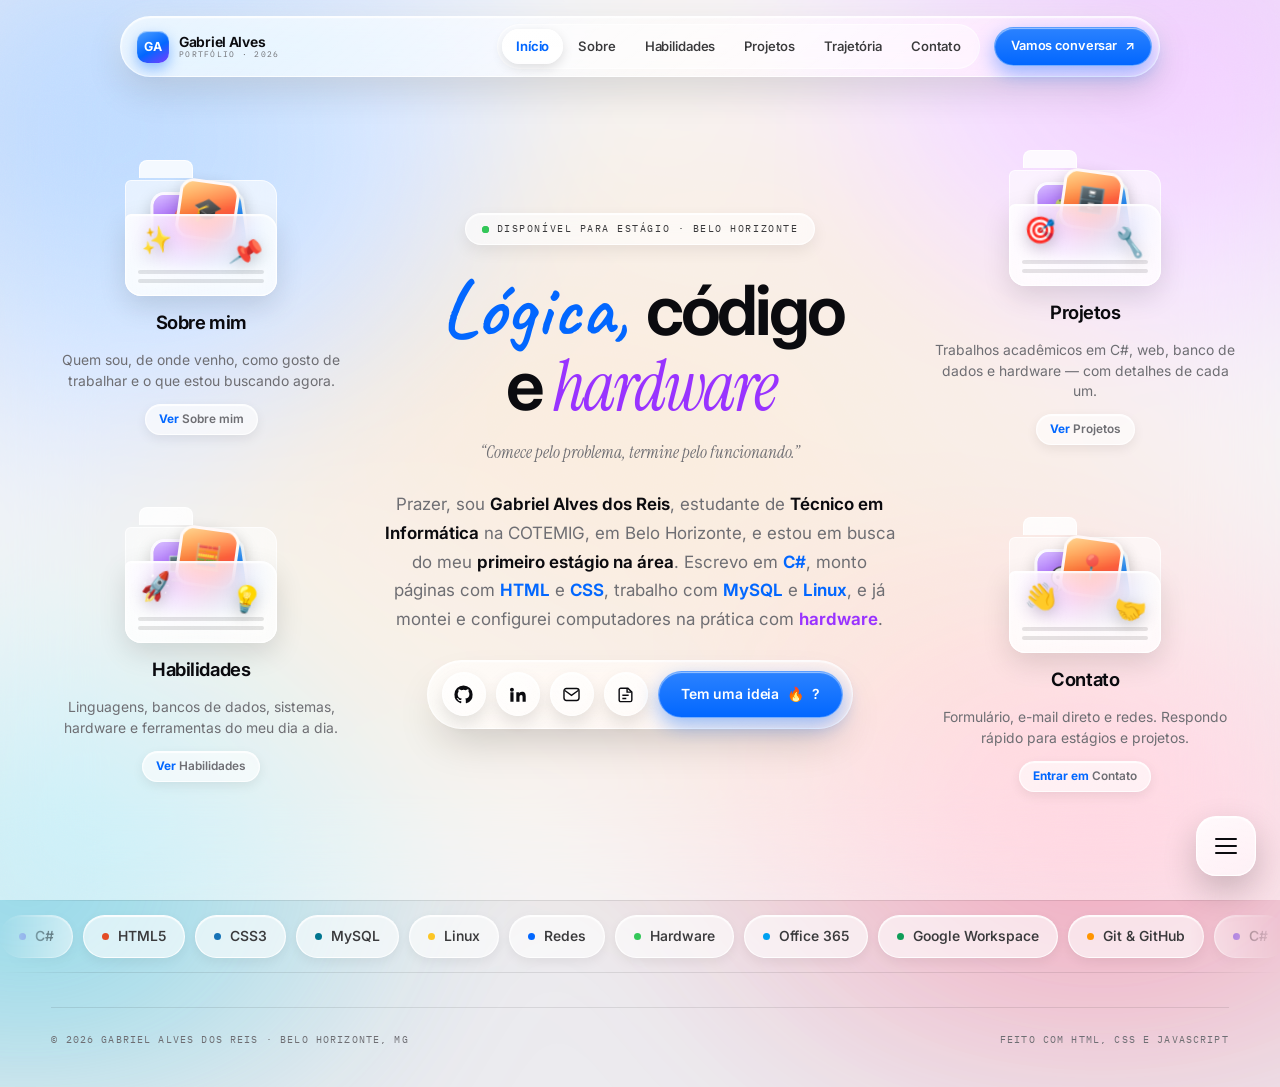
<file: index.html>
<!DOCTYPE html>
<html lang="pt-BR" class="js">
<head>
<meta charset="UTF-8">
<meta name="viewport" content="width=device-width, initial-scale=1">
<title>Gabriel Alves dos Reis — Portfólio</title>
<meta name="description" content="Portfólio de Gabriel Alves dos Reis, estudante de Técnico em Informática em Belo Horizonte. C#, HTML, CSS, MySQL, Linux e hardware.">
<meta name="theme-color" content="#ecebef">
<link rel="icon" href="data:image/svg+xml,%3Csvg xmlns='http://www.w3.org/2000/svg' viewBox='0 0 64 64'%3E%3Crect width='64' height='64' rx='16' fill='%230267ff'/%3E%3Ctext x='32' y='42' font-family='Arial' font-size='30' font-weight='700' fill='%23fff' text-anchor='middle'%3EGA%3C/text%3E%3C/svg%3E">
<link rel="preconnect" href="https://fonts.googleapis.com">
<link rel="preconnect" href="https://fonts.gstatic.com" crossorigin>
<link href="https://fonts.googleapis.com/css2?family=Caveat:wght@600&family=IBM+Plex+Mono:wght@400;500&family=Inter:wght@400;500;600;700&family=Instrument+Serif:ital@0;1&display=swap" rel="stylesheet">
<link rel="stylesheet" href="style.css">
</head>
<body>
<a class="skip" href="#main">Pular para o conteúdo</a>

<div class="wallpaper" aria-hidden="true"></div>
<div class="frost" aria-hidden="true"></div>
<div class="grain" aria-hidden="true"></div>
<div class="progress" aria-hidden="true"></div>
<div class="veil" aria-hidden="true"></div>
<div class="cursor" aria-hidden="true"></div>
<div class="cursor-dot" aria-hidden="true"></div>

<!-- ============ TOPO ============ -->
<header class="topbar">
  <nav class="nav" aria-label="Navegação principal">
    <a class="brand" href="index.html">
      <span class="brand-mark">GA</span>
      <span class="brand-txt"><b>Gabriel Alves</b><span>Portfólio · 2026</span></span>
    </a>
    <div class="nav-links">
      <span class="nav-pill" aria-hidden="true"></span>
      <a class="nav-link" href="index.html">Início</a>
      <a class="nav-link" href="sobre.html">Sobre</a>
      <a class="nav-link" href="habilidades.html">Habilidades</a>
      <a class="nav-link" href="projetos.html">Projetos</a>
      <a class="nav-link" href="trajetoria.html">Trajetória</a>
      <a class="nav-link" href="contato.html">Contato</a>
    </div>
    <a class="btn btn-primary btn-sm" href="contato.html">Vamos conversar <span class="ico ico-n">↗</span></a>
  </nav>
</header>

<main id="main" class="home">
  <div class="home-grid">

    <!-- coluna esquerda -->
    <div class="col-folders">
      <a class="app" href="sobre.html" aria-label="Abrir página Sobre mim">
        <div class="folder">
          <span class="folder-tab"></span>
          <span class="folder-back"></span>
          <span class="tile tile-1">🧑‍💻</span>
          <span class="tile tile-2">📍</span>
          <span class="tile tile-3">🎓</span>
          <span class="folder-front">
            <span class="sticker st-a">✨</span>
            <span class="sticker st-b">📌</span>
            <span class="fl"></span><span class="fl"></span>
          </span>
        </div>
        <h2 class="app-title">Sobre mim</h2>
        <p class="app-desc">Quem sou, de onde venho, como gosto de trabalhar e o que estou buscando agora.</p>
        <span class="app-label"><b>Ver </b>Sobre mim</span>
      </a>

      <a class="app" href="habilidades.html" aria-label="Abrir página Habilidades">
        <div class="folder">
          <span class="folder-tab"></span>
          <span class="folder-back"></span>
          <span class="tile tile-1">⚡</span>
          <span class="tile tile-2">🖥️</span>
          <span class="tile tile-3">🧮</span>
          <span class="folder-front">
            <span class="sticker st-a">🚀</span>
            <span class="sticker st-b">💡</span>
            <span class="fl"></span><span class="fl"></span>
          </span>
        </div>
        <h2 class="app-title">Habilidades</h2>
        <p class="app-desc">Linguagens, bancos de dados, sistemas, hardware e ferramentas do meu dia a dia.</p>
        <span class="app-label"><b>Ver </b>Habilidades</span>
      </a>
    </div>

    <!-- centro -->
    <div class="home-center">
      <span class="home-eyebrow rv in"><span class="pulse"></span> Disponível para estágio · Belo Horizonte</span>

      <h1 class="home-title rv in">
        <span class="hand">Lógica,</span> código
        <span class="w">e <em class="serif">hardware</em></span>
      </h1>

      <p class="home-quote rv in" style="--d:120ms">“Comece pelo problema, termine pelo funcionando.”</p>

      <p class="home-desc rv in" style="--d:180ms">
        Prazer, sou <b>Gabriel Alves dos Reis</b>, estudante de <b>Técnico em Informática</b> na
        COTEMIG, em Belo Horizonte, e estou em busca do meu <b>primeiro estágio na área</b>.
        Escrevo em <span class="tech">C#</span>, monto páginas com <span class="tech">HTML</span> e
        <span class="tech">CSS</span>, trabalho com <span class="tech">MySQL</span> e
        <span class="tech">Linux</span>, e já montei e configurei computadores na prática com
        <span class="tool">hardware</span>.
      </p>

      <div class="social-pill rv-s in" style="--d:260ms">
        <a class="ico-btn soc" href="https://github.com/SEU-USUARIO" target="_blank" rel="noopener" aria-label="GitHub">
          <svg viewBox="0 0 24 24" fill="currentColor" aria-hidden="true"><path d="M12 .5A11.5 11.5 0 0 0 .5 12a11.5 11.5 0 0 0 7.86 10.92c.58.1.79-.25.79-.56v-2c-3.2.7-3.88-1.37-3.88-1.37-.53-1.35-1.3-1.71-1.3-1.71-1.05-.72.08-.71.08-.71 1.16.08 1.77 1.2 1.77 1.2 1.03 1.78 2.71 1.27 3.37.97.1-.75.4-1.27.73-1.56-2.56-.3-5.25-1.28-5.25-5.7 0-1.26.45-2.3 1.19-3.1-.12-.3-.52-1.48.11-3.08 0 0 .97-.31 3.18 1.18a11 11 0 0 1 5.8 0c2.2-1.49 3.17-1.18 3.17-1.18.63 1.6.23 2.79.11 3.08.74.8 1.19 1.84 1.19 3.1 0 4.43-2.7 5.4-5.27 5.69.41.36.78 1.07.78 2.16v3.2c0 .31.2.67.8.56A11.5 11.5 0 0 0 23.5 12 11.5 11.5 0 0 0 12 .5Z"/></svg>
          <span class="tip">GitHub</span>
        </a>
        <a class="ico-btn soc" href="https://www.linkedin.com/in/SEU-USUARIO" target="_blank" rel="noopener" aria-label="LinkedIn">
          <svg viewBox="0 0 24 24" fill="currentColor" aria-hidden="true"><path d="M4.98 3.5a2.5 2.5 0 1 1 0 5 2.5 2.5 0 0 1 0-5ZM3 9h4v12H3V9Zm7 0h3.8v1.64h.05c.53-1 1.83-2.06 3.77-2.06 4.03 0 4.78 2.65 4.78 6.1V21h-4v-5.4c0-1.29-.02-2.95-1.8-2.95-1.8 0-2.08 1.4-2.08 2.85V21h-4V9Z"/></svg>
          <span class="tip">LinkedIn</span>
        </a>
        <a class="ico-btn soc" href="mailto:gabrie.reis2009@gmail.com" aria-label="E-mail">
          <svg viewBox="0 0 24 24" fill="none" stroke="currentColor" stroke-width="1.8" aria-hidden="true"><rect x="2.5" y="4.5" width="19" height="15" rx="3"/><path d="m3.5 7 8.5 6 8.5-6"/></svg>
          <span class="tip">E-mail</span>
        </a>
        <a class="ico-btn soc" href="trajetoria.html" aria-label="Trajetória">
          <svg viewBox="0 0 24 24" fill="none" stroke="currentColor" stroke-width="1.8" aria-hidden="true"><path d="M4 19V6a2 2 0 0 1 2-2h9l5 5v10a2 2 0 0 1-2 2H6a2 2 0 0 1-2-2Z"/><path d="M14 4v5h5M8 13h8M8 17h5"/></svg>
          <span class="tip">Trajetória</span>
        </a>
        <a class="btn btn-primary" href="contato.html">Tem uma ideia <span aria-hidden="true">🔥</span>?</a>
      </div>
    </div>

    <!-- coluna direita -->
    <div class="col-folders">
      <a class="app" href="projetos.html" aria-label="Abrir página Projetos">
        <div class="folder">
          <span class="folder-tab"></span>
          <span class="folder-back"></span>
          <span class="tile tile-1">🧩</span>
          <span class="tile tile-2">🐍</span>
          <span class="tile tile-3">🗄️</span>
          <span class="folder-front">
            <span class="sticker st-a">🎯</span>
            <span class="sticker st-b">🔧</span>
            <span class="fl"></span><span class="fl"></span>
          </span>
        </div>
        <h2 class="app-title">Projetos</h2>
        <p class="app-desc">Trabalhos acadêmicos em C#, web, banco de dados e hardware — com detalhes de cada um.</p>
        <span class="app-label"><b>Ver </b>Projetos</span>
      </a>

      <a class="app" href="contato.html" aria-label="Abrir página Contato">
        <div class="folder">
          <span class="folder-tab"></span>
          <span class="folder-back"></span>
          <span class="tile tile-1">✉️</span>
          <span class="tile tile-2">💬</span>
          <span class="tile tile-3">📍</span>
          <span class="folder-front">
            <span class="sticker st-a">👋</span>
            <span class="sticker st-b">🤝</span>
            <span class="fl"></span><span class="fl"></span>
          </span>
        </div>
        <h2 class="app-title">Contato</h2>
        <p class="app-desc">Formulário, e-mail direto e redes. Respondo rápido para estágios e projetos.</p>
        <span class="app-label"><b>Entrar em </b>Contato</span>
      </a>
    </div>

  </div>
</main>

<div class="marquee" aria-hidden="true">
  <div class="mq-track">
    <span class="mq-item" style="--dot:#7950f2"><i></i>C#</span>
    <span class="mq-item" style="--dot:#e34c26"><i></i>HTML5</span>
    <span class="mq-item" style="--dot:#1572b6"><i></i>CSS3</span>
    <span class="mq-item" style="--dot:#00758f"><i></i>MySQL</span>
    <span class="mq-item" style="--dot:#fcc624"><i></i>Linux</span>
    <span class="mq-item" style="--dot:#0267ff"><i></i>Redes</span>
    <span class="mq-item" style="--dot:#34c759"><i></i>Hardware</span>
    <span class="mq-item" style="--dot:#00a1f1"><i></i>Office 365</span>
    <span class="mq-item" style="--dot:#0f9d58"><i></i>Google Workspace</span>
    <span class="mq-item" style="--dot:#ff9500"><i></i>Git & GitHub</span>
    <span class="mq-item" style="--dot:#7950f2"><i></i>C#</span>
    <span class="mq-item" style="--dot:#e34c26"><i></i>HTML5</span>
    <span class="mq-item" style="--dot:#1572b6"><i></i>CSS3</span>
    <span class="mq-item" style="--dot:#00758f"><i></i>MySQL</span>
    <span class="mq-item" style="--dot:#fcc624"><i></i>Linux</span>
    <span class="mq-item" style="--dot:#0267ff"><i></i>Redes</span>
    <span class="mq-item" style="--dot:#34c759"><i></i>Hardware</span>
    <span class="mq-item" style="--dot:#00a1f1"><i></i>Office 365</span>
    <span class="mq-item" style="--dot:#0f9d58"><i></i>Google Workspace</span>
    <span class="mq-item" style="--dot:#ff9500"><i></i>Git & GitHub</span>
  </div>
</div>

<footer class="foot">
  <span>© 2026 Gabriel Alves dos Reis · Belo Horizonte, MG</span>
  <span>Feito com HTML, CSS e JavaScript</span>
</footer>

<!-- ============ MENU FLUTUANTE ============ -->
<div class="dock">
  <div class="dock-panel" id="dockPanel" aria-hidden="true">
    <div class="dock-grp">
      <span class="dock-hd">Páginas</span>
      <a href="index.html"><span>Início</span><span class="arr">→</span></a>
      <a href="sobre.html"><span>Sobre mim</span><span class="arr">→</span></a>
      <a href="habilidades.html"><span>Habilidades</span><span class="arr">→</span></a>
      <a href="projetos.html"><span>Projetos</span><span class="arr">→</span></a>
      <a href="trajetoria.html"><span>Trajetória</span><span class="arr">→</span></a>
      <a href="contato.html"><span>Contato</span><span class="arr">→</span></a>
    </div>
    <div class="dock-grp">
      <span class="dock-hd">Atalhos</span>
      <div class="dock-row">
        <span>Reduzir animações</span>
        <button class="switch" data-action="calm" aria-checked="false" aria-label="Reduzir animações"></button>
      </div>
      <div class="dock-row">
        <span id="clock">--:--</span>
        <span style="font-family:var(--mono);font-size:.68rem;color:var(--muted)">Belo Horizonte</span>
      </div>
    </div>
  </div>
  <button class="dock-btn" aria-label="Abrir menu" aria-expanded="false" aria-controls="dockPanel">
    <span></span><span></span><span></span>
  </button>
</div>

<script>
  (function () {
    var el = document.getElementById("clock");
    if (!el) return;
    function tick() {
      var d = new Date();
      el.textContent = d.toLocaleTimeString("pt-BR", { hour: "2-digit", minute: "2-digit" });
    }
    tick(); setInterval(tick, 20000);
  })();
</script>
<script src="main.js"></script>
</body>
</html>
</file>
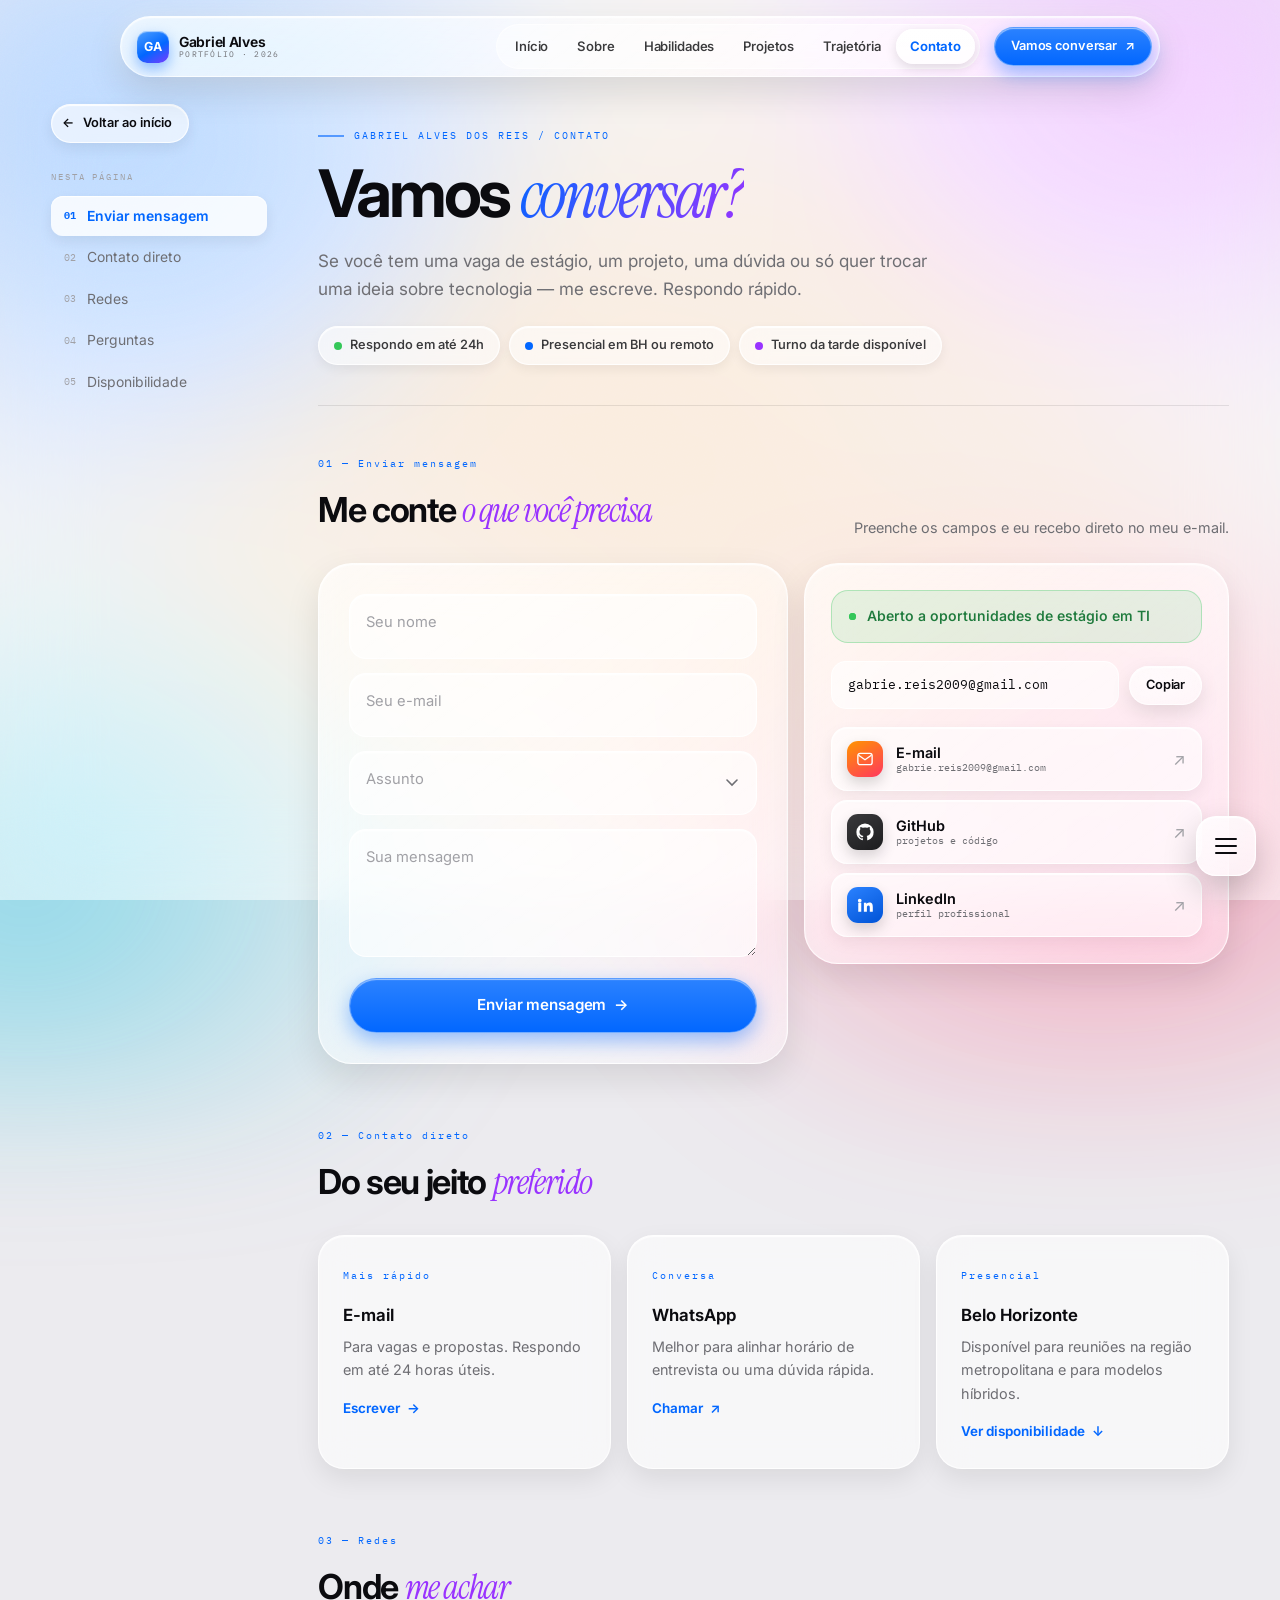
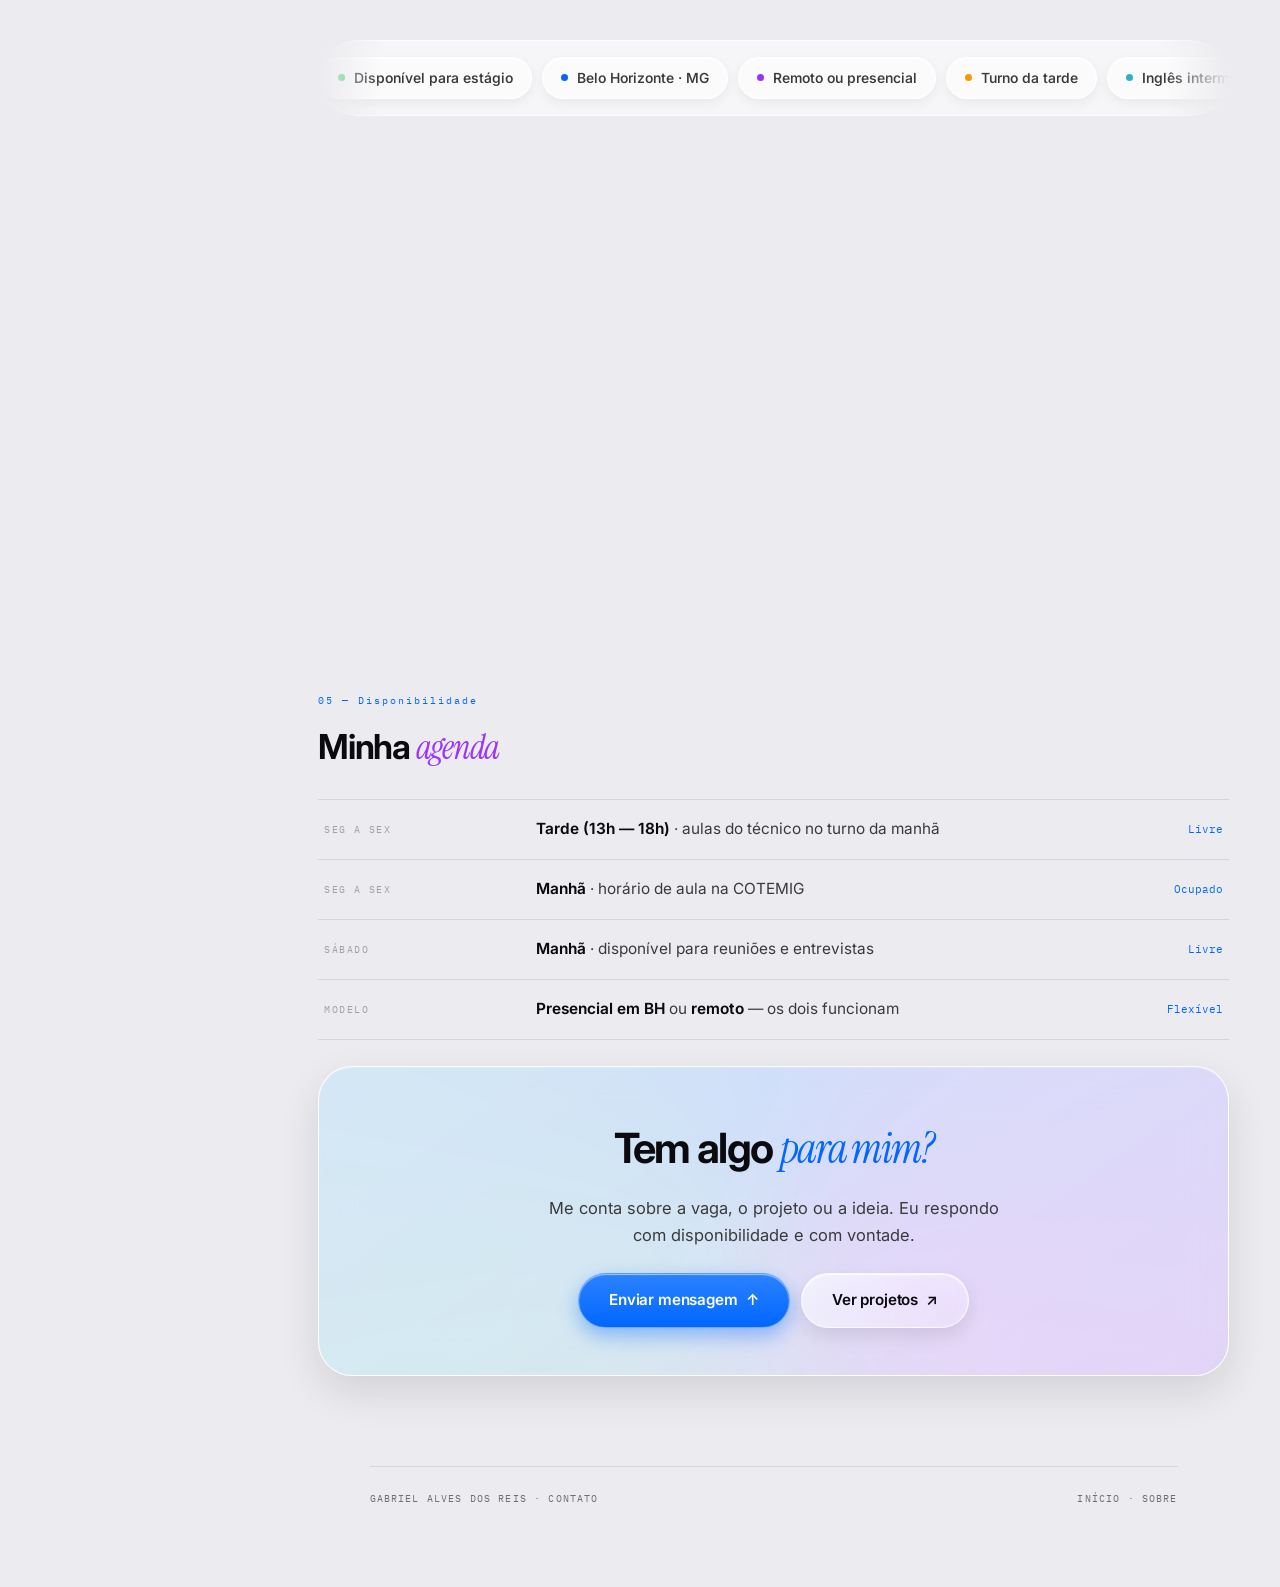
<file: contato.html>
<!DOCTYPE html>
<html lang="pt-BR" class="js">
<head>
<meta charset="UTF-8">
<meta name="viewport" content="width=device-width, initial-scale=1">
<title>Contato — Gabriel Alves dos Reis</title>
<meta name="description" content="Entre em contato com Gabriel Alves dos Reis: formulário, e-mail, GitHub e LinkedIn. Disponível para estágios e projetos em Belo Horizonte.">
<meta name="theme-color" content="#ecebef">
<link rel="icon" href="data:image/svg+xml,%3Csvg xmlns='http://www.w3.org/2000/svg' viewBox='0 0 64 64'%3E%3Crect width='64' height='64' rx='16' fill='%230267ff'/%3E%3Ctext x='32' y='42' font-family='Arial' font-size='30' font-weight='700' fill='%23fff' text-anchor='middle'%3EGA%3C/text%3E%3C/svg%3E">
<link rel="preconnect" href="https://fonts.googleapis.com">
<link rel="preconnect" href="https://fonts.gstatic.com" crossorigin>
<link href="https://fonts.googleapis.com/css2?family=Caveat:wght@600&family=IBM+Plex+Mono:wght@400;500&family=Inter:wght@400;500;600;700&family=Instrument+Serif:ital@0;1&display=swap" rel="stylesheet">
<link rel="stylesheet" href="style.css">
</head>
<body>
<a class="skip" href="#conteudo">Pular para o conteúdo</a>

<div class="wallpaper" aria-hidden="true"></div>
<div class="frost" aria-hidden="true"></div>
<div class="grain" aria-hidden="true"></div>
<div class="progress" aria-hidden="true"></div>
<div class="veil" aria-hidden="true"></div>
<div class="cursor" aria-hidden="true"></div>
<div class="cursor-dot" aria-hidden="true"></div>

<header class="topbar">
  <nav class="nav" aria-label="Navegação principal">
    <a class="brand" href="index.html">
      <span class="brand-mark">GA</span>
      <span class="brand-txt"><b>Gabriel Alves</b><span>Portfólio · 2026</span></span>
    </a>
    <div class="nav-links">
      <span class="nav-pill" aria-hidden="true"></span>
      <a class="nav-link" href="index.html">Início</a>
      <a class="nav-link" href="sobre.html">Sobre</a>
      <a class="nav-link" href="habilidades.html">Habilidades</a>
      <a class="nav-link" href="projetos.html">Projetos</a>
      <a class="nav-link" href="trajetoria.html">Trajetória</a>
      <a class="nav-link" href="contato.html">Contato</a>
    </div>
    <a class="btn btn-primary btn-sm" href="contato.html">Vamos conversar <span class="ico ico-n">↗</span></a>
  </nav>
</header>

<div class="page">
  <div class="page-shell">

    <aside class="side">
      <a class="back-link" href="index.html"><span class="ico">←</span> Voltar ao início</a>
      <span class="side-label">Nesta página</span>
      <nav class="side-nav" aria-label="Seções desta página">
        <a href="#mensagens"><span>01</span> Enviar mensagem</a>
        <a href="#direto"><span>02</span> Contato direto</a>
        <a href="#redes"><span>03</span> Redes</a>
        <a href="#faq"><span>04</span> Perguntas</a>
        <a href="#disponibilidade"><span>05</span> Disponibilidade</a>
      </nav>
    </aside>

    <main id="conteudo">
      <header class="page-hero">
        <p class="eyebrow">Gabriel Alves dos Reis / Contato</p>
        <h1 class="page-title rv in">Vamos <em>conversar?</em></h1>
        <p class="page-lead rv in" style="--d:140ms">
          Se você tem uma vaga de estágio, um projeto, uma dúvida ou só quer trocar uma ideia sobre
          tecnologia — me escreve. Respondo rápido.
        </p>
        <div class="hero-meta rv-s in" style="--d:210ms">
          <span class="chip" style="--dot:#34c759"><i></i> Respondo em até 24h</span>
          <span class="chip" style="--dot:#0267ff"><i></i> Presencial em BH ou remoto</span>
          <span class="chip" style="--dot:#9933ff"><i></i> Turno da tarde disponível</span>
        </div>
      </header>

      <!-- 01 FORMULÁRIO -->
      <section class="sec" id="mensagens" aria-labelledby="h-msg">
        <div class="sec-head rv">
          <div>
            <span class="sec-num">01 — Enviar mensagem</span>
            <h2 class="sec-title" id="h-msg">Me conte <em>o que você precisa</em></h2>
          </div>
          <p class="sec-note">Preenche os campos e eu recebo direto no meu e-mail.</p>
        </div>

        <div class="contact-grid">
          <form class="card form-card rv" data-form novalidate>
            <div class="field">
              <input type="text" id="nome" name="nome" required autocomplete="name" placeholder=" ">
              <label for="nome">Seu nome</label>
              <span class="msg">Como posso te chamar?</span>
            </div>
            <div class="field">
              <input type="email" id="email" name="email" required autocomplete="email" placeholder=" ">
              <label for="email">Seu e-mail</label>
              <span class="msg">Digite um e-mail válido (ex.: ana@empresa.com)</span>
            </div>
            <div class="field">
              <select id="assunto" name="assunto" required>
                <option value="" selected disabled></option>
                <option>Vaga de estágio</option>
                <option>Projeto / freela</option>
                <option>Dúvida técnica</option>
                <option>Parceria</option>
                <option>Só uma mensagem</option>
              </select>
              <label for="assunto">Assunto</label>
              <span class="msg">Escolha um assunto</span>
            </div>
            <div class="field">
              <textarea id="mensagem" name="mensagem" required placeholder=" "></textarea>
              <label for="mensagem">Sua mensagem</label>
              <span class="msg">Escreve ao menos algumas palavras 🙂</span>
            </div>

            <button class="btn btn-primary btn-block btn-lg" type="submit">
              <span data-label>Enviar mensagem</span> <span class="ico ico-e">→</span>
            </button>

            <div class="form-ok" role="status">
              <span class="tick">✓</span>
              <span>Pronto! Sua mensagem foi preparada. Se o aplicativo de e-mail não abrir, escreva direto para <b>gabrie.reis2009@gmail.com</b>.</span>
            </div>
          </form>

          <div class="card rv" style="--d:120ms">
            <div class="avail"><span class="pulse" aria-hidden="true"></span> Aberto a oportunidades de estágio em TI</div>

            <div class="copy-row">
              <span class="mail">gabrie.reis2009@gmail.com</span>
              <button class="btn btn-sm" data-copy="gabrie.reis2009@gmail.com"><span data-label>Copiar</span></button>
            </div>

            <div class="social-list">
              <a href="mailto:gabrie.reis2009@gmail.com">
                <span class="sl-ico" style="--gl:linear-gradient(150deg,#ff9500,#ff375f)">
                  <svg viewBox="0 0 24 24" fill="none" stroke="currentColor" stroke-width="1.8"><rect x="2.5" y="4.5" width="19" height="15" rx="3"/><path d="m3.5 7 8.5 6 8.5-6"/></svg>
                </span>
                <span class="sl-txt"><b>E-mail</b><span>gabrie.reis2009@gmail.com</span></span>
                <span class="sl-go">↗</span>
              </a>
              <a href="https://github.com/SEU-USUARIO" target="_blank" rel="noopener">
                <span class="sl-ico" style="--gl:linear-gradient(150deg,#3a3a3c,#1c1c1e)">
                  <svg viewBox="0 0 24 24" fill="currentColor"><path d="M12 .5A11.5 11.5 0 0 0 .5 12a11.5 11.5 0 0 0 7.86 10.92c.58.1.79-.25.79-.56v-2c-3.2.7-3.88-1.37-3.88-1.37-.53-1.35-1.3-1.71-1.3-1.71-1.05-.72.08-.71.08-.71 1.16.08 1.77 1.2 1.77 1.2 1.03 1.78 2.71 1.27 3.37.97.1-.75.4-1.27.73-1.56-2.56-.3-5.25-1.28-5.25-5.7 0-1.26.45-2.3 1.19-3.1-.12-.3-.52-1.48.11-3.08 0 0 .97-.31 3.18 1.18a11 11 0 0 1 5.8 0c2.2-1.49 3.17-1.18 3.17-1.18.63 1.6.23 2.79.11 3.08.74.8 1.19 1.84 1.19 3.1 0 4.43-2.7 5.4-5.27 5.69.41.36.78 1.07.78 2.16v3.2c0 .31.2.67.8.56A11.5 11.5 0 0 0 23.5 12 11.5 11.5 0 0 0 12 .5Z"/></svg>
                </span>
                <span class="sl-txt"><b>GitHub</b><span>projetos e código</span></span>
                <span class="sl-go">↗</span>
              </a>
              <a href="https://www.linkedin.com/in/SEU-USUARIO" target="_blank" rel="noopener">
                <span class="sl-ico" style="--gl:linear-gradient(150deg,#2b82ff,#0053d6)">
                  <svg viewBox="0 0 24 24" fill="currentColor"><path d="M4.98 3.5a2.5 2.5 0 1 1 0 5 2.5 2.5 0 0 1 0-5ZM3 9h4v12H3V9Zm7 0h3.8v1.64h.05c.53-1 1.83-2.06 3.77-2.06 4.03 0 4.78 2.65 4.78 6.1V21h-4v-5.4c0-1.29-.02-2.95-1.8-2.95-1.8 0-2.08 1.4-2.08 2.85V21h-4V9Z"/></svg>
                </span>
                <span class="sl-txt"><b>LinkedIn</b><span>perfil profissional</span></span>
                <span class="sl-go">↗</span>
              </a>
            </div>
          </div>
        </div>
      </section>

      <!-- 02 DIRETO -->
      <section class="sec" id="direto" aria-labelledby="h-dir">
        <div class="sec-head rv">
          <div>
            <span class="sec-num">02 — Contato direto</span>
            <h2 class="sec-title" id="h-dir">Do seu jeito <em>preferido</em></h2>
          </div>
        </div>
        <div class="grid g3">
          <article class="soft-card rv">
            <span class="sec-num">Mais rápido</span>
            <h3 style="font-size:1.05rem;font-weight:650;margin:8px 0 6px">E-mail</h3>
            <p style="color:var(--muted);font-size:.9rem;margin:0 0 12px">Para vagas e propostas. Respondo em até 24 horas úteis.</p>
            <a class="link-btn" href="mailto:gabrie.reis2009@gmail.com">Escrever <span class="ico ico-e">→</span></a>
          </article>
          <article class="soft-card rv" style="--d:90ms">
            <span class="sec-num">Conversa</span>
            <h3 style="font-size:1.05rem;font-weight:650;margin:8px 0 6px">WhatsApp</h3>
            <p style="color:var(--muted);font-size:.9rem;margin:0 0 12px">Melhor para alinhar horário de entrevista ou uma dúvida rápida.</p>
            <a class="link-btn" href="https://wa.me/5531900000000" target="_blank" rel="noopener">Chamar <span class="ico ico-n">↗</span></a>
          </article>
          <article class="soft-card rv" style="--d:180ms">
            <span class="sec-num">Presencial</span>
            <h3 style="font-size:1.05rem;font-weight:650;margin:8px 0 6px">Belo Horizonte</h3>
            <p style="color:var(--muted);font-size:.9rem;margin:0 0 12px">Disponível para reuniões na região metropolitana e para modelos híbridos.</p>
            <a class="link-btn" href="#disponibilidade">Ver disponibilidade <span class="ico ico-s">↓</span></a>
          </article>
        </div>
      </section>

      <!-- 03 REDES -->
      <section class="sec" id="redes" aria-labelledby="h-red">
        <div class="sec-head rv">
          <div>
            <span class="sec-num">03 — Redes</span>
            <h2 class="sec-title" id="h-red">Onde <em>me achar</em></h2>
          </div>
        </div>
        <div class="marquee rv" style="border-radius:999px;border:1px solid rgba(255,255,255,.7);background:rgba(255,255,255,.5);padding:16px 0">
          <div class="mq-track">
            <span class="mq-item" style="--dot:#34c759"><i></i> Disponível para estágio</span>
            <span class="mq-item" style="--dot:#0267ff"><i></i> Belo Horizonte · MG</span>
            <span class="mq-item" style="--dot:#9933ff"><i></i> Remoto ou presencial</span>
            <span class="mq-item" style="--dot:#ff9500"><i></i> Turno da tarde</span>
            <span class="mq-item" style="--dot:#30b0c7"><i></i> Inglês intermediário</span>
            <span class="mq-item" style="--dot:#34c759"><i></i> Disponível para estágio</span>
            <span class="mq-item" style="--dot:#0267ff"><i></i> Belo Horizonte · MG</span>
            <span class="mq-item" style="--dot:#9933ff"><i></i> Remoto ou presencial</span>
            <span class="mq-item" style="--dot:#ff9500"><i></i> Turno da tarde</span>
            <span class="mq-item" style="--dot:#30b0c7"><i></i> Inglês intermediário</span>
          </div>
        </div>
      </section>

      <!-- 04 FAQ -->
      <section class="sec" id="faq" aria-labelledby="h-faq">
        <div class="sec-head rv">
          <div>
            <span class="sec-num">04 — Perguntas</span>
            <h2 class="sec-title" id="h-faq">Antes de <em>escrever</em></h2>
          </div>
        </div>
        <div class="acc rv">
          <div class="acc-item">
            <button class="acc-q">Você está aceitando estágio agora? <span class="plus" aria-hidden="true"></span></button>
            <div class="acc-a"><p>Sim. Estou em busca do meu primeiro estágio em TI desde já, presencial em Belo Horizonte ou remoto, no turno da tarde ou em horário flexível.</p></div>
          </div>
          <div class="acc-item">
            <button class="acc-q">Quais tecnologias você já usa? <span class="plus" aria-hidden="true"></span></button>
            <div class="acc-a"><p>C# para lógica e aplicações de console, HTML e CSS para web, MySQL para banco de dados, Linux e redes para sistema, além de prática de hardware. Estou estudando JavaScript e Git/GitHub. Detalhes na <a href="habilidades.html" style="color:var(--blue);font-weight:600">página de habilidades</a>.</p></div>
          </div>
          <div class="acc-item">
            <button class="acc-q">Faz projetos fora da escola? <span class="plus" aria-hidden="true"></span></button>
            <div class="acc-a"><p>Fazo. Além dos projetos do curso, ajudo colegas e familiares com montagem e manutenção de computadores, e estou publicando meus estudos no GitHub.</p></div>
          </div>
          <div class="acc-item">
            <button class="acc-q">Como funciona o processo seletivo? <span class="plus" aria-hidden="true"></span></button>
            <div class="acc-a"><p>Me mande a descrição da vaga pelo formulário ou e-mail. Eu respondo com meu currículo e disponibilidade, e estou disponível para entrevista presencial em BH ou por videochamada.</p></div>
          </div>
          <div class="acc-item">
            <button class="acc-q">Quanto tempo você leva para responder? <span class="plus" aria-hidden="true"></span></button>
            <div class="acc-a"><p>Normalmente em até 24 horas úteis. Se for urgente, chame no WhatsApp — está no bloco de contato direto logo acima.</p></div>
          </div>
        </div>
      </section>

      <!-- 05 DISPONIBILIDADE -->
      <section class="sec" id="disponibilidade" aria-labelledby="h-disp">
        <div class="sec-head rv">
          <div>
            <span class="sec-num">05 — Disponibilidade</span>
            <h2 class="sec-title" id="h-disp">Minha <em>agenda</em></h2>
          </div>
        </div>
        <div class="rows rv">
          <div class="row"><span class="row-k">Seg a Sex</span><span class="row-v"><b>Tarde (13h — 18h)</b> · aulas do técnico no turno da manhã</span><span class="row-a">Livre</span></div>
          <div class="row"><span class="row-k">Seg a Sex</span><span class="row-v"><b>Manhã</b> · horário de aula na COTEMIG</span><span class="row-a">Ocupado</span></div>
          <div class="row"><span class="row-k">Sábado</span><span class="row-v"><b>Manhã</b> · disponível para reuniões e entrevistas</span><span class="row-a">Livre</span></div>
          <div class="row"><span class="row-k">Modelo</span><span class="row-v"><b>Presencial em BH</b> ou <b>remoto</b> — os dois funcionam</span><span class="row-a">Flexível</span></div>
        </div>

        <div class="cta glass rv" style="margin-top:26px">
          <h2>Tem algo <em>para mim?</em></h2>
          <p>Me conta sobre a vaga, o projeto ou a ideia. Eu respondo com disponibilidade e com vontade.</p>
          <div class="cta-acts">
            <a class="btn btn-primary btn-lg" href="#mensagens">Enviar mensagem <span class="ico ico-e">↑</span></a>
            <a class="btn btn-lg" href="projetos.html">Ver projetos <span class="ico ico-n">↗</span></a>
          </div>
        </div>
      </section>

      <footer class="foot">
        <span>Gabriel Alves dos Reis · Contato</span>
        <span><a href="index.html">Início</a> · <a href="sobre.html">Sobre</a></span>
      </footer>
    </main>
  </div>
</div>

<div class="dock">
  <div class="dock-panel" id="dockPanel" aria-hidden="true">
    <div class="dock-grp">
      <span class="dock-hd">Páginas</span>
      <a href="index.html"><span>Início</span><span class="arr">→</span></a>
      <a href="sobre.html"><span>Sobre mim</span><span class="arr">→</span></a>
      <a href="habilidades.html"><span>Habilidades</span><span class="arr">→</span></a>
      <a href="projetos.html"><span>Projetos</span><span class="arr">→</span></a>
      <a href="trajetoria.html"><span>Trajetória</span><span class="arr">→</span></a>
      <a href="contato.html"><span>Contato</span><span class="arr">→</span></a>
    </div>
    <div class="dock-grp">
      <span class="dock-hd">Atalhos</span>
      <div class="dock-row"><span>Reduzir animações</span><button class="switch" data-action="calm" aria-checked="false" aria-label="Reduzir animações"></button></div>
      <div class="dock-row"><span>gabrie.reis2009@gmail.com</span></div>
    </div>
  </div>
  <button class="dock-btn" aria-label="Abrir menu" aria-expanded="false" aria-controls="dockPanel">
    <span></span><span></span><span></span>
  </button>
</div>

<script src="main.js"></script>
</body>
</html>
</file>
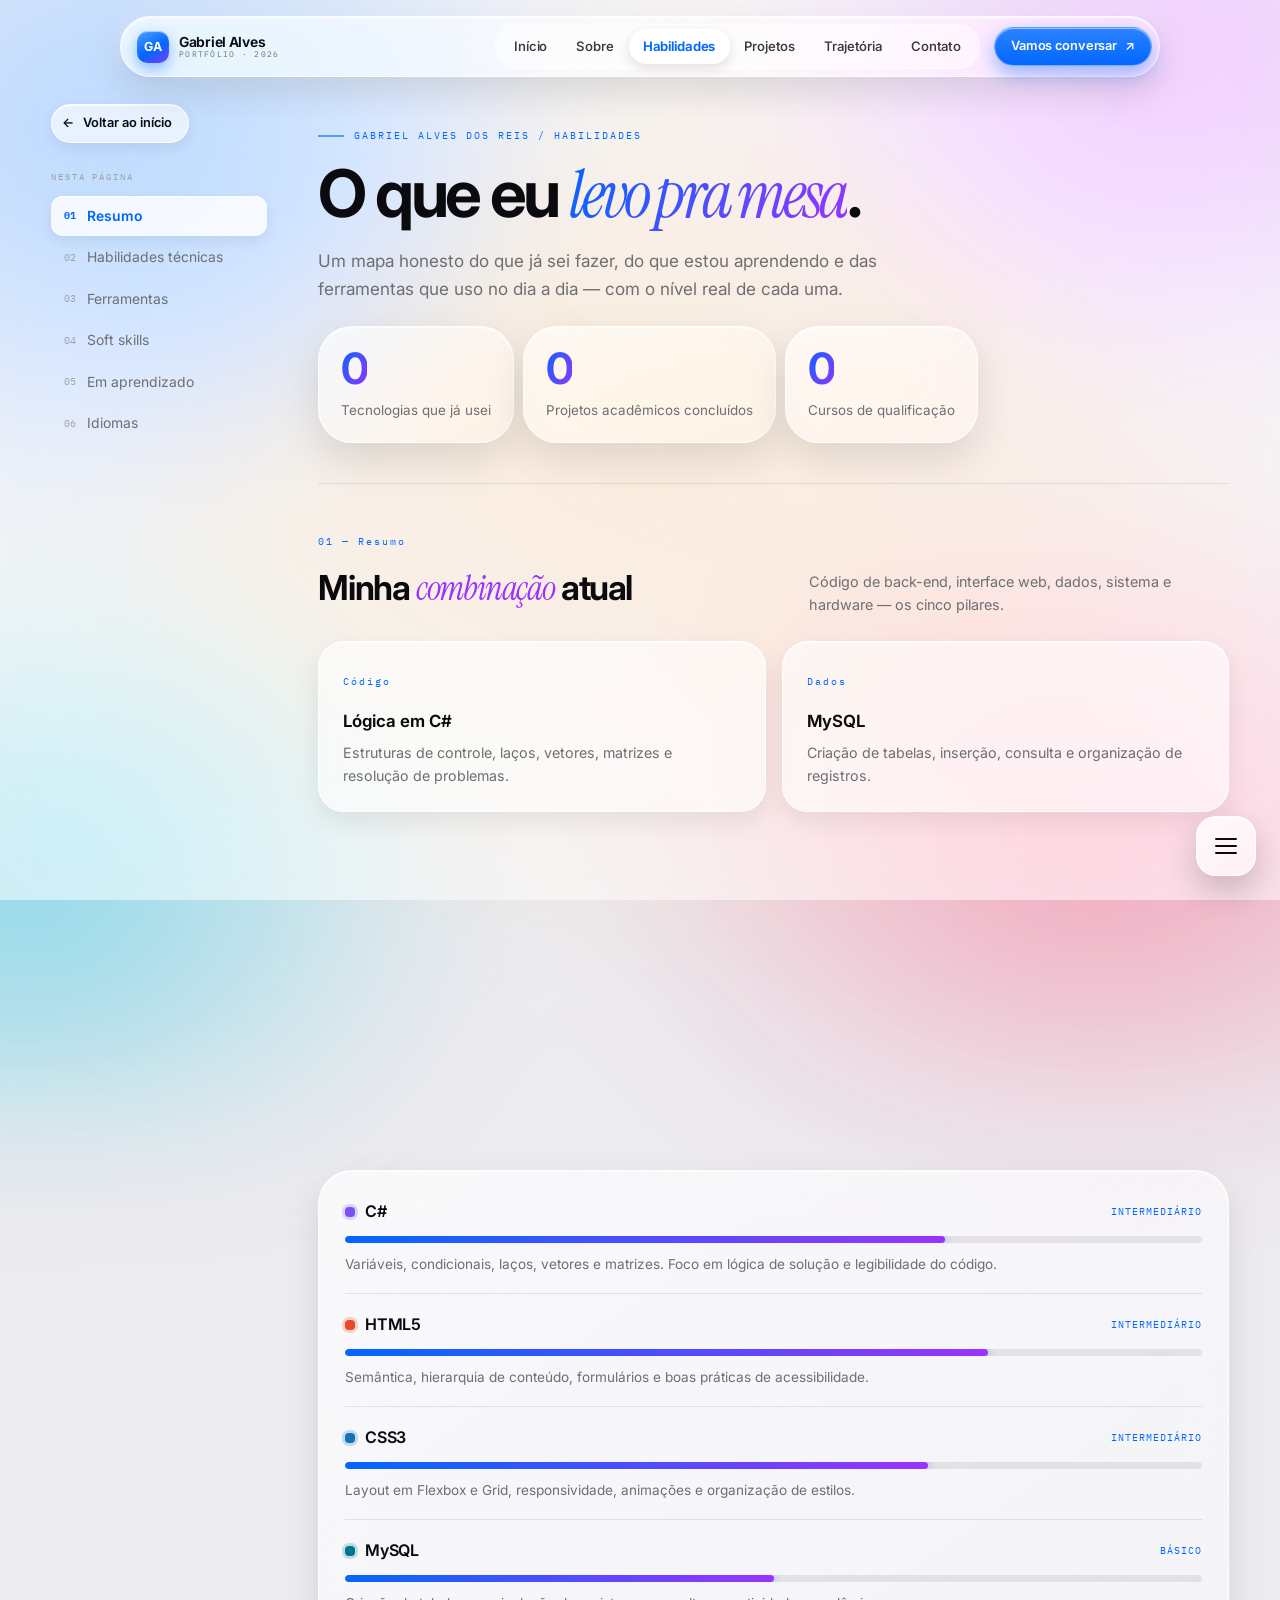
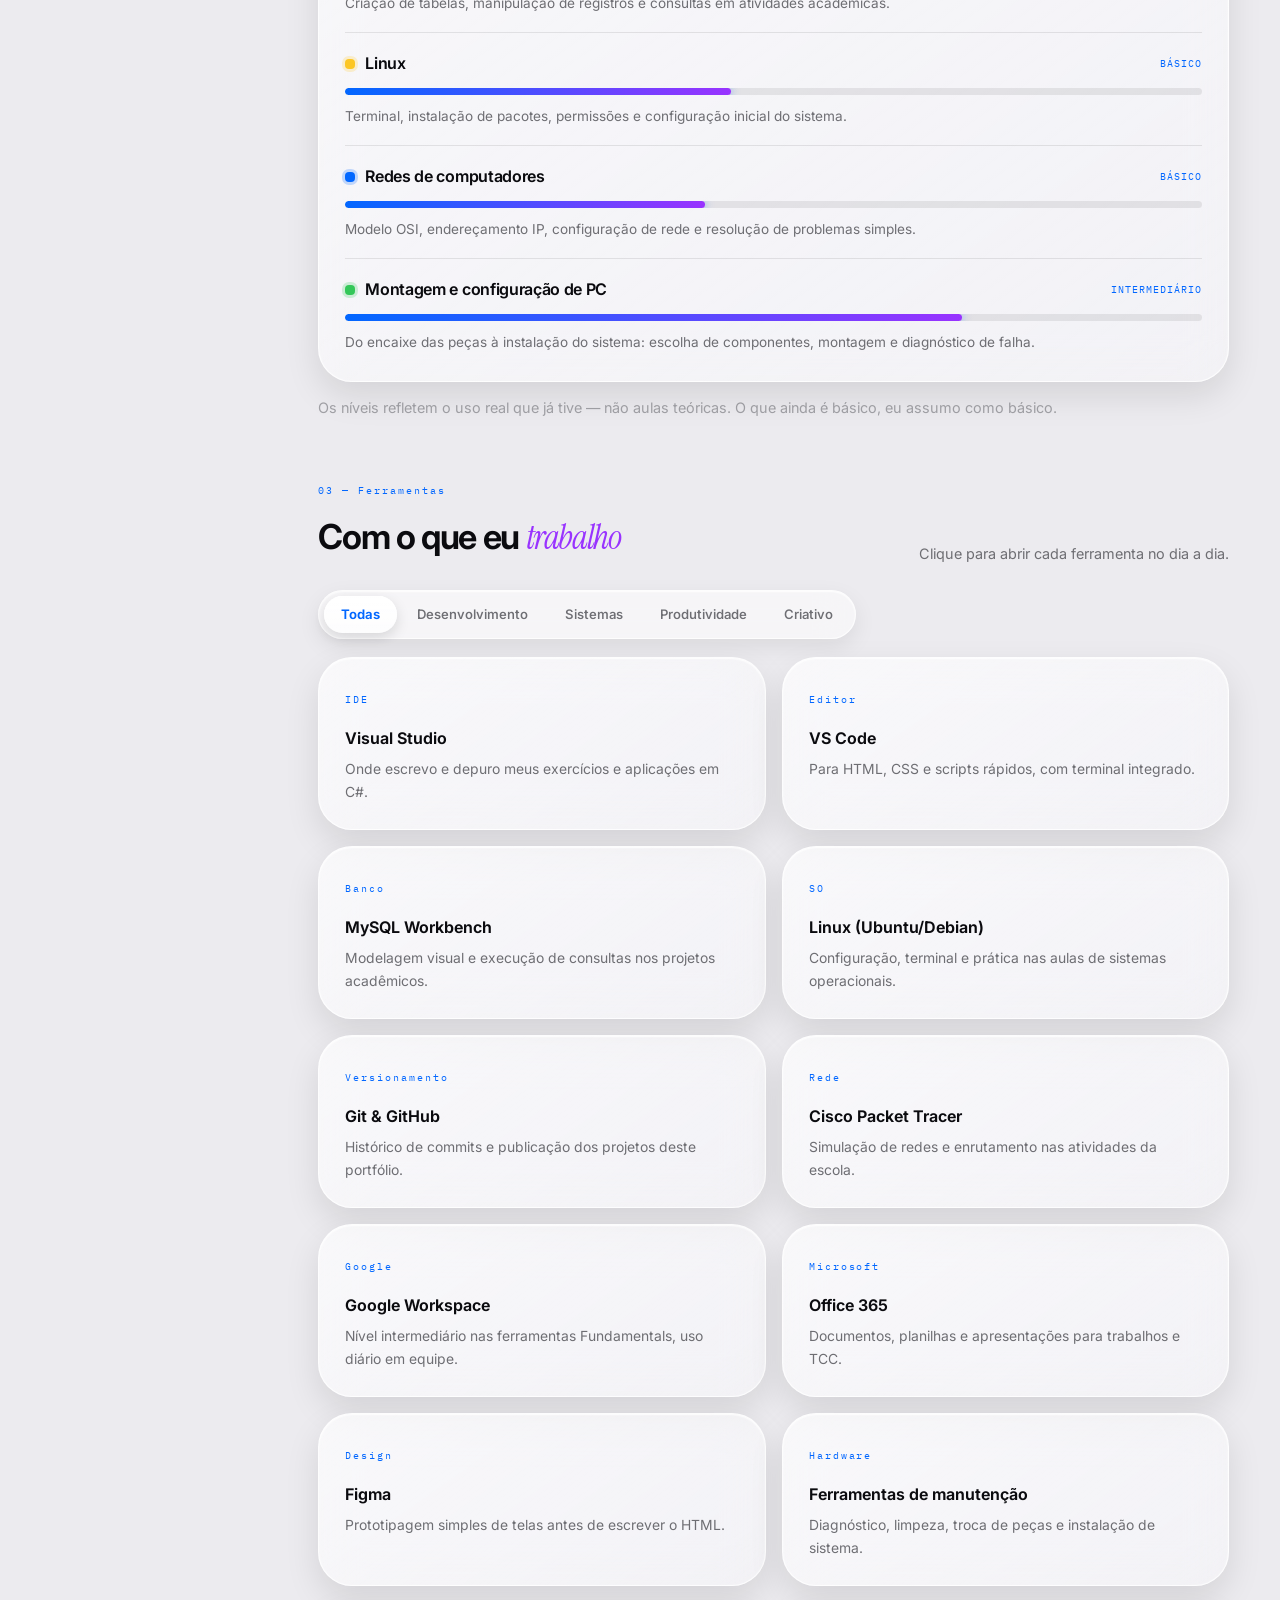
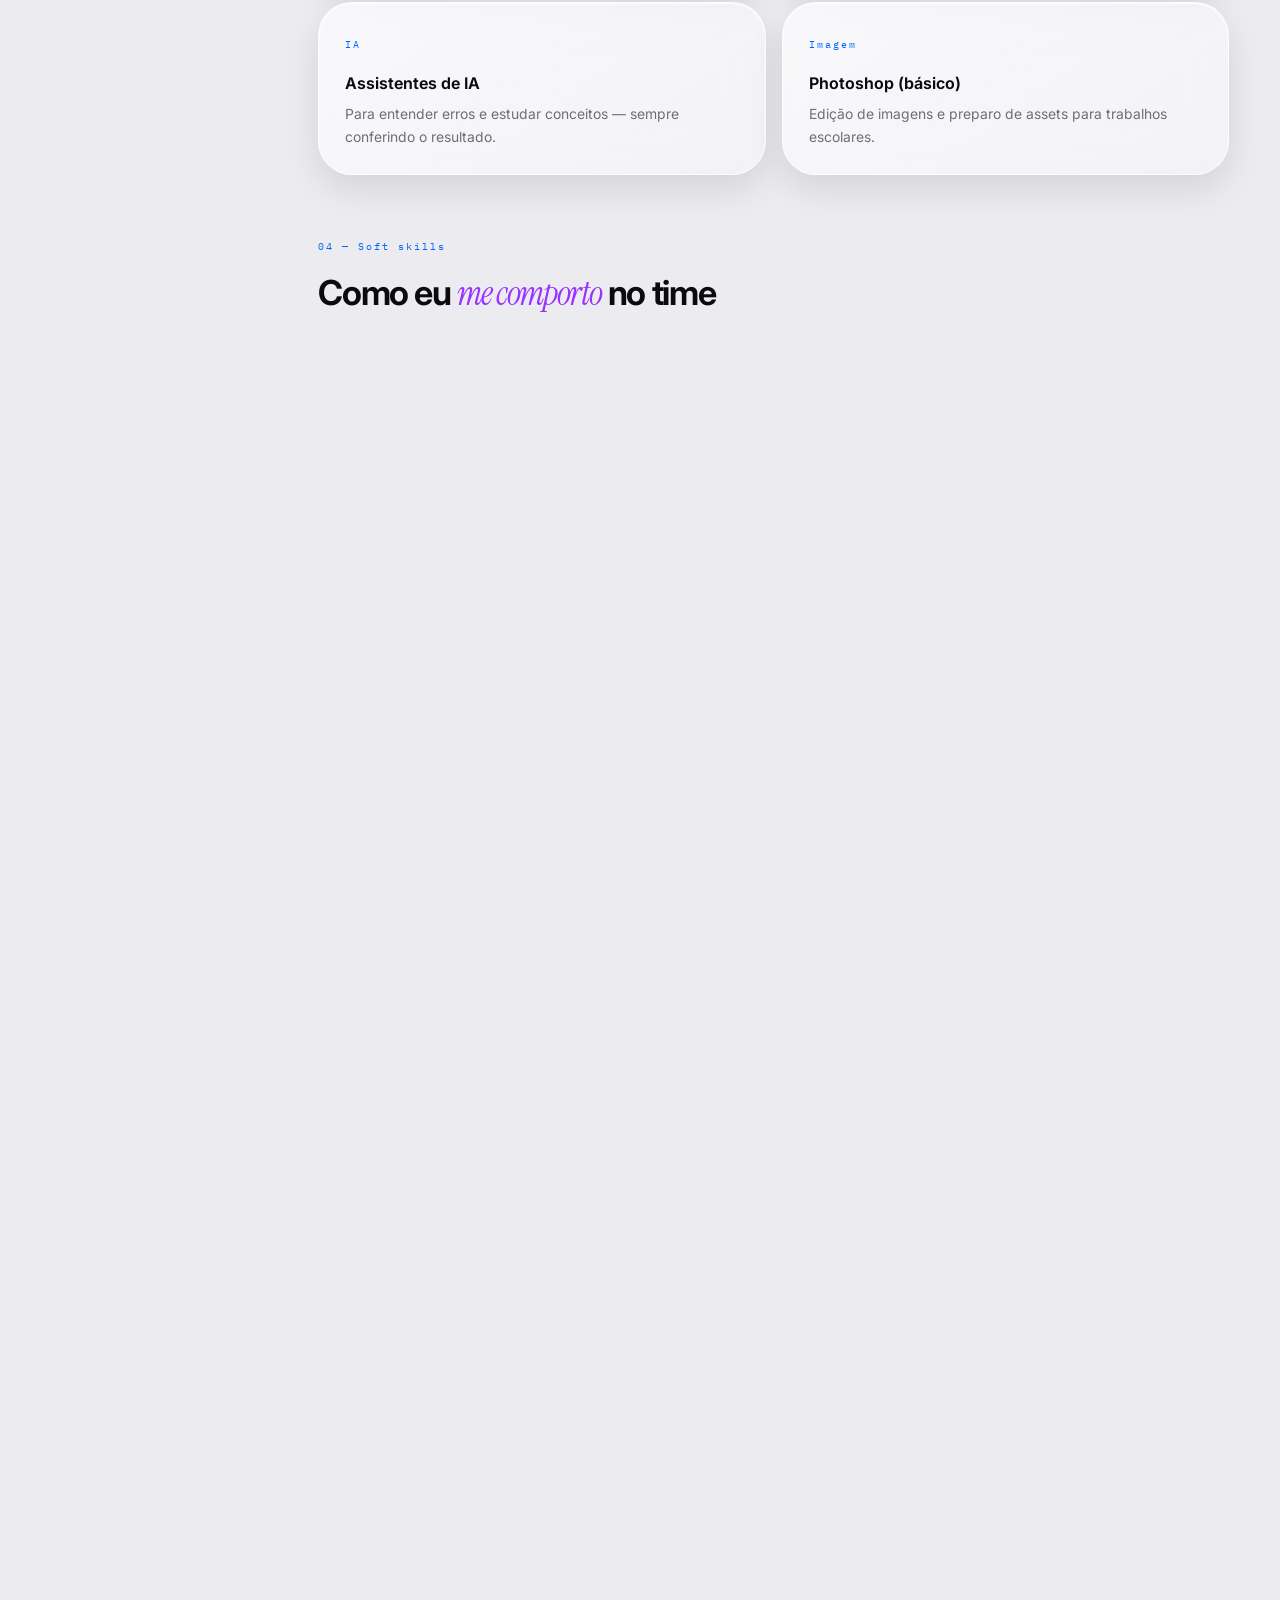
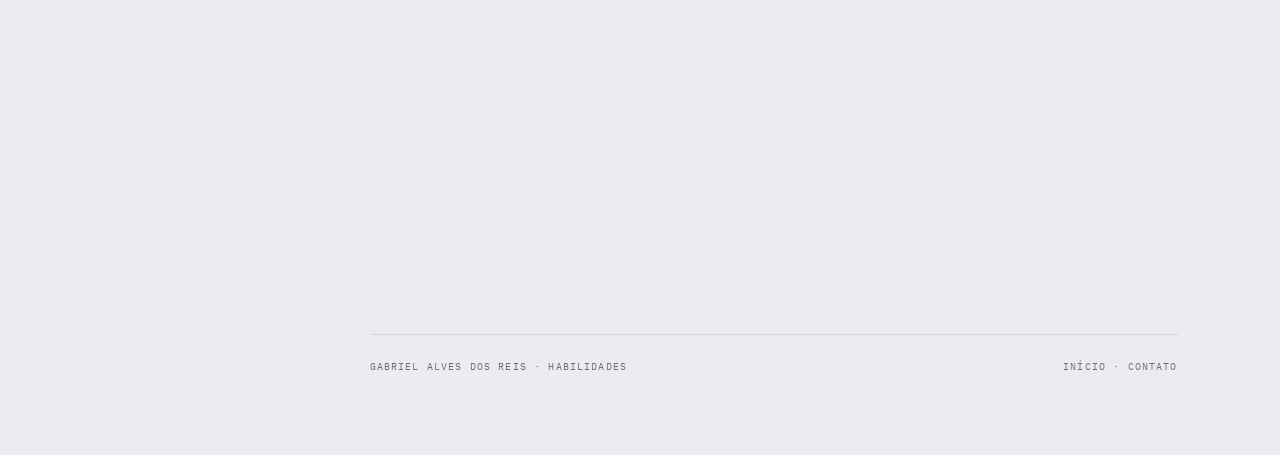
<file: habilidades.html>
<!DOCTYPE html>
<html lang="pt-BR" class="js">
<head>
<meta charset="UTF-8">
<meta name="viewport" content="width=device-width, initial-scale=1">
<title>Habilidades — Gabriel Alves dos Reis</title>
<meta name="description" content="Habilidades de Gabriel Alves dos Reis: C#, HTML, CSS, MySQL, Linux, hardware, redes e ferramentas do dia a dia.">
<meta name="theme-color" content="#ecebef">
<link rel="icon" href="data:image/svg+xml,%3Csvg xmlns='http://www.w3.org/2000/svg' viewBox='0 0 64 64'%3E%3Crect width='64' height='64' rx='16' fill='%230267ff'/%3E%3Ctext x='32' y='42' font-family='Arial' font-size='30' font-weight='700' fill='%23fff' text-anchor='middle'%3EGA%3C/text%3E%3C/svg%3E">
<link rel="preconnect" href="https://fonts.googleapis.com">
<link rel="preconnect" href="https://fonts.gstatic.com" crossorigin>
<link href="https://fonts.googleapis.com/css2?family=Caveat:wght@600&family=IBM+Plex+Mono:wght@400;500&family=Inter:wght@400;500;600;700&family=Instrument+Serif:ital@0;1&display=swap" rel="stylesheet">
<link rel="stylesheet" href="style.css">
</head>
<body>
<a class="skip" href="#conteudo">Pular para o conteúdo</a>

<div class="wallpaper" aria-hidden="true"></div>
<div class="frost" aria-hidden="true"></div>
<div class="grain" aria-hidden="true"></div>
<div class="progress" aria-hidden="true"></div>
<div class="veil" aria-hidden="true"></div>
<div class="cursor" aria-hidden="true"></div>
<div class="cursor-dot" aria-hidden="true"></div>

<header class="topbar">
  <nav class="nav" aria-label="Navegação principal">
    <a class="brand" href="index.html">
      <span class="brand-mark">GA</span>
      <span class="brand-txt"><b>Gabriel Alves</b><span>Portfólio · 2026</span></span>
    </a>
    <div class="nav-links">
      <span class="nav-pill" aria-hidden="true"></span>
      <a class="nav-link" href="index.html">Início</a>
      <a class="nav-link" href="sobre.html">Sobre</a>
      <a class="nav-link" href="habilidades.html">Habilidades</a>
      <a class="nav-link" href="projetos.html">Projetos</a>
      <a class="nav-link" href="trajetoria.html">Trajetória</a>
      <a class="nav-link" href="contato.html">Contato</a>
    </div>
    <a class="btn btn-primary btn-sm" href="contato.html">Vamos conversar <span class="ico ico-n">↗</span></a>
  </nav>
</header>

<div class="page">
  <div class="page-shell">

    <aside class="side">
      <a class="back-link" href="index.html"><span class="ico">←</span> Voltar ao início</a>
      <span class="side-label">Nesta página</span>
      <nav class="side-nav" aria-label="Seções desta página">
        <a href="#resumo"><span>01</span> Resumo</a>
        <a href="#tecnicas"><span>02</span> Habilidades técnicas</a>
        <a href="#ferramentas"><span>03</span> Ferramentas</a>
        <a href="#comportamentais"><span>04</span> Soft skills</a>
        <a href="#aprendendo"><span>05</span> Em aprendizado</a>
        <a href="#idiomas"><span>06</span> Idiomas</a>
      </nav>
    </aside>

    <main id="conteudo">
      <header class="page-hero">
        <p class="eyebrow">Gabriel Alves dos Reis / Habilidades</p>
        <h1 class="page-title rv in">O que eu <em>levo pra mesa</em>.</h1>
        <p class="page-lead rv in" style="--d:140ms">
          Um mapa honesto do que já sei fazer, do que estou aprendendo e das ferramentas que uso no
          dia a dia — com o nível real de cada uma.
        </p>

        <div class="hero-meta rv-s in" style="--d:200ms">
          <div class="stat glass" style="padding:20px 22px">
            <span class="stat-num" data-count="6" data-suffix="+">0</span>
            <p class="stat-label">Tecnologias que já usei</p>
          </div>
          <div class="stat glass" style="padding:20px 22px">
            <span class="stat-num" data-count="4" data-suffix="">0</span>
            <p class="stat-label">Projetos acadêmicos concluídos</p>
          </div>
          <div class="stat glass" style="padding:20px 22px">
            <span class="stat-num" data-count="3">0</span>
            <p class="stat-label">Cursos de qualificação</p>
          </div>
        </div>
      </header>

      <!-- 01 RESUMO -->
      <section class="sec" id="resumo" aria-labelledby="h-res">
        <div class="sec-head rv">
          <div>
            <span class="sec-num">01 — Resumo</span>
            <h2 class="sec-title" id="h-res">Minha <em>combinação</em> atual</h2>
          </div>
          <p class="sec-note">Código de back-end, interface web, dados, sistema e hardware — os cinco pilares.</p>
        </div>

        <div class="grid g4">
          <article class="soft-card rv">
            <span class="sec-num">Código</span>
            <h3 style="font-size:1.05rem;font-weight:650;margin:8px 0 6px">Lógica em C#</h3>
            <p style="color:var(--muted);font-size:.89rem;margin:0">Estruturas de controle, laços, vetores, matrizes e resolução de problemas.</p>
          </article>
          <article class="soft-card rv" style="--d:80ms">
            <span class="sec-num">Dados</span>
            <h3 style="font-size:1.05rem;font-weight:650;margin:8px 0 6px">MySQL</h3>
            <p style="color:var(--muted);font-size:.89rem;margin:0">Criação de tabelas, inserção, consulta e organização de registros.</p>
          </article>
          <article class="soft-card rv" style="--d:160ms">
            <span class="sec-num">Sistemas</span>
            <h3 style="font-size:1.05rem;font-weight:650;margin:8px 0 6px">Linux & Redes</h3>
            <p style="color:var(--muted);font-size:.89rem;margin:0">Navegação em terminal, configuração básica e fundamentos de rede.</p>
          </article>
          <article class="soft-card rv" style="--d:240ms">
            <span class="sec-num">Hardware</span>
            <h3 style="font-size:1.05rem;font-weight:650;margin:8px 0 6px">Montagem</h3>
            <p style="color:var(--muted);font-size:.89rem;margin:0">Seleção de componentes, montagem, instalação e configuração inicial.</p>
          </article>
        </div>
      </section>

      <!-- 02 HABILIDADES TÉCNICAS -->
      <section class="sec" id="tecnicas" aria-labelledby="h-tec">
        <div class="sec-head rv">
          <div>
            <span class="sec-num">02 — Habilidades técnicas</span>
            <h2 class="sec-title" id="h-tec">Nível de cada <em>ferramenta</em></h2>
          </div>

          <div class="seg" data-seg="skills">
            <span class="seg-thumb" aria-hidden="true"></span>
            <button class="seg-btn" data-cat="todos" aria-selected="true">Todos</button>
            <button class="seg-btn" data-cat="codigo" aria-selected="false">Código</button>
            <button class="seg-btn" data-cat="dados" aria-selected="false">Dados</button>
            <button class="seg-btn" data-cat="sistemas" aria-selected="false">Sistemas</button>
            <button class="seg-btn" data-cat="hardware" aria-selected="false">Hardware</button>
            <button class="seg-btn" data-cat="web" aria-selected="false">Web</button>
          </div>
        </div>

        <div class="card rv" style="padding-top:10px;padding-bottom:10px">
          <div class="skill" data-cat-group="skills" data-cat="codigo">
            <div class="skill-top">
              <p class="skill-name" style="--dot:#7950f2"><i></i>C#</p>
              <span class="skill-lvl">Intermediário</span>
            </div>
            <div class="bar"><i data-w="70"></i></div>
            <p class="skill-note">Variáveis, condicionais, laços, vetores e matrizes. Foco em lógica de solução e legibilidade do código.</p>
          </div>

          <div class="skill" data-cat-group="skills" data-cat="web">
            <div class="skill-top">
              <p class="skill-name" style="--dot:#e34c26"><i></i>HTML5</p>
              <span class="skill-lvl">Intermediário</span>
            </div>
            <div class="bar"><i data-w="75"></i></div>
            <p class="skill-note">Semântica, hierarquia de conteúdo, formulários e boas práticas de acessibilidade.</p>
          </div>

          <div class="skill" data-cat-group="skills" data-cat="web">
            <div class="skill-top">
              <p class="skill-name" style="--dot:#1572b6"><i></i>CSS3</p>
              <span class="skill-lvl">Intermediário</span>
            </div>
            <div class="bar"><i data-w="68"></i></div>
            <p class="skill-note">Layout em Flexbox e Grid, responsividade, animações e organização de estilos.</p>
          </div>

          <div class="skill" data-cat-group="skills" data-cat="dados">
            <div class="skill-top">
              <p class="skill-name" style="--dot:#00758f"><i></i>MySQL</p>
              <span class="skill-lvl">Básico</span>
            </div>
            <div class="bar"><i data-w="50"></i></div>
            <p class="skill-note">Criação de tabelas, manipulação de registros e consultas em atividades acadêmicas.</p>
          </div>

          <div class="skill" data-cat-group="skills" data-cat="sistemas">
            <div class="skill-top">
              <p class="skill-name" style="--dot:#fcc624"><i></i>Linux</p>
              <span class="skill-lvl">Básico</span>
            </div>
            <div class="bar"><i data-w="45"></i></div>
            <p class="skill-note">Terminal, instalação de pacotes, permissões e configuração inicial do sistema.</p>
          </div>

          <div class="skill" data-cat-group="skills" data-cat="sistemas">
            <div class="skill-top">
              <p class="skill-name" style="--dot:#0267ff"><i></i>Redes de computadores</p>
              <span class="skill-lvl">Básico</span>
            </div>
            <div class="bar"><i data-w="42"></i></div>
            <p class="skill-note">Modelo OSI, endereçamento IP, configuração de rede e resolução de problemas simples.</p>
          </div>

          <div class="skill" data-cat-group="skills" data-cat="hardware" style="border-bottom:0">
            <div class="skill-top">
              <p class="skill-name" style="--dot:#34c759"><i></i>Montagem e configuração de PC</p>
              <span class="skill-lvl">Intermediário</span>
            </div>
            <div class="bar"><i data-w="72"></i></div>
            <p class="skill-note">Do encaixe das peças à instalação do sistema: escolha de componentes, montagem e diagnóstico de falha.</p>
          </div>
        </div>

        <p class="sec-note" style="max-width:none;margin-top:14px;color:var(--faint)">
          Os níveis refletem o uso real que já tive — não aulas teóricas. O que ainda é básico, eu assumo como básico.
        </p>
        <div class="empty" data-empty="skills">Nenhuma habilidade nessa categoria ainda.</div>
      </section>

      <!-- 03 FERRAMENTAS -->
      <section class="sec" id="ferramentas" aria-labelledby="h-fer">
        <div class="sec-head rv">
          <div>
            <span class="sec-num">03 — Ferramentas</span>
            <h2 class="sec-title" id="h-fer">Com o que eu <em>trabalho</em></h2>
          </div>
          <p class="sec-note">Clique para abrir cada ferramenta no dia a dia.</p>
        </div>

        <div class="seg rv" data-seg="tools" style="margin-bottom:18px">
          <span class="seg-thumb" aria-hidden="true"></span>
          <button class="seg-btn" data-cat="todos" aria-selected="true">Todas</button>
          <button class="seg-btn" data-cat="dev" aria-selected="false">Desenvolvimento</button>
          <button class="seg-btn" data-cat="sistema" aria-selected="false">Sistemas</button>
          <button class="seg-btn" data-cat="produtividade" aria-selected="false">Produtividade</button>
          <button class="seg-btn" data-cat="criativo" aria-selected="false">Criativo</button>
        </div>

        <div class="grid g4">
          <article class="card rv" data-cat-group="tools" data-cat="dev"><span class="sec-num">IDE</span><h3 style="font-size:1rem;font-weight:650;margin:8px 0 6px">Visual Studio</h3><p style="color:var(--muted);font-size:.87rem;margin:0">Onde escrevo e depuro meus exercícios e aplicações em C#.</p></article>
          <article class="card rv" style="--d:60ms" data-cat-group="tools" data-cat="dev"><span class="sec-num">Editor</span><h3 style="font-size:1rem;font-weight:650;margin:8px 0 6px">VS Code</h3><p style="color:var(--muted);font-size:.87rem;margin:0">Para HTML, CSS e scripts rápidos, com terminal integrado.</p></article>
          <article class="card rv" style="--d:120ms" data-cat-group="tools" data-cat="dev"><span class="sec-num">Banco</span><h3 style="font-size:1rem;font-weight:650;margin:8px 0 6px">MySQL Workbench</h3><p style="color:var(--muted);font-size:.87rem;margin:0">Modelagem visual e execução de consultas nos projetos acadêmicos.</p></article>
          <article class="card rv" style="--d:180ms" data-cat-group="tools" data-cat="sistema"><span class="sec-num">SO</span><h3 style="font-size:1rem;font-weight:650;margin:8px 0 6px">Linux (Ubuntu/Debian)</h3><p style="color:var(--muted);font-size:.87rem;margin:0">Configuração, terminal e prática nas aulas de sistemas operacionais.</p></article>
          <article class="card rv" data-cat-group="tools" data-cat="dev"><span class="sec-num">Versionamento</span><h3 style="font-size:1rem;font-weight:650;margin:8px 0 6px">Git & GitHub</h3><p style="color:var(--muted);font-size:.87rem;margin:0">Histórico de commits e publicação dos projetos deste portfólio.</p></article>
          <article class="card rv" style="--d:60ms" data-cat-group="tools" data-cat="sistema"><span class="sec-num">Rede</span><h3 style="font-size:1rem;font-weight:650;margin:8px 0 6px">Cisco Packet Tracer</h3><p style="color:var(--muted);font-size:.87rem;margin:0">Simulação de redes e enrutamento nas atividades da escola.</p></article>
          <article class="card rv" style="--d:120ms" data-cat-group="tools" data-cat="produtividade"><span class="sec-num">Google</span><h3 style="font-size:1rem;font-weight:650;margin:8px 0 6px">Google Workspace</h3><p style="color:var(--muted);font-size:.87rem;margin:0">Nível intermediário nas ferramentas Fundamentals, uso diário em equipe.</p></article>
          <article class="card rv" style="--d:180ms" data-cat-group="tools" data-cat="produtividade"><span class="sec-num">Microsoft</span><h3 style="font-size:1rem;font-weight:650;margin:8px 0 6px">Office 365</h3><p style="color:var(--muted);font-size:.87rem;margin:0">Documentos, planilhas e apresentações para trabalhos e TCC.</p></article>
          <article class="card rv" data-cat-group="tools" data-cat="criativo"><span class="sec-num">Design</span><h3 style="font-size:1rem;font-weight:650;margin:8px 0 6px">Figma</h3><p style="color:var(--muted);font-size:.87rem;margin:0">Prototipagem simples de telas antes de escrever o HTML.</p></article>
          <article class="card rv" style="--d:60ms" data-cat-group="tools" data-cat="sistema"><span class="sec-num">Hardware</span><h3 style="font-size:1rem;font-weight:650;margin:8px 0 6px">Ferramentas de manutenção</h3><p style="color:var(--muted);font-size:.87rem;margin:0">Diagnóstico, limpeza, troca de peças e instalação de sistema.</p></article>
          <article class="card rv" style="--d:120ms" data-cat-group="tools" data-cat="produtividade"><span class="sec-num">IA</span><h3 style="font-size:1rem;font-weight:650;margin:8px 0 6px">Assistentes de IA</h3><p style="color:var(--muted);font-size:.87rem;margin:0">Para entender erros e estudar conceitos — sempre conferindo o resultado.</p></article>
          <article class="card rv" style="--d:180ms" data-cat-group="tools" data-cat="criativo"><span class="sec-num">Imagem</span><h3 style="font-size:1rem;font-weight:650;margin:8px 0 6px">Photoshop (básico)</h3><p style="color:var(--muted);font-size:.87rem;margin:0">Edição de imagens e preparo de assets para trabalhos escolares.</p></article>
        </div>
        <div class="empty" data-empty="tools">Nada por aqui ainda.</div>
      </section>

      <!-- 04 SOFT SKILLS -->
      <section class="sec" id="comportamentais" aria-labelledby="h-soft">
        <div class="sec-head rv">
          <div>
            <span class="sec-num">04 — Soft skills</span>
            <h2 class="sec-title" id="h-soft">Como eu <em>me comporto</em> no time</h2>
          </div>
        </div>
        <div class="grid g3">
          <article class="soft-card value rv"><span class="vi">🧠</span><div><h4>Resolução de problemas</h4><p>Reduzo a questão em partes e testo cada uma até achar onde está o erro.</p></div></article>
          <article class="soft-card value rv" style="--d:70ms"><span class="vi">👥</span><div><h4>Trabalho em equipe</h4><p>Compartilho tarefas, reviso o dos outros e aceito crítica com boa cabeça.</p></div></article>
          <article class="soft-card value rv" style="--d:140ms"><span class="vi">📅</span><div><h4>Organização</h4><p>Arquivo, documentação e prazo organizado desde o primeiro commit.</p></div></article>
          <article class="soft-card value rv" style="--d:210ms"><span class="vi">🔄</span><div><h4>Adaptabilidade</h4><p>Mudo de C# para Linux para hardware no mesmo dia sem perder o ritmo.</p></div></article>
          <article class="soft-card value rv" style="--d:280ms"><span class="vi">👂</span><div><h4>Escuta ativa</h4><p>Entendo o que a pessoa pediu antes de começar a executar.</p></div></article>
          <article class="soft-card value rv" style="--d:350ms"><span class="vi">⚡</span><div><h4>Iniciativa</h4><p>Quando travo, busco a resposta sozinho antes de interromper alguém.</p></div></article>
        </div>
      </section>

      <!-- 05 EM APRENDIZADO -->
      <section class="sec" id="aprendendo" aria-labelledby="h-apr">
        <div class="sec-head rv">
          <div>
            <span class="sec-num">05 — Em aprendizado</span>
            <h2 class="sec-title" id="h-apr">O que estou <em>construindo agora</em></h2>
          </div>
          <p class="sec-note">O que já está sólido e o que ainda está em andamento.</p>
        </div>
        <div class="card rv">
          <div class="check"><span class="box">✓</span><p><strong>C# e lógica</strong> — resolvendo problemas e evoluindo para estruturas mais complexas.</p></div>
          <div class="check"><span class="box">✓</span><p><strong>HTML e CSS</strong> — layouts responsivos e referência visual aplicada aos projetos.</p></div>
          <div class="check"><span class="box">✓</span><p><strong>MySQL</strong> — consultas e manipulação de dados em atividades acadêmicas.</p></div>
          <div class="check"><span class="box wip"></span><p><strong>Git e GitHub</strong> — publicando projetos com histórico limpo e README descritivo.</p></div>
          <div class="check"><span class="box wip"></span><p><strong>JavaScript</strong> — dando vida às interfaces que eu mesmo desenho em HTML/CSS.</p></div>
          <div class="check" style="border-bottom:0"><span class="box wip"></span><p><strong>Inglês técnico</strong> — lendo documentação direto na fonte, sem tradução.</p></div>
        </div>
      </section>

      <!-- 06 IDIOMAS -->
      <section class="sec" id="idiomas" aria-labelledby="h-idio">
        <div class="sec-head rv">
          <div>
            <span class="sec-num">06 — Idiomas</span>
            <h2 class="sec-title" id="h-idio">Comunicação</h2>
          </div>
        </div>
        <div class="grid g2">
          <article class="soft-card rv">
            <div class="skill-top"><p class="skill-name" style="--dot:#0267ff"><i></i>Português</p><span class="skill-lvl">Nativo</span></div>
            <div class="bar"><i data-w="100"></i></div>
            <p class="skill-note">Escrita e comunicação técnica em projeto.</p>
          </article>
          <article class="soft-card rv" style="--d:100ms">
            <div class="skill-top"><p class="skill-name" style="--dot:#9933ff"><i></i>Inglês</p><span class="skill-lvl">Intermediário</span></div>
            <div class="bar"><i data-w="60"></i></div>
            <p class="skill-note">Leitura de documentação e tutoriais. Conversação em evolução.</p>
          </article>
        </div>
      </section>

      <div class="cta glass rv">
        <h2>Quer ver na <em>prática?</em></h2>
        <p>Cada habilidade desta página aparece aplicada em algum projeto da seção de projetos.</p>
        <div class="cta-acts">
          <a class="btn btn-primary btn-lg" href="projetos.html">Ver projetos <span class="ico ico-e">→</span></a>
          <a class="btn btn-lg" href="contato.html">Falar comigo <span class="ico ico-n">↗</span></a>
        </div>
      </div>

      <footer class="foot">
        <span>Gabriel Alves dos Reis · Habilidades</span>
        <span><a href="index.html">Início</a> · <a href="contato.html">Contato</a></span>
      </footer>
    </main>
  </div>
</div>

<div class="dock">
  <div class="dock-panel" id="dockPanel" aria-hidden="true">
    <div class="dock-grp">
      <span class="dock-hd">Páginas</span>
      <a href="index.html"><span>Início</span><span class="arr">→</span></a>
      <a href="sobre.html"><span>Sobre mim</span><span class="arr">→</span></a>
      <a href="habilidades.html"><span>Habilidades</span><span class="arr">→</span></a>
      <a href="projetos.html"><span>Projetos</span><span class="arr">→</span></a>
      <a href="trajetoria.html"><span>Trajetória</span><span class="arr">→</span></a>
      <a href="contato.html"><span>Contato</span><span class="arr">→</span></a>
    </div>
    <div class="dock-grp">
      <span class="dock-hd">Atalhos</span>
      <div class="dock-row"><span>Reduzir animações</span><button class="switch" data-action="calm" aria-checked="false" aria-label="Reduzir animações"></button></div>
      <div class="dock-row"><span>gabrie.reis2009@gmail.com</span></div>
    </div>
  </div>
  <button class="dock-btn" aria-label="Abrir menu" aria-expanded="false" aria-controls="dockPanel">
    <span></span><span></span><span></span>
  </button>
</div>

<script src="main.js"></script>
</body>
</html>
</file>
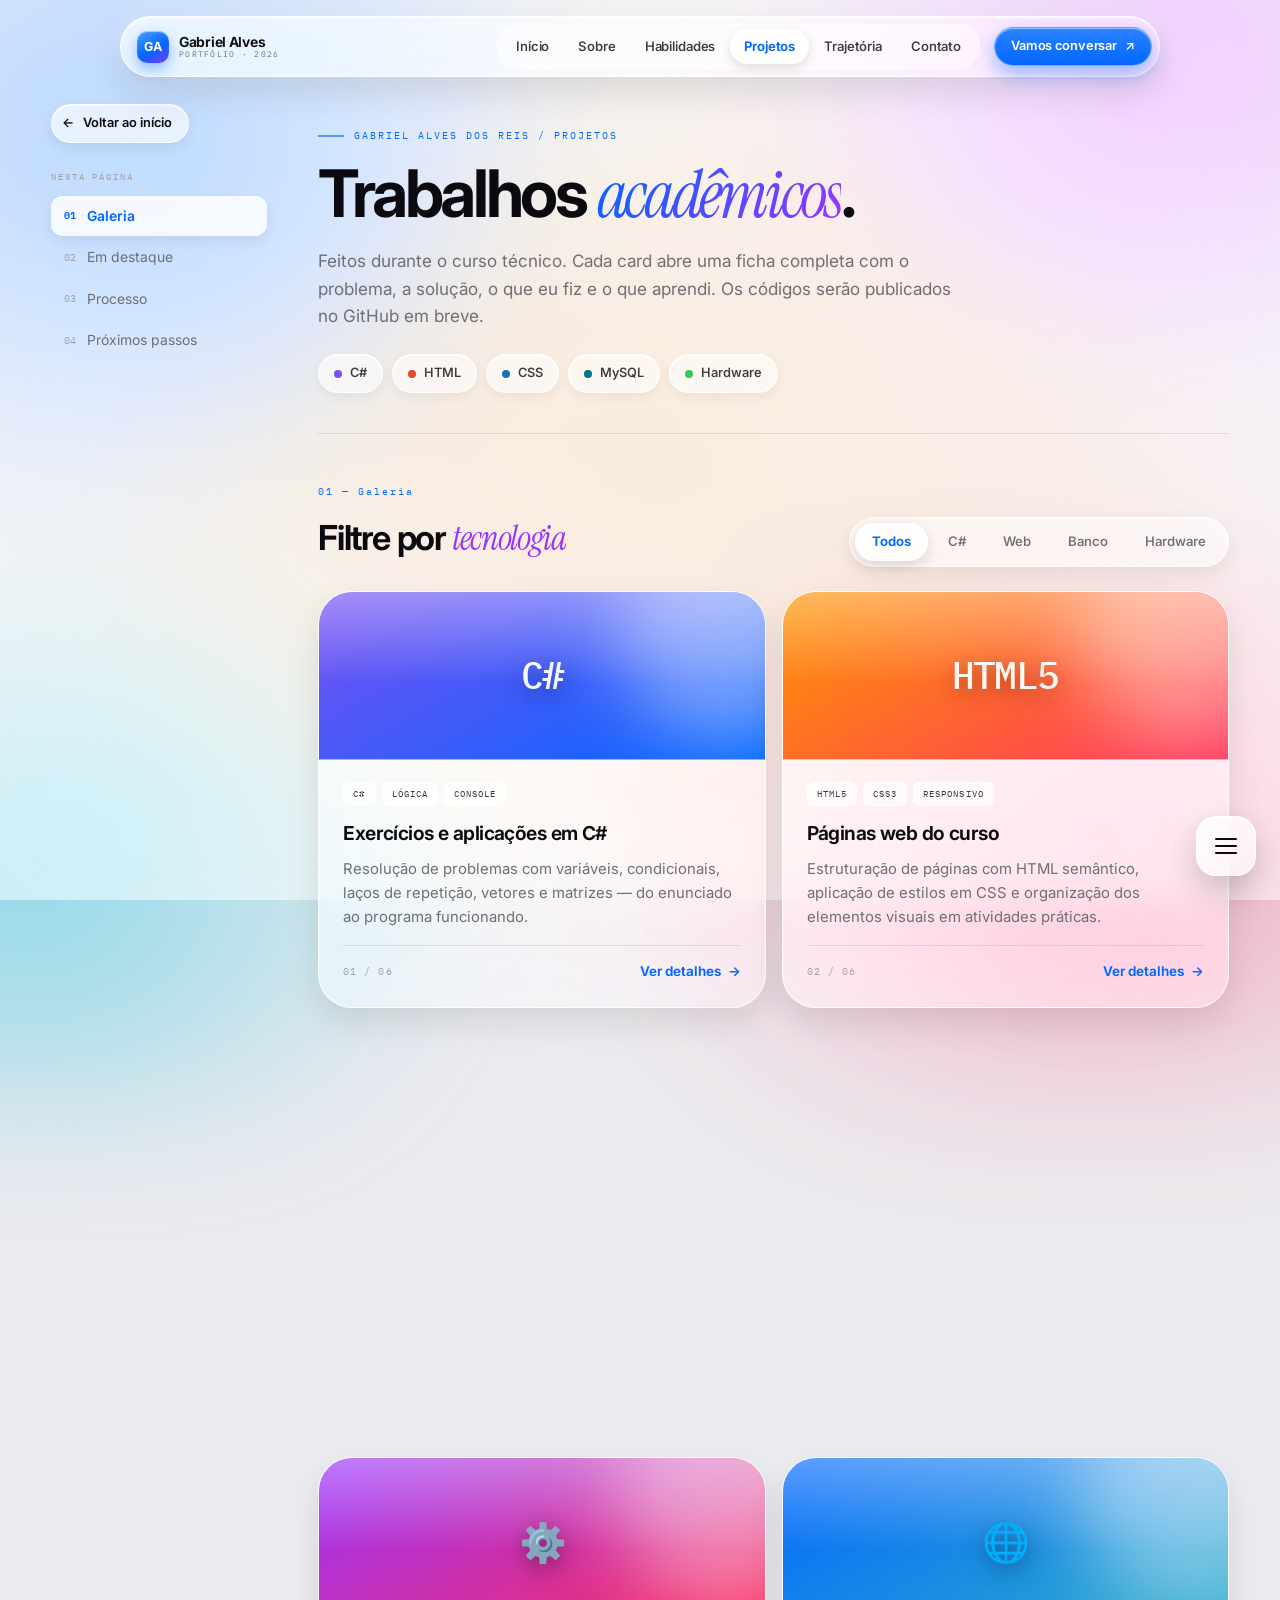
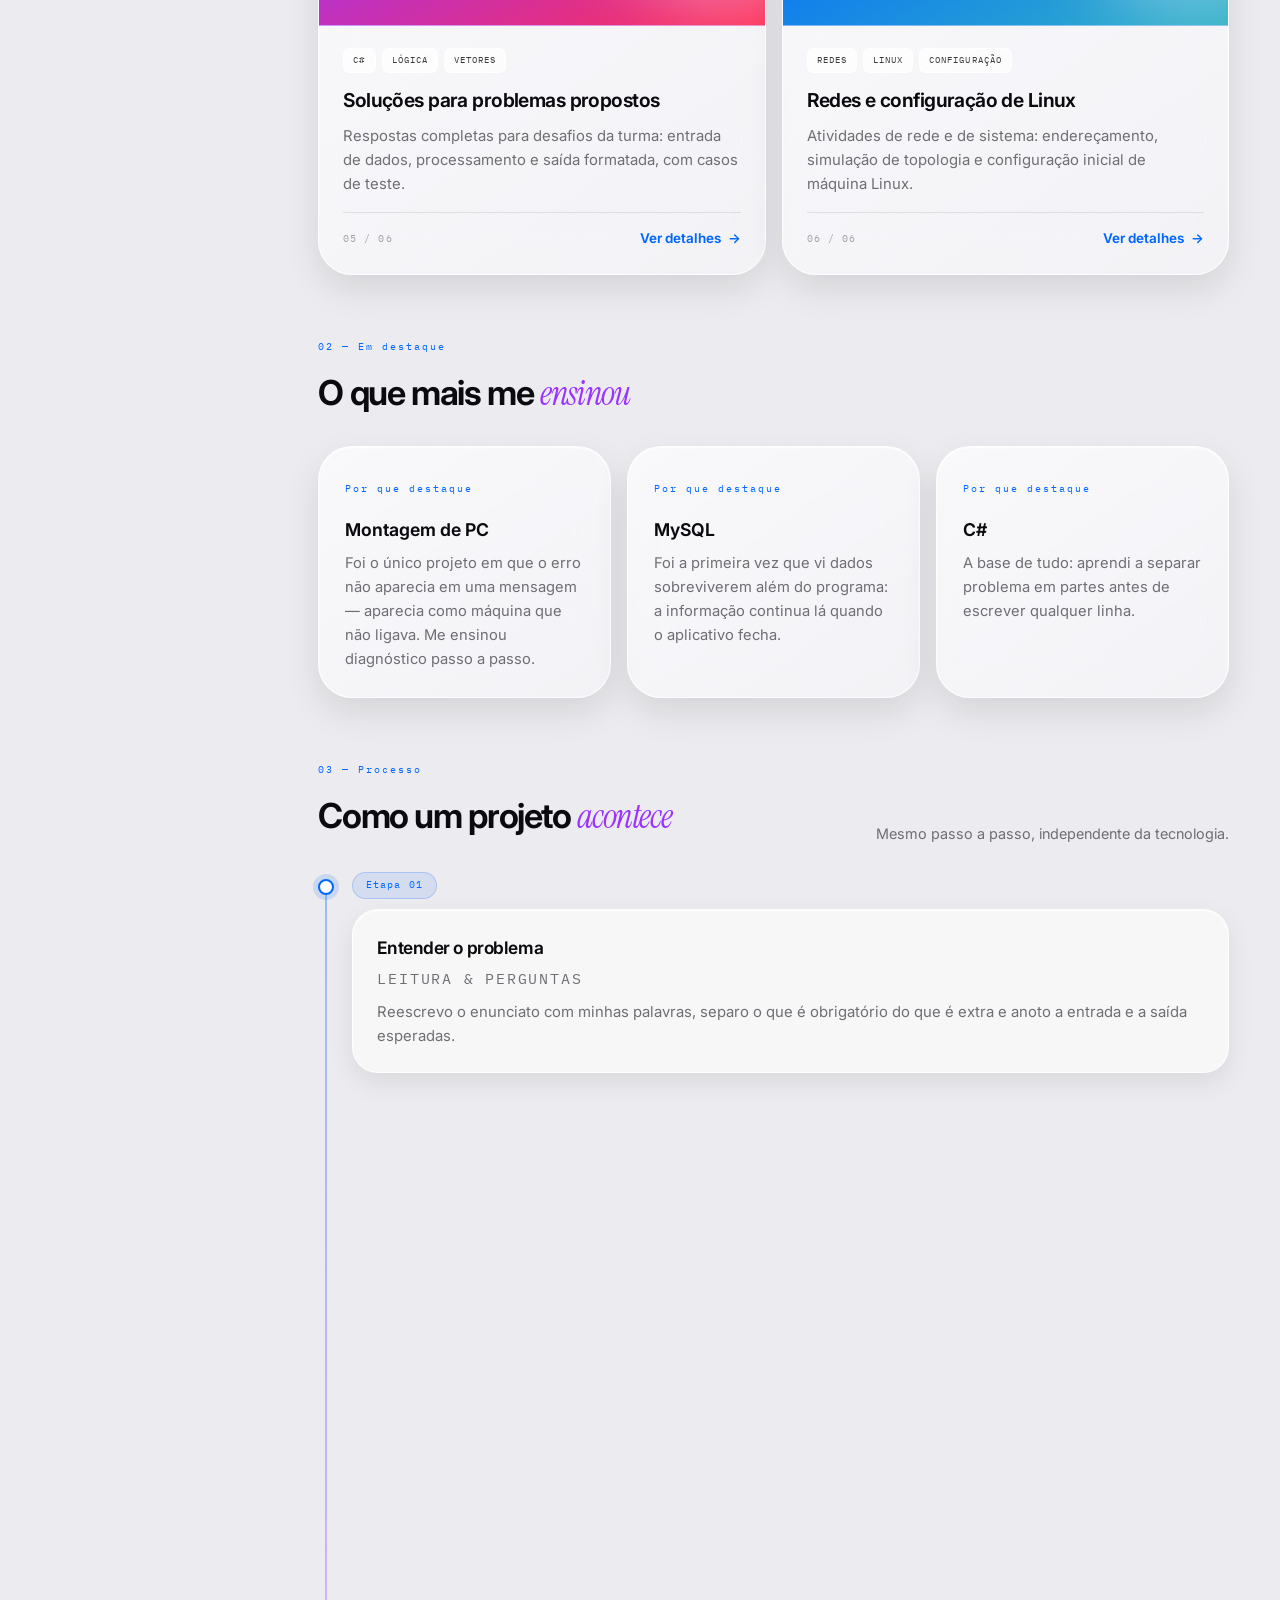
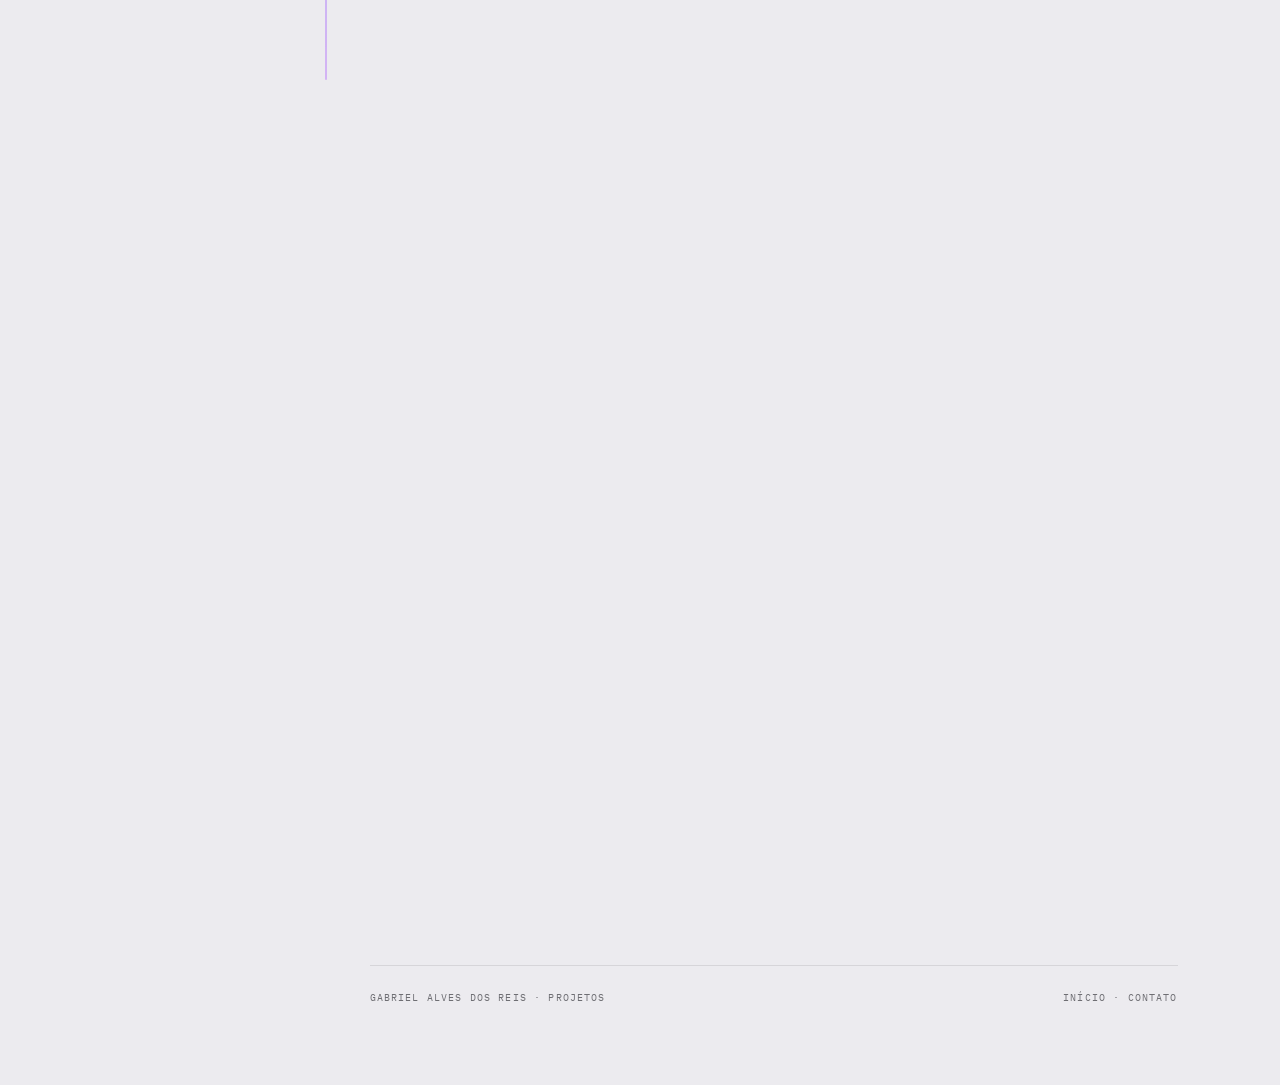
<file: projetos.html>
<!DOCTYPE html>
<html lang="pt-BR" class="js">
<head>
<meta charset="UTF-8">
<meta name="viewport" content="width=device-width, initial-scale=1">
<title>Projetos — Gabriel Alves dos Reis</title>
<meta name="description" content="Projetos acadêmicos de Gabriel Alves dos Reis em C#, HTML/CSS, MySQL e hardware, com detalhes de cada trabalho.">
<meta name="theme-color" content="#ecebef">
<link rel="icon" href="data:image/svg+xml,%3Csvg xmlns='http://www.w3.org/2000/svg' viewBox='0 0 64 64'%3E%3Crect width='64' height='64' rx='16' fill='%230267ff'/%3E%3Ctext x='32' y='42' font-family='Arial' font-size='30' font-weight='700' fill='%23fff' text-anchor='middle'%3EGA%3C/text%3E%3C/svg%3E">
<link rel="preconnect" href="https://fonts.googleapis.com">
<link rel="preconnect" href="https://fonts.gstatic.com" crossorigin>
<link href="https://fonts.googleapis.com/css2?family=Caveat:wght@600&family=IBM+Plex+Mono:wght@400;500&family=Inter:wght@400;500;600;700&family=Instrument+Serif:ital@0;1&display=swap" rel="stylesheet">
<link rel="stylesheet" href="style.css">
</head>
<body>
<a class="skip" href="#conteudo">Pular para o conteúdo</a>

<div class="wallpaper" aria-hidden="true"></div>
<div class="frost" aria-hidden="true"></div>
<div class="grain" aria-hidden="true"></div>
<div class="progress" aria-hidden="true"></div>
<div class="veil" aria-hidden="true"></div>
<div class="cursor" aria-hidden="true"></div>
<div class="cursor-dot" aria-hidden="true"></div>

<header class="topbar">
  <nav class="nav" aria-label="Navegação principal">
    <a class="brand" href="index.html">
      <span class="brand-mark">GA</span>
      <span class="brand-txt"><b>Gabriel Alves</b><span>Portfólio · 2026</span></span>
    </a>
    <div class="nav-links">
      <span class="nav-pill" aria-hidden="true"></span>
      <a class="nav-link" href="index.html">Início</a>
      <a class="nav-link" href="sobre.html">Sobre</a>
      <a class="nav-link" href="habilidades.html">Habilidades</a>
      <a class="nav-link" href="projetos.html">Projetos</a>
      <a class="nav-link" href="trajetoria.html">Trajetória</a>
      <a class="nav-link" href="contato.html">Contato</a>
    </div>
    <a class="btn btn-primary btn-sm" href="contato.html">Vamos conversar <span class="ico ico-n">↗</span></a>
  </nav>
</header>

<div class="page">
  <div class="page-shell">

    <aside class="side">
      <a class="back-link" href="index.html"><span class="ico">←</span> Voltar ao início</a>
      <span class="side-label">Nesta página</span>
      <nav class="side-nav" aria-label="Seções desta página">
        <a href="#galeria"><span>01</span> Galeria</a>
        <a href="#destaque"><span>02</span> Em destaque</a>
        <a href="#processo"><span>03</span> Processo</a>
        <a href="#proximo"><span>04</span> Próximos passos</a>
      </nav>
    </aside>

    <main id="conteudo">
      <header class="page-hero">
        <p class="eyebrow">Gabriel Alves dos Reis / Projetos</p>
        <h1 class="page-title rv in">Trabalhos <em>acadêmicos</em>.</h1>
        <p class="page-lead rv in" style="--d:140ms">
          Feitos durante o curso técnico. Cada card abre uma ficha completa com o problema, a solução,
          o que eu fiz e o que aprendi. Os códigos serão publicados no GitHub em breve.
        </p>
        <div class="hero-meta rv-s in" style="--d:210ms">
          <span class="chip" style="--dot:#7950f2"><i></i> C#</span>
          <span class="chip" style="--dot:#e34c26"><i></i> HTML</span>
          <span class="chip" style="--dot:#1572b6"><i></i> CSS</span>
          <span class="chip" style="--dot:#00758f"><i></i> MySQL</span>
          <span class="chip" style="--dot:#34c759"><i></i> Hardware</span>
        </div>
      </header>

      <!-- 01 GALERIA -->
      <section class="sec" id="galeria" aria-labelledby="h-gal">
        <div class="sec-head rv">
          <div>
            <span class="sec-num">01 — Galeria</span>
            <h2 class="sec-title" id="h-gal">Filtre por <em>tecnologia</em></h2>
          </div>
          <div class="seg" data-seg="projs">
            <span class="seg-thumb" aria-hidden="true"></span>
            <button class="seg-btn" data-cat="todos" aria-selected="true">Todos</button>
            <button class="seg-btn" data-cat="csharp" aria-selected="false">C#</button>
            <button class="seg-btn" data-cat="web" aria-selected="false">Web</button>
            <button class="seg-btn" data-cat="banco" aria-selected="false">Banco</button>
            <button class="seg-btn" data-cat="hardware" aria-selected="false">Hardware</button>
          </div>
        </div>

        <div class="proj-grid">

          <article class="card proj rv" data-cat-group="projs" data-cat="csharp" data-project-card>
            <div class="proj-visual" style="--glow:linear-gradient(150deg,#7950f2,#0267ff)">
              <span class="proj-glyph">C#</span>
            </div>
            <div class="proj-body">
              <div class="tags"><span class="tag">C#</span><span class="tag">Lógica</span><span class="tag">Console</span></div>
              <h3>Exercícios e aplicações em C#</h3>
              <p>Resolução de problemas com variáveis, condicionais, laços de repetição, vetores e matrizes — do enunciado ao programa funcionando.</p>
              <div class="proj-foot">
                <span class="proj-no">01 / 06</span>
                <button class="link-btn" data-project>Ver detalhes <span class="ico ico-e">→</span></button>
              </div>
            </div>
            <script type="application/json">{
              "title": "Exercícios e aplicações em C#",
              "tags": ["C#", "Lógica", "Console"],
              "desc": "Uma coleção de problemas resolvidos em console, criada para treinar lógica de programação até a solução funcionar de ponta a ponta. Cada exercício começou em papel: entender a entrada, o que precisa sair e quais passos ligam as duas coisas.",
              "role": "Desenvolvimento individual",
              "year": "2024 – 2026",
              "stack": ["Estruturas condicionais (if/else, switch)", "Laços de repetição (for, while, do-while)", "Vetores e matrizes", "Funções e modularização", "Tratamento de entrada inválida"],
              "points": ["Mais de 30 problemas resolvidos durante as aulas", "Refatoração dos primeiros exercícios para deixar o código mais legível", "Foco em comentar o raciocínio, não só o resultado"],
              "href": "https://github.com/SEU-USUARIO"
            }</script>
          </article>

          <article class="card proj rv" style="--d:80ms" data-cat-group="projs" data-cat="web" data-project-card>
            <div class="proj-visual" style="--glow:linear-gradient(150deg,#ff9500,#ff375f)">
              <span class="proj-glyph">HTML5</span>
            </div>
            <div class="proj-body">
              <div class="tags"><span class="tag">HTML5</span><span class="tag">CSS3</span><span class="tag">Responsivo</span></div>
              <h3>Páginas web do curso</h3>
              <p>Estruturação de páginas com HTML semântico, aplicação de estilos em CSS e organização dos elementos visuais em atividades práticas.</p>
              <div class="proj-foot">
                <span class="proj-no">02 / 06</span>
                <button class="link-btn" data-project>Ver detalhes <span class="ico ico-e">→</span></button>
              </div>
            </div>
            <script type="application/json">{
              "title": "Páginas web do curso",
              "tags": ["HTML5", "CSS3", "Responsivo"],
              "desc": "Série de páginas construídas do zero nas aulas de desenvolvimento web, cobrindo desde a marcação semântica até a organização visual dos componentes. Foi onde entendi que layout não é enfeite: é hierarquia de informação.",
              "role": "Desenvolvimento individual",
              "year": "2025",
              "stack": ["HTML semântico (header, main, section, footer)", "Flexbox e CSS Grid", "Media queries para telas pequenas", "Formulários e validação básica", "Organização de arquivos de estilo"],
              "points": ["Páginas testadas em celular, tablet e desktop", "Uso de unidades relativas para evitar quebra de layout", "Aplicação de contraste e foco para acessibilidade"]
            }</script>
          </article>

          <article class="card proj rv" style="--d:160ms" data-cat-group="projs" data-cat="banco" data-project-card>
            <div class="proj-visual" style="--glow:linear-gradient(150deg,#00758f,#0267ff)">
              <span class="proj-glyph">SQL</span>
            </div>
            <div class="proj-body">
              <div class="tags"><span class="tag">MySQL</span><span class="tag">Modelagem</span><span class="tag">Consultas</span></div>
              <h3>Banco de dados na prática</h3>
              <p>Criação e manipulação de bancos de dados em atividades acadêmicas, com exercícios de consulta e organização das informações.</p>
              <div class="proj-foot">
                <span class="proj-no">03 / 06</span>
                <button class="link-btn" data-project>Ver detalhes <span class="ico ico-e">→</span></button>
              </div>
            </div>
            <script type="application/json">{
              "title": "Banco de dados na prática",
              "tags": ["MySQL", "Modelagem", "Consultas"],
              "desc": "Projeto acadêmico de modelagem de um banco simples, com criação de tabelas, relacionamento entre registros e consultas que respondem perguntas de negócio.",
              "role": "Modelagem e consultas",
              "year": "2025",
              "stack": ["Criação de tabelas e chaves", "INSERT, SELECT, UPDATE, DELETE", "JOIN entre tabelas", "Filtros com WHERE, GROUP BY e ORDER BY", "MySQL Workbench"],
              "points": ["Diagrama simplificado antes de escrever o SQL", "Consultas compostas para relatórios", "Prática de integridade referencial"]
            }</script>
          </article>

          <article class="card proj rv" style="--d:240ms" data-cat-group="projs" data-cat="hardware" data-project-card>
            <div class="proj-visual" style="--glow:linear-gradient(150deg,#34c759,#30b0c7)">
              <span class="proj-glyph">PC</span>
            </div>
            <div class="proj-body">
              <div class="tags"><span class="tag">Hardware</span><span class="tag">Montagem</span><span class="tag">Configuração</span></div>
              <h3>Montagem e configuração</h3>
              <p>Montagem e configuração de computadores nas aulas práticas, do encaixe das peças à inicialização do sistema operacional.</p>
              <div class="proj-foot">
                <span class="proj-no">04 / 06</span>
                <button class="link-btn" data-project>Ver detalhes <span class="ico ico-e">→</span></button>
              </div>
            </div>
            <script type="application/json">{
              "title": "Montagem e configuração de computadores",
              "tags": ["Hardware", "Montagem", "Configuração"],
              "desc": "Prática completa de montagem: escolher os componentes compatíveis, montar o gabinete, cabear corretamente, instalar o sistema e conferir se tudo ficou estável.",
              "role": "Execução prática em laboratório",
              "year": "2025",
              "stack": ["Seleção e compatibilidade de componentes", "Montagem física e organização de cabos", "Instalação de sistema operacional", "Driver e atualização de firmware", "Diagnóstico de falha na inicialização"],
              "points": ["Montagens completas realizadas em aula", "Diagnóstico de peças com defeito em máquina de colega", "Checklist próprio para não esquecer passo nenhum"]
            }</script>
          </article>

          <article class="card proj rv" data-cat-group="projs" data-cat="csharp" data-project-card>
            <div class="proj-visual" style="--glow:linear-gradient(150deg,#9933ff,#ff2d55)">
              <span class="proj-glyph">⚙️</span>
            </div>
            <div class="proj-body">
              <div class="tags"><span class="tag">C#</span><span class="tag">Lógica</span><span class="tag">Vetores</span></div>
              <h3>Soluções para problemas propostos</h3>
              <p>Respostas completas para desafios da turma: entrada de dados, processamento e saída formatada, com casos de teste.</p>
              <div class="proj-foot">
                <span class="proj-no">05 / 06</span>
                <button class="link-btn" data-project>Ver detalhes <span class="ico ico-e">→</span></button>
              </div>
            </div>
            <script type="application/json">{
              "title": "Soluções para problemas propostos",
              "tags": ["C#", "Lógica", "Vetores"],
              "desc": "Conjunto de desafios propostos pela equipe docente, resolvidos em C#. O ponto principal foi montar casos de teste antes de codar e conferir o programa contra cada um.",
              "role": "Desenvolvimento individual",
              "year": "2025 – 2026",
              "stack": ["Leitura e validação de entrada", "Ordenação e busca em vetores", "Matrizes e contagem", "Funções reutilizáveis", "Casos de teste documentados"],
              "points": ["Documentação dos casos de teste em cada exercício", "Comparação da complexidade entre duas abordagens", "Código reescrito depois da aula para enxugar repetição"]
            }</script>
          </article>

          <article class="card proj rv" style="--d:80ms" data-cat-group="projs" data-cat="hardware" data-project-card>
            <div class="proj-visual" style="--glow:linear-gradient(150deg,#0267ff,#30b0c7)">
              <span class="proj-glyph">🌐</span>
            </div>
            <div class="proj-body">
              <div class="tags"><span class="tag">Redes</span><span class="tag">Linux</span><span class="tag">Configuração</span></div>
              <h3>Redes e configuração de Linux</h3>
              <p>Atividades de rede e de sistema: endereçamento, simulação de topologia e configuração inicial de máquina Linux.</p>
              <div class="proj-foot">
                <span class="proj-no">06 / 06</span>
                <button class="link-btn" data-project>Ver detalhes <span class="ico ico-e">→</span></button>
              </div>
            </div>
            <script type="application/json">{
              "title": "Redes e configuração de Linux",
              "tags": ["Redes", "Linux", "Configuração"],
              "desc": "Trilha de atividades cobrindo modelagem de rede em simulador e a configuração de um computador com Linux do zero, incluindo rede, usuários e permissões.",
              "role": "Atividades individuais e em dupla",
              "year": "2025 – 2026",
              "stack": ["Cisco Packet Tracer", "Endereçamento IP e máscara", "Terminal e permissões (sudo, chmod)", "Instalação de pacotes", "Configuração de rede e usuário"],
              "points": ["Topologia simulada e testada antes da implementação", "Máquina Linux configurada e documentada", "Registro dos comandos usados em um guia próprio"]
            }</script>
          </article>

        </div>

        <div class="empty" data-empty="projs">Nenhum projeto nessa categoria.</div>
      </section>

      <!-- 02 DESTAQUE -->
      <section class="sec" id="destaque" aria-labelledby="h-des">
        <div class="sec-head rv">
          <div>
            <span class="sec-num">02 — Em destaque</span>
            <h2 class="sec-title" id="h-des">O que mais me <em>ensinou</em></h2>
          </div>
        </div>
        <div class="grid g3">
          <article class="card rv">
            <span class="sec-num">Por que destaque</span>
            <h3 style="font-size:1.1rem;font-weight:650;margin:9px 0 8px">Montagem de PC</h3>
            <p style="color:var(--muted);font-size:.92rem;margin:0">Foi o único projeto em que o erro não aparecia em uma mensagem — aparecia como máquina que não ligava. Me ensinou diagnóstico passo a passo.</p>
          </article>
          <article class="card rv" style="--d:90ms">
            <span class="sec-num">Por que destaque</span>
            <h3 style="font-size:1.1rem;font-weight:650;margin:9px 0 8px">MySQL</h3>
            <p style="color:var(--muted);font-size:.92rem;margin:0">Foi a primeira vez que vi dados sobreviverem além do programa: a informação continua lá quando o aplicativo fecha.</p>
          </article>
          <article class="card rv" style="--d:180ms">
            <span class="sec-num">Por que destaque</span>
            <h3 style="font-size:1.1rem;font-weight:650;margin:9px 0 8px">C#</h3>
            <p style="color:var(--muted);font-size:.92rem;margin:0">A base de tudo: aprendi a separar problema em partes antes de escrever qualquer linha.</p>
          </article>
        </div>
      </section>

      <!-- 03 PROCESSO -->
      <section class="sec" id="processo" aria-labelledby="h-pro">
        <div class="sec-head rv">
          <div>
            <span class="sec-num">03 — Processo</span>
            <h2 class="sec-title" id="h-pro">Como um projeto <em>acontece</em></h2>
          </div>
          <p class="sec-note">Mesmo passo a passo, independente da tecnologia.</p>
        </div>
        <div class="timeline">
          <article class="tl rv">
            <span class="tl-year">Etapa 01</span>
            <div class="tl-card soft-card"><h3>Entender o problema</h3><p class="tl-org">Leitura & perguntas</p><p>Reescrevo o enunciato com minhas palavras, separo o que é obrigatório do que é extra e anoto a entrada e a saída esperadas.</p></div>
          </article>
          <article class="tl rv" style="--d:80ms">
            <span class="tl-year">Etapa 02</span>
            <div class="tl-card soft-card"><h3>Desenhar a solução</h3><p class="tl-org">Planejamento</p><p>Fluxograma ou esquema no papel. Para hardware e redes, é o diagrama; para código, é a ordem dos passos.</p></div>
          </article>
          <article class="tl rv" style="--d:160ms">
            <span class="tl-year">Etapa 03</span>
            <div class="tl-card soft-card"><h3>Implementar em partes</h3><p class="tl-org">Construção</p><p>Começo pelo núcleo e vou testando a cada bloco, em vez de escrever tudo e descobrir o erro só no fim.</p></div>
          </article>
          <article class="tl rv" style="--d:240ms">
            <span class="tl-year">Etapa 04</span>
            <div class="tl-card soft-card"><h3>Testar e documentar</h3><p class="tl-org">Validação</p><p>Rodo os casos de teste, trato dado inválido e escrevo um README explicando como executar.</p></div>
          </article>
        </div>
      </section>

      <!-- 04 PRÓXIMOS PASSOS -->
      <section class="sec" id="proximo" aria-labelledby="h-prox">
        <div class="sec-head rv">
          <div>
            <span class="sec-num">04 — Próximos passos</span>
            <h2 class="sec-title" id="h-prox">O que vem <em>em seguida</em></h2>
          </div>
        </div>
        <div class="card rv">
          <div class="check"><span class="box wip"></span><p><strong>Publicar no GitHub</strong> — repositório com README, instruções de execução e histórico de commits organizado.</p></div>
          <div class="check"><span class="box wip"></span><p><strong>Interface em JavaScript</strong> — adicionar comportamento às páginas que hoje só usam HTML e CSS.</p></div>
          <div class="check"><span class="box wip"></span><p><strong>Projeto de equipe</strong> — construir algo com outra pessoa para treinar revisão de código e divisão de tarefa.</p></div>
          <div class="check" style="border-bottom:0"><span class="box wip"></span><p><strong>Primeiro estágio</strong> — aplicar tudo isso em um projeto real, com prazo e usuário final.</p></div>
        </div>

        <div class="cta glass rv" style="margin-top:26px">
          <h2>Tem um desafio <em>para mim?</em></h2>
          <p>Estou começando e quero muito aplicar o que estudo em algo real. Me conte o problema.</p>
          <div class="cta-acts">
            <a class="btn btn-primary btn-lg" href="contato.html">Entrar em contato <span class="ico ico-e">→</span></a>
            <a class="btn btn-lg" href="sobre.html">Conhecer minha história <span class="ico ico-n">↗</span></a>
          </div>
        </div>
      </section>

      <footer class="foot">
        <span>Gabriel Alves dos Reis · Projetos</span>
        <span><a href="index.html">Início</a> · <a href="contato.html">Contato</a></span>
      </footer>
    </main>
  </div>
</div>

<!-- ============ MODAL ============ -->
<div class="modal" role="dialog" aria-modal="true" aria-labelledby="modalTitle">
  <div class="modal-bg"></div>
  <div class="modal-card">
    <button class="ico-btn modal-close" aria-label="Fechar">
      <svg viewBox="0 0 24 24" fill="none" stroke="currentColor" stroke-width="2" stroke-linecap="round"><path d="M6 6l12 12M18 6L6 18"/></svg>
    </button>
    <div class="tags modal-tags"></div>
    <h3 id="modalTitle" class="modal-title">Projeto</h3>
    <p class="modal-desc"></p>

    <h5>O que eu fiz</h5>
    <ul class="modal-stack"></ul>

    <h5>Aprendizados</h5>
    <ul class="modal-points"></ul>

    <div class="modal-foot">
      <span class="chip" style="--dot:#0267ff"><i></i> <span class="modal-role">—</span></span>
      <span class="chip" style="--dot:#9933ff"><i></i> <span class="modal-year">—</span></span>
      <a class="btn btn-primary btn-sm modal-link" href="#" target="_blank" rel="noopener">Ver no GitHub <span class="ico ico-n">↗</span></a>
    </div>
  </div>
</div>

<div class="dock">
  <div class="dock-panel" id="dockPanel" aria-hidden="true">
    <div class="dock-grp">
      <span class="dock-hd">Páginas</span>
      <a href="index.html"><span>Início</span><span class="arr">→</span></a>
      <a href="sobre.html"><span>Sobre mim</span><span class="arr">→</span></a>
      <a href="habilidades.html"><span>Habilidades</span><span class="arr">→</span></a>
      <a href="projetos.html"><span>Projetos</span><span class="arr">→</span></a>
      <a href="trajetoria.html"><span>Trajetória</span><span class="arr">→</span></a>
      <a href="contato.html"><span>Contato</span><span class="arr">→</span></a>
    </div>
    <div class="dock-grp">
      <span class="dock-hd">Atalhos</span>
      <div class="dock-row"><span>Reduzir animações</span><button class="switch" data-action="calm" aria-checked="false" aria-label="Reduzir animações"></button></div>
      <div class="dock-row"><span>gabrie.reis2009@gmail.com</span></div>
    </div>
  </div>
  <button class="dock-btn" aria-label="Abrir menu" aria-expanded="false" aria-controls="dockPanel">
    <span></span><span></span><span></span>
  </button>
</div>

<script src="main.js"></script>
</body>
</html>
</file>
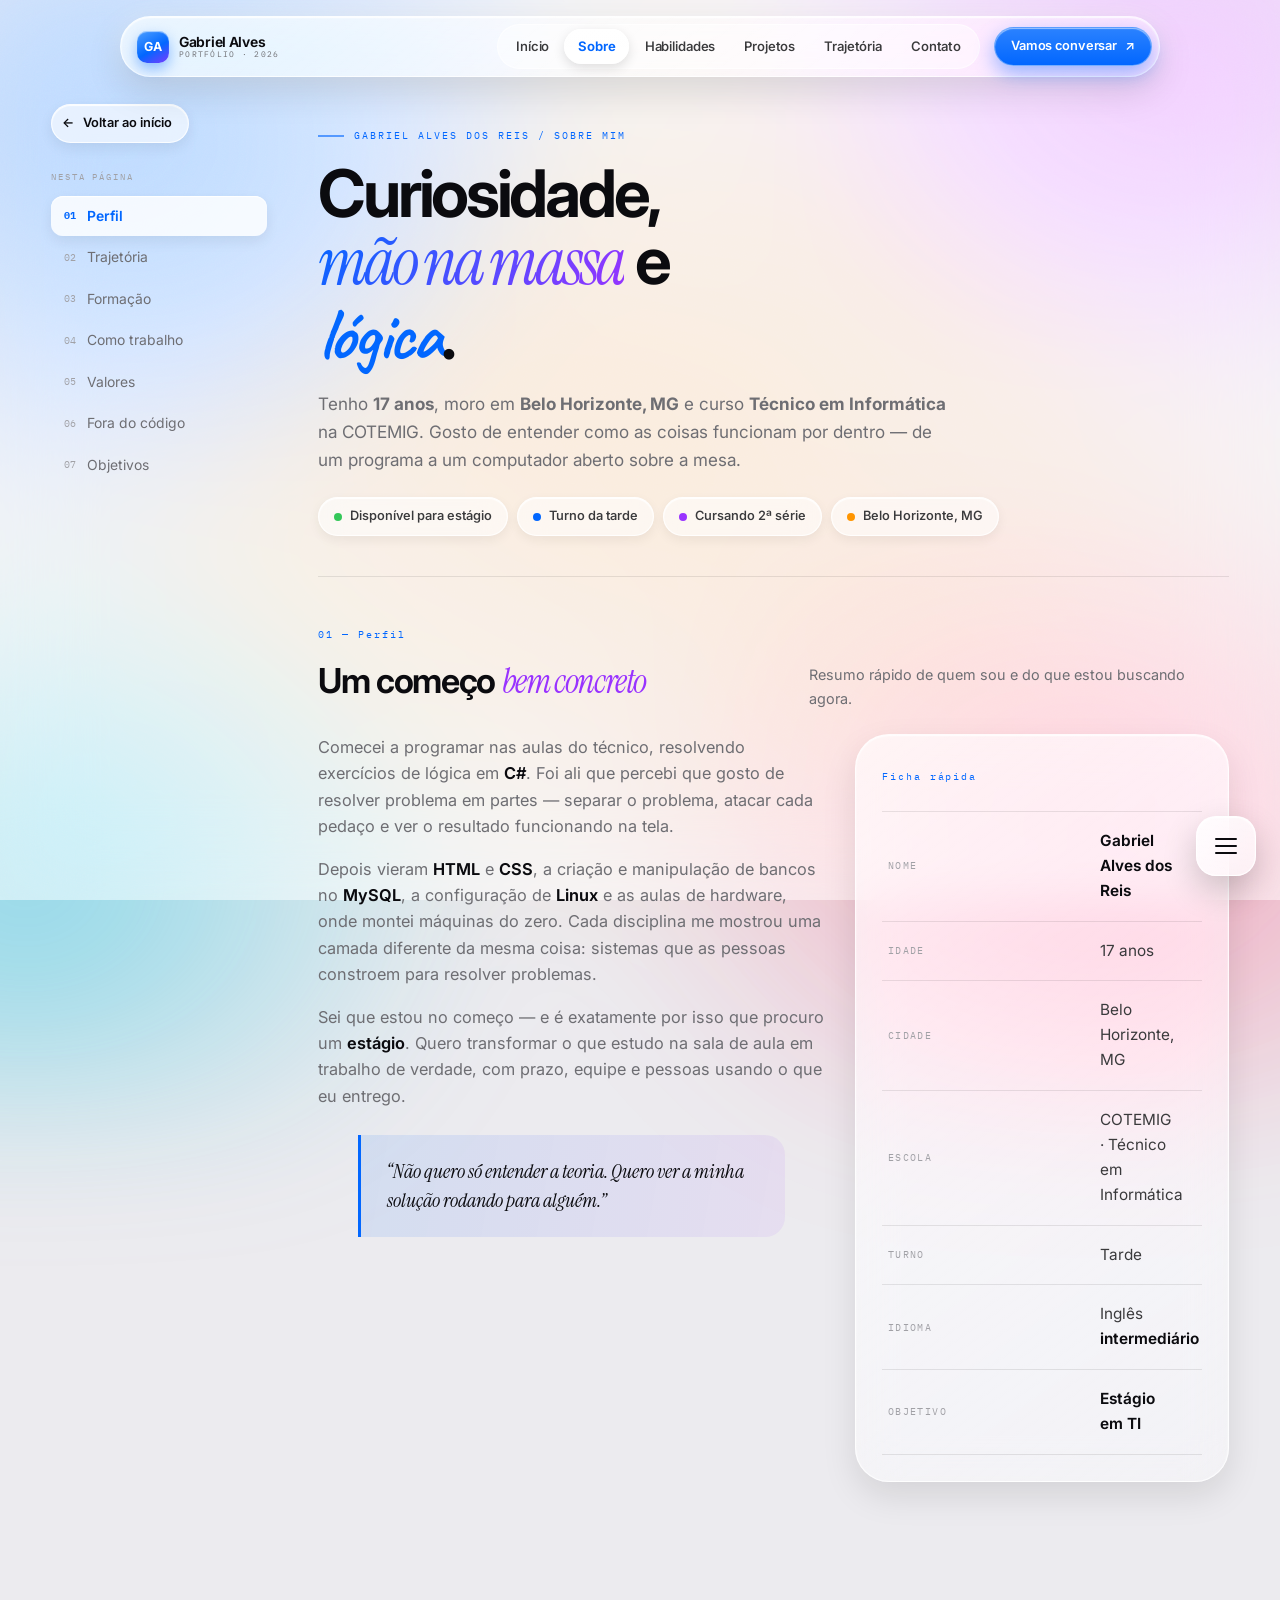
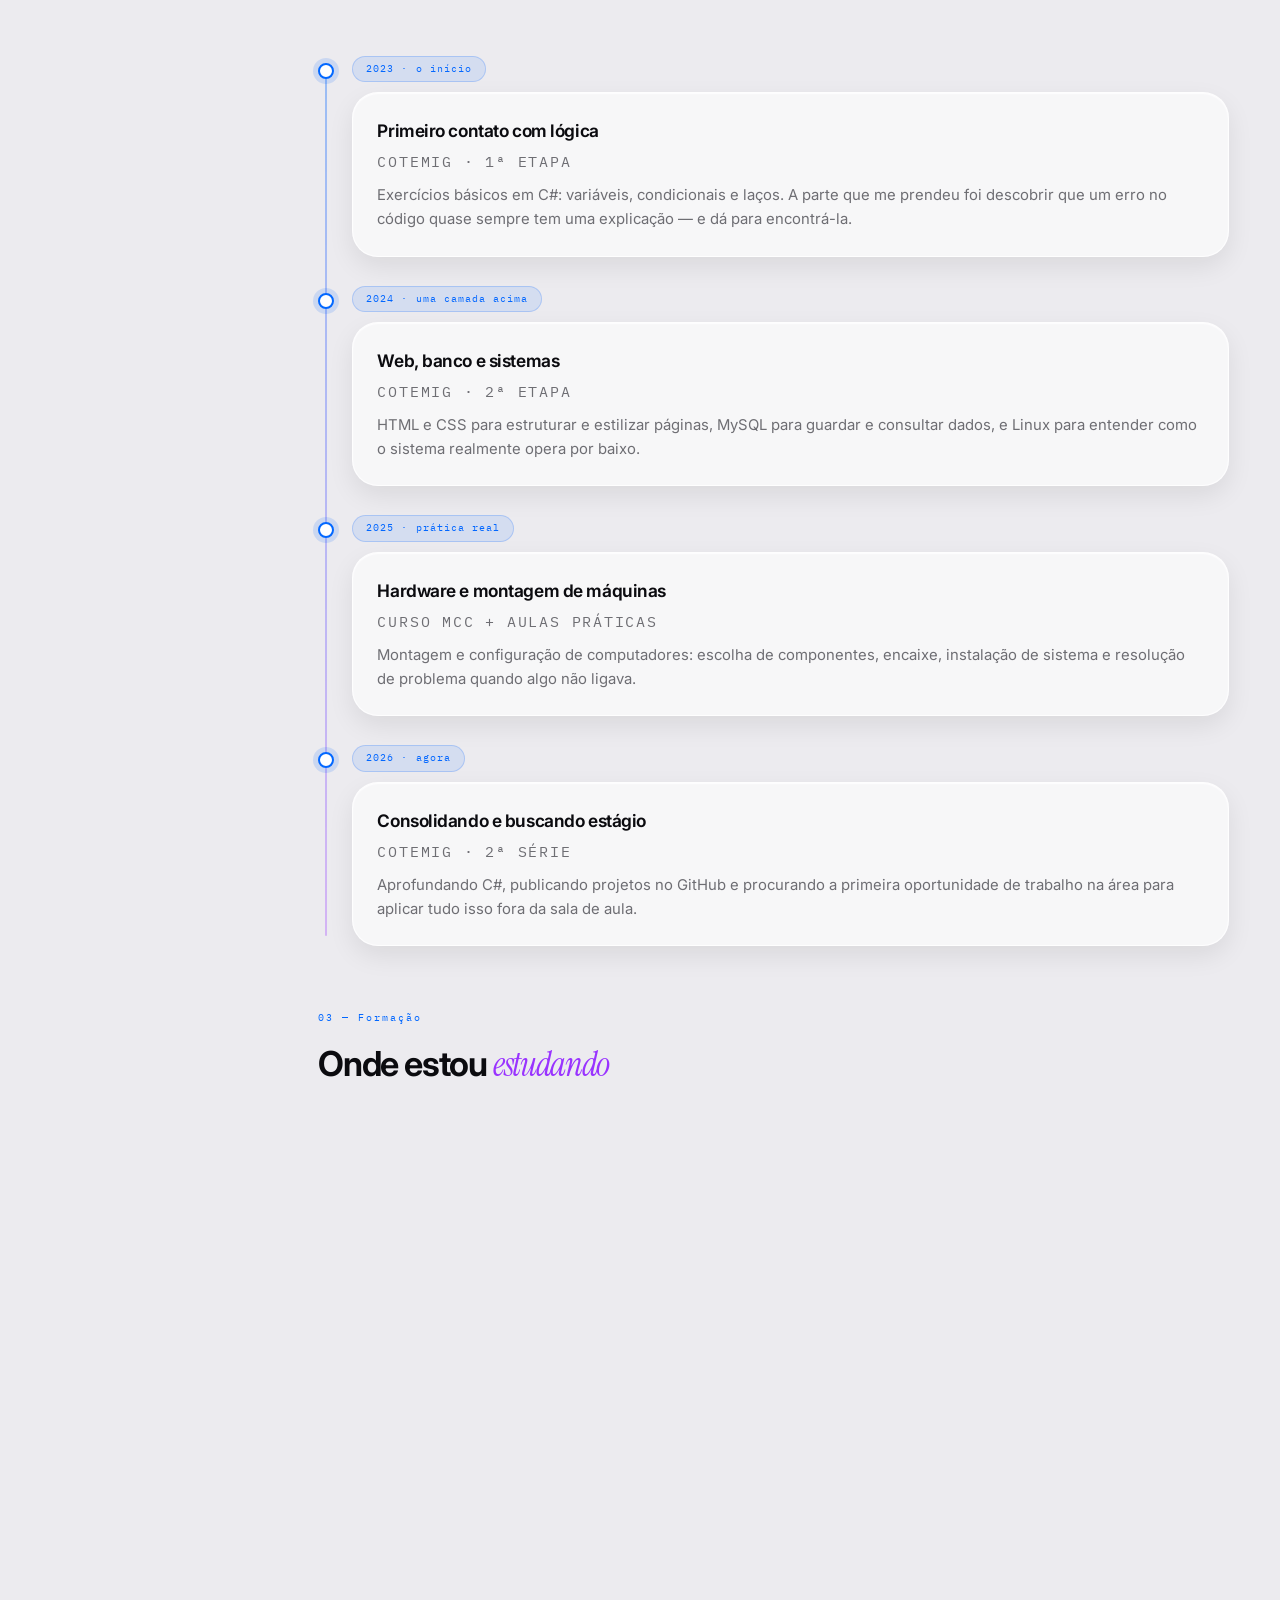
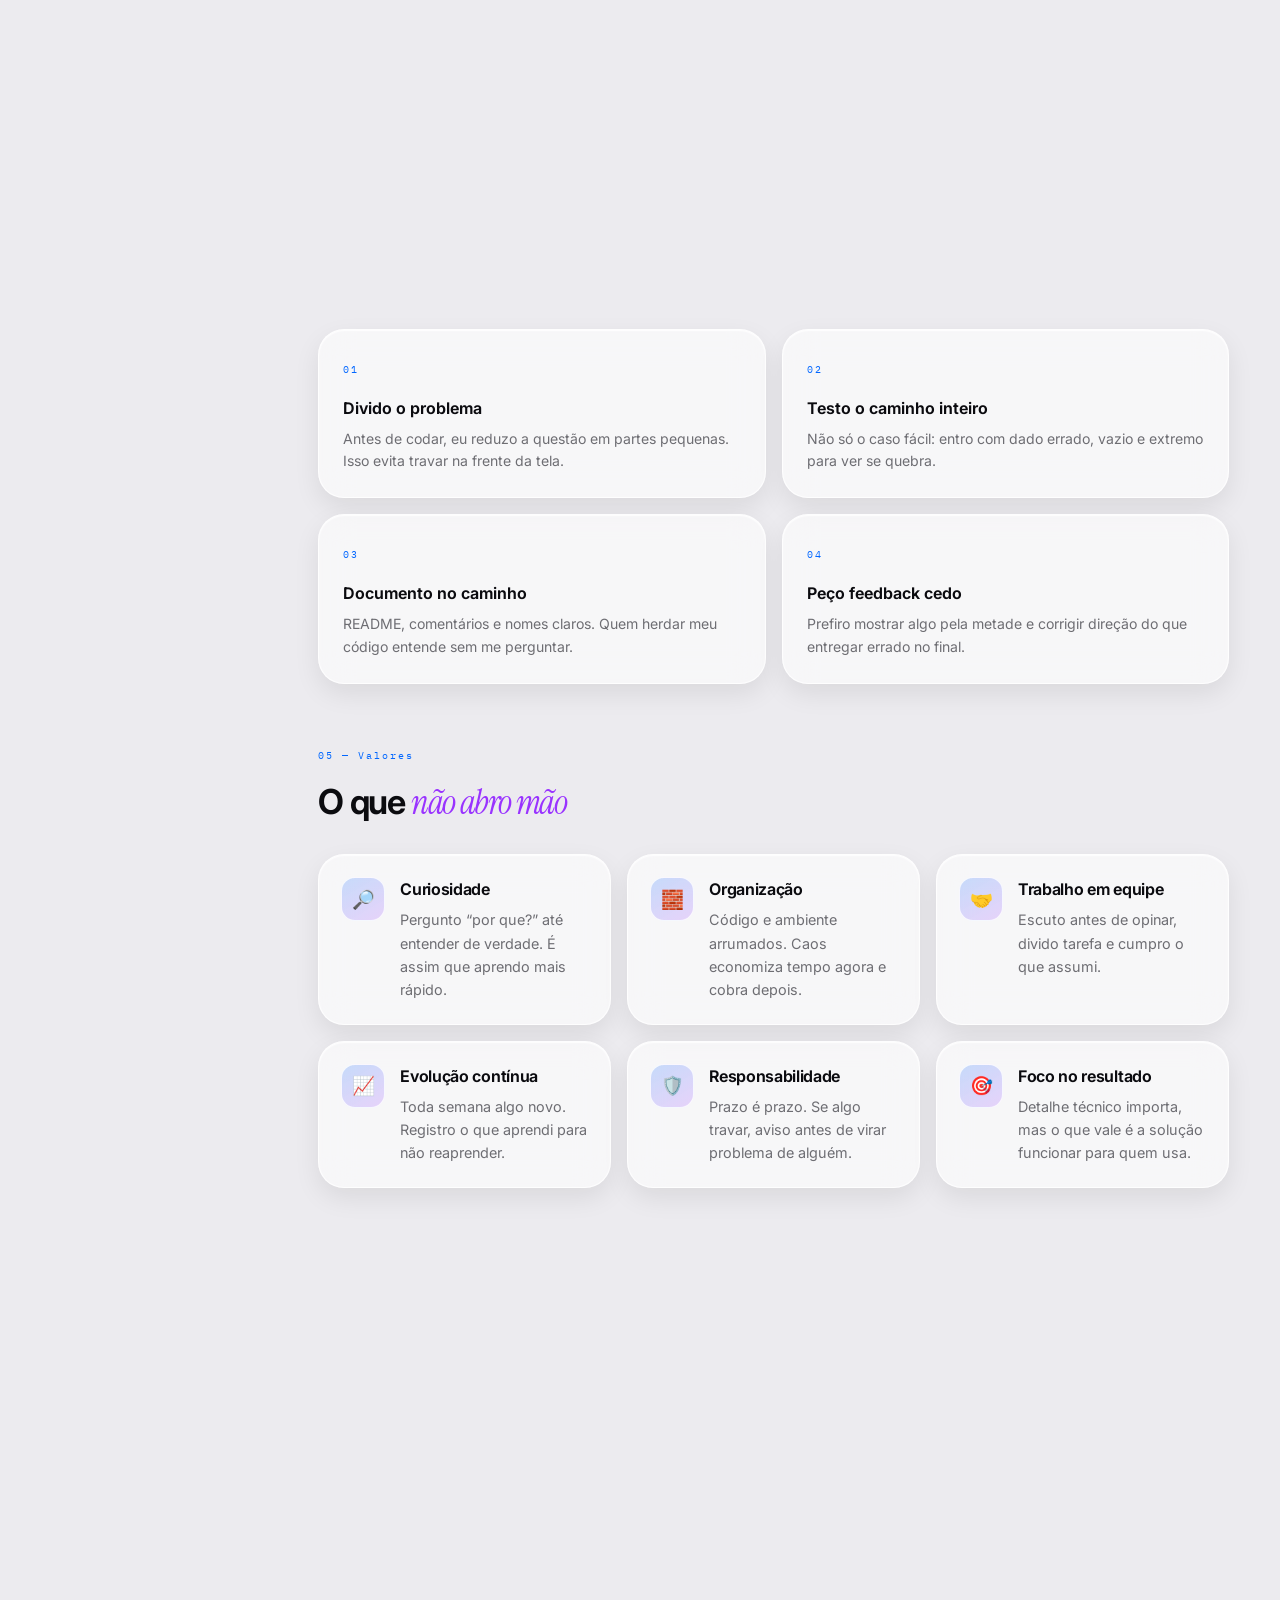
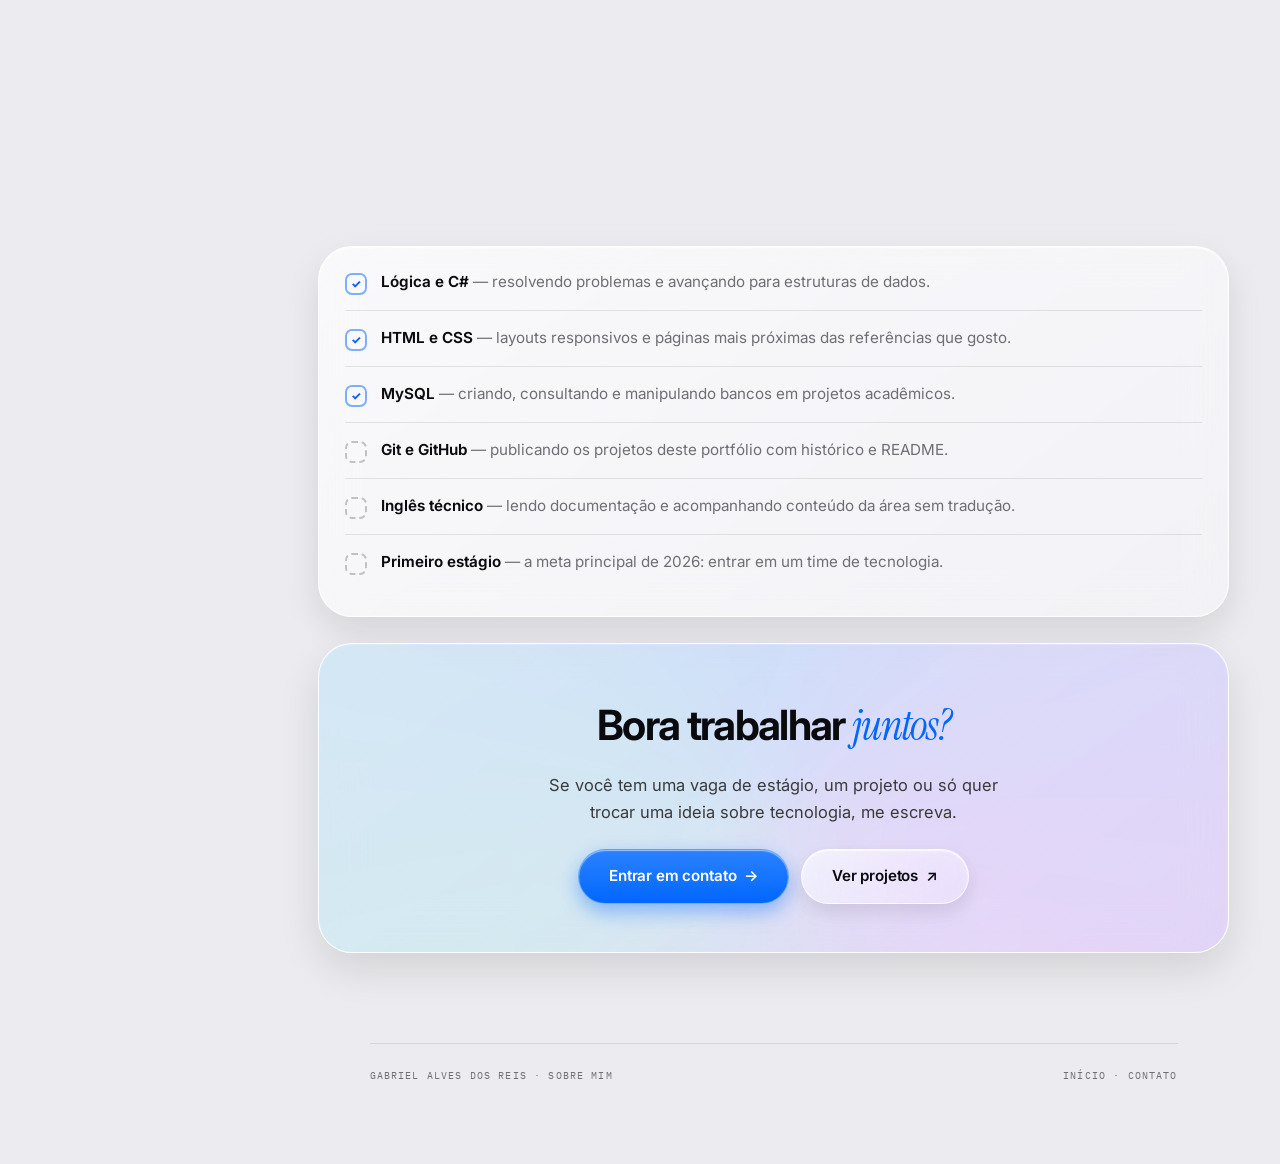
<file: sobre.html>
<!DOCTYPE html>
<html lang="pt-BR" class="js">
<head>
<meta charset="UTF-8">
<meta name="viewport" content="width=device-width, initial-scale=1">
<title>Sobre mim — Gabriel Alves dos Reis</title>
<meta name="description" content="Quem é Gabriel Alves dos Reis: história, formação, forma de trabalhar e objetivos de carreira em tecnologia.">
<meta name="theme-color" content="#ecebef">
<link rel="icon" href="data:image/svg+xml,%3Csvg xmlns='http://www.w3.org/2000/svg' viewBox='0 0 64 64'%3E%3Crect width='64' height='64' rx='16' fill='%230267ff'/%3E%3Ctext x='32' y='42' font-family='Arial' font-size='30' font-weight='700' fill='%23fff' text-anchor='middle'%3EGA%3C/text%3E%3C/svg%3E">
<link rel="preconnect" href="https://fonts.googleapis.com">
<link rel="preconnect" href="https://fonts.gstatic.com" crossorigin>
<link href="https://fonts.googleapis.com/css2?family=Caveat:wght@600&family=IBM+Plex+Mono:wght@400;500&family=Inter:wght@400;500;600;700&family=Instrument+Serif:ital@0;1&display=swap" rel="stylesheet">
<link rel="stylesheet" href="style.css">
</head>
<body>
<a class="skip" href="#conteudo">Pular para o conteúdo</a>

<div class="wallpaper" aria-hidden="true"></div>
<div class="frost" aria-hidden="true"></div>
<div class="grain" aria-hidden="true"></div>
<div class="progress" aria-hidden="true"></div>
<div class="veil" aria-hidden="true"></div>
<div class="cursor" aria-hidden="true"></div>
<div class="cursor-dot" aria-hidden="true"></div>

<header class="topbar">
  <nav class="nav" aria-label="Navegação principal">
    <a class="brand" href="index.html">
      <span class="brand-mark">GA</span>
      <span class="brand-txt"><b>Gabriel Alves</b><span>Portfólio · 2026</span></span>
    </a>
    <div class="nav-links">
      <span class="nav-pill" aria-hidden="true"></span>
      <a class="nav-link" href="index.html">Início</a>
      <a class="nav-link" href="sobre.html">Sobre</a>
      <a class="nav-link" href="habilidades.html">Habilidades</a>
      <a class="nav-link" href="projetos.html">Projetos</a>
      <a class="nav-link" href="trajetoria.html">Trajetória</a>
      <a class="nav-link" href="contato.html">Contato</a>
    </div>
    <a class="btn btn-primary btn-sm" href="contato.html">Vamos conversar <span class="ico ico-n">↗</span></a>
  </nav>
</header>

<div class="page">
  <div class="page-shell">

    <aside class="side">
      <a class="back-link" href="index.html"><span class="ico">←</span> Voltar ao início</a>
      <span class="side-label">Nesta página</span>
      <nav class="side-nav" aria-label="Seções desta página">
        <a href="#perfil"><span>01</span> Perfil</a>
        <a href="#trajetoria-pessoal"><span>02</span> Trajetória</a>
        <a href="#formacao"><span>03</span> Formação</a>
        <a href="#como-trabalho"><span>04</span> Como trabalho</a>
        <a href="#valores"><span>05</span> Valores</a>
        <a href="#fora-do-codigo"><span>06</span> Fora do código</a>
        <a href="#objetivos"><span>07</span> Objetivos</a>
      </nav>
    </aside>

    <main id="conteudo">
      <header class="page-hero">
        <p class="eyebrow">Gabriel Alves dos Reis / Sobre mim</p>
        <h1 class="page-title rv in">Curiosidade,<br><em>mão na massa</em> e<br><span class="hand">lógica</span>.</h1>
        <p class="page-lead rv in" style="--d:140ms">
          Tenho <strong>17 anos</strong>, moro em <strong>Belo Horizonte, MG</strong> e curso
          <strong>Técnico em Informática</strong> na COTEMIG. Gosto de entender como as coisas funcionam
          por dentro — de um programa a um computador aberto sobre a mesa.
        </p>
        <div class="hero-meta rv-s in" style="--d:220ms">
          <span class="chip" style="--dot:#34c759"><i></i> Disponível para estágio</span>
          <span class="chip" style="--dot:#0267ff"><i></i> Turno da tarde</span>
          <span class="chip" style="--dot:#9933ff"><i></i> Cursando 2ª série</span>
          <span class="chip" style="--dot:#ff9500"><i></i> Belo Horizonte, MG</span>
        </div>
      </header>

      <!-- 01 PERFIL -->
      <section class="sec" id="perfil" aria-labelledby="h-perfil">
        <div class="sec-head rv">
          <div>
            <span class="sec-num">01 — Perfil</span>
            <h2 class="sec-title" id="h-perfil">Um começo <em>bem concreto</em></h2>
          </div>
          <p class="sec-note">Resumo rápido de quem sou e do que estou buscando agora.</p>
        </div>

        <div class="intro-grid">
          <div class="intro rv">
            <p>
              Comecei a programar nas aulas do técnico, resolvendo exercícios de lógica em <strong>C#</strong>.
              Foi ali que percebi que gosto de resolver problema em partes — separar o problema, atacar cada
              pedaço e ver o resultado funcionando na tela.
            </p>
            <p>
              Depois vieram <strong>HTML</strong> e <strong>CSS</strong>, a criação e manipulação de bancos no
              <strong>MySQL</strong>, a configuração de <strong>Linux</strong> e as aulas de hardware, onde
              montei máquinas do zero. Cada disciplina me mostrou uma camada diferente da mesma coisa:
              sistemas que as pessoas constroem para resolver problemas.
            </p>
            <p>
              Sei que estou no começo — e é exatamente por isso que procuro um <strong>estágio</strong>.
              Quero transformar o que estudo na sala de aula em trabalho de verdade, com prazo, equipe e
              pessoas usando o que eu entrego.
            </p>
            <blockquote class="pull">
              “Não quero só entender a teoria. Quero ver a minha solução rodando para alguém.”
            </blockquote>
          </div>

          <div class="card rv" style="--d:120ms">
            <span class="sec-num">Ficha rápida</span>
            <div class="rows" style="margin-top:16px">
              <div class="row"><span class="row-k">Nome</span><span class="row-v"><b>Gabriel Alves dos Reis</b></span></div>
              <div class="row"><span class="row-k">Idade</span><span class="row-v">17 anos</span></div>
              <div class="row"><span class="row-k">Cidade</span><span class="row-v">Belo Horizonte, MG</span></div>
              <div class="row"><span class="row-k">Escola</span><span class="row-v">COTEMIG · Técnico em Informática</span></div>
              <div class="row"><span class="row-k">Turno</span><span class="row-v">Tarde</span></div>
              <div class="row"><span class="row-k">Idioma</span><span class="row-v">Inglês <b>intermediário</b></span></div>
              <div class="row"><span class="row-k">Objetivo</span><span class="row-v"><b>Estágio em TI</b></span></div>
            </div>
          </div>
        </div>
      </section>

      <!-- 02 TRAJETÓRIA PESSOAL -->
      <section class="sec" id="trajetoria-pessoal" aria-labelledby="h-traj">
        <div class="sec-head rv">
          <div>
            <span class="sec-num">02 — Trajetória</span>
            <h2 class="sec-title" id="h-traj">Como eu cheguei <em>até aqui</em></h2>
          </div>
          <p class="sec-note">Os passos que me levaram do “o que é isso?” ao “vou construir isso”.</p>
        </div>

        <div class="timeline">
          <article class="tl rv">
            <span class="tl-year">2023 · o início</span>
            <div class="tl-card soft-card">
              <h3>Primeiro contato com lógica</h3>
              <p class="tl-org">COTEMIG · 1ª etapa</p>
              <p>Exercícios básicos em C#: variáveis, condicionais e laços. A parte que me prendeu foi
                descobrir que um erro no código quase sempre tem uma explicação — e dá para encontrá-la.</p>
            </div>
          </article>
          <article class="tl rv" style="--d:90ms">
            <span class="tl-year">2024 · uma camada acima</span>
            <div class="tl-card soft-card">
              <h3>Web, banco e sistemas</h3>
              <p class="tl-org">COTEMIG · 2ª etapa</p>
              <p>HTML e CSS para estruturar e estilizar páginas, MySQL para guardar e consultar dados,
                e Linux para entender como o sistema realmente opera por baixo.</p>
            </div>
          </article>
          <article class="tl rv" style="--d:180ms">
            <span class="tl-year">2025 · prática real</span>
            <div class="tl-card soft-card">
              <h3>Hardware e montagem de máquinas</h3>
              <p class="tl-org">Curso MCC + aulas práticas</p>
              <p>Montagem e configuração de computadores: escolha de componentes, encaixe, instalação de
                sistema e resolução de problema quando algo não ligava.</p>
            </div>
          </article>
          <article class="tl rv" style="--d:270ms">
            <span class="tl-year">2026 · agora</span>
            <div class="tl-card soft-card">
              <h3>Consolidando e buscando estágio</h3>
              <p class="tl-org">COTEMIG · 2ª série</p>
              <p>Aprofundando C#, publicando projetos no GitHub e procurando a primeira oportunidade
                de trabalho na área para aplicar tudo isso fora da sala de aula.</p>
            </div>
          </article>
        </div>
      </section>

      <!-- 03 FORMAÇÃO -->
      <section class="sec" id="formacao" aria-labelledby="h-form">
        <div class="sec-head rv">
          <div>
            <span class="sec-num">03 — Formação</span>
            <h2 class="sec-title" id="h-form">Onde estou <em>estudando</em></h2>
          </div>
        </div>
        <div class="grid g3">
          <article class="card rv">
            <span class="sec-num">Técnico</span>
            <h3 style="font-size:1.1rem;font-weight:650;margin:8px 0 8px">Técnico em Informática</h3>
            <p style="color:var(--muted);font-size:.93rem;margin:0">COTEMIG, unidade Floresta — cursando a 2ª série, turno da tarde. Programação, banco de dados, redes, sistemas operacionais e hardware.</p>
          </article>
          <article class="card rv" style="--d:90ms">
            <span class="sec-num">Qualificação</span>
            <h3 style="font-size:1.1rem;font-weight:650;margin:8px 0 8px">MCC — Montagem e Configuração</h3>
            <p style="color:var(--muted);font-size:.93rem;margin:0">Curso de qualificação com prática intensiva de montagem, manutenção e configuração de computadores.</p>
          </article>
          <article class="card rv" style="--d:180ms">
            <span class="sec-num">Qualificação</span>
            <h3 style="font-size:1.1rem;font-weight:650;margin:8px 0 8px">Robótica</h3>
            <p style="color:var(--muted);font-size:.93rem;margin:0">Introdução à automação e robótica, com foco em lógica de controle e montagem de circuitos.</p>
          </article>
        </div>
        <div class="card rv" style="margin-top:16px">
          <span class="sec-num">Certificações e cursos</span>
          <div class="rows" style="margin-top:14px">
            <div class="row"><span class="row-k">Google</span><span class="row-v"><b>Google Workspace for Education</b> — uso básico e intermediário das ferramentas Fundamentals</span><span class="row-a">2025</span></div>
            <div class="row"><span class="row-k">Produtividade</span><span class="row-v"><b>Office 365</b> — básico, uso cotidiano em atividades acadêmicas</span><span class="row-a">2025</span></div>
            <div class="row"><span class="row-k">Idioma</span><span class="row-v"><b>Inglês</b> — nível intermediário, leitura de documentação técnica</span><span class="row-a">Atual</span></div>
            <div class="row"><span class="row-k">Autodidata</span><span class="row-v"><b>Git e GitHub</b> — versionando e publicando os projetos do portfólio</span><span class="row-a">Em curso</span></div>
          </div>
        </div>
      </section>

      <!-- 04 COMO TRABALHO -->
      <section class="sec" id="como-trabalho" aria-labelledby="h-como">
        <div class="sec-head rv">
          <div>
            <span class="sec-num">04 — Como trabalho</span>
            <h2 class="sec-title" id="h-como">Meu jeito de <em>resolver</em></h2>
          </div>
          <p class="sec-note">Quatro hábitos que já faço parte do meu processo.</p>
        </div>
        <div class="grid g4">
          <article class="soft-card rv">
            <span class="sec-num">01</span>
            <h3 style="font-size:1rem;font-weight:650;margin:8px 0 6px">Divido o problema</h3>
            <p style="color:var(--muted);font-size:.88rem;margin:0">Antes de codar, eu reduzo a questão em partes pequenas. Isso evita travar na frente da tela.</p>
          </article>
          <article class="soft-card rv" style="--d:80ms">
            <span class="sec-num">02</span>
            <h3 style="font-size:1rem;font-weight:650;margin:8px 0 6px">Testo o caminho inteiro</h3>
            <p style="color:var(--muted);font-size:.88rem;margin:0">Não só o caso fácil: entro com dado errado, vazio e extremo para ver se quebra.</p>
          </article>
          <article class="soft-card rv" style="--d:160ms">
            <span class="sec-num">03</span>
            <h3 style="font-size:1rem;font-weight:650;margin:8px 0 6px">Documento no caminho</h3>
            <p style="color:var(--muted);font-size:.88rem;margin:0">README, comentários e nomes claros. Quem herdar meu código entende sem me perguntar.</p>
          </article>
          <article class="soft-card rv" style="--d:240ms">
            <span class="sec-num">04</span>
            <h3 style="font-size:1rem;font-weight:650;margin:8px 0 6px">Peço feedback cedo</h3>
            <p style="color:var(--muted);font-size:.88rem;margin:0">Prefiro mostrar algo pela metade e corrigir direção do que entregar errado no final.</p>
          </article>
        </div>
      </section>

      <!-- 05 VALORES -->
      <section class="sec" id="valores" aria-labelledby="h-val">
        <div class="sec-head rv">
          <div>
            <span class="sec-num">05 — Valores</span>
            <h2 class="sec-title" id="h-val">O que <em>não abro mão</em></h2>
          </div>
        </div>
        <div class="grid g3">
          <article class="soft-card value rv">
            <span class="vi">🔎</span>
            <div><h4>Curiosidade</h4><p>Pergunto “por que?” até entender de verdade. É assim que aprendo mais rápido.</p></div>
          </article>
          <article class="soft-card value rv" style="--d:80ms">
            <span class="vi">🧱</span>
            <div><h4>Organização</h4><p>Código e ambiente arrumados. Caos economiza tempo agora e cobra depois.</p></div>
          </article>
          <article class="soft-card value rv" style="--d:160ms">
            <span class="vi">🤝</span>
            <div><h4>Trabalho em equipe</h4><p>Escuto antes de opinar, divido tarefa e cumpro o que assumi.</p></div>
          </article>
          <article class="soft-card value rv" style="--d:240ms">
            <span class="vi">📈</span>
            <div><h4>Evolução contínua</h4><p>Toda semana algo novo. Registro o que aprendi para não reaprender.</p></div>
          </article>
          <article class="soft-card value rv" style="--d:320ms">
            <span class="vi">🛡️</span>
            <div><h4>Responsabilidade</h4><p>Prazo é prazo. Se algo travar, aviso antes de virar problema de alguém.</p></div>
          </article>
          <article class="soft-card value rv" style="--d:400ms">
            <span class="vi">🎯</span>
            <div><h4>Foco no resultado</h4><p>Detalhe técnico importa, mas o que vale é a solução funcionar para quem usa.</p></div>
          </article>
        </div>
      </section>

      <!-- 06 FORA DO CÓDIGO -->
      <section class="sec" id="fora-do-codigo" aria-labelledby="h-fora">
        <div class="sec-head rv">
          <div>
            <span class="sec-num">06 — Fora do código</span>
            <h2 class="sec-title" id="h-fora">O que eu faço <em>no tempo livre</em></h2>
          </div>
        </div>
        <div class="grid g3">
          <article class="card rv">
            <div class="proj-visual" style="height:120px;border-radius:18px;margin-bottom:16px;--glow:linear-gradient(150deg,#0267ff,#30b0c7)">
              <span class="proj-glyph" style="font-size:1.8rem">🎮</span>
            </div>
            <h3 style="font-size:1.05rem;font-weight:650;margin-bottom:6px">Jogos</h3>
            <p style="color:var(--muted);font-size:.9rem;margin:0">Gosto de jogos com história e escolhas que pesam — e de entender como o jogo foi construído por dentro.</p>
          </article>
          <article class="card rv" style="--d:90ms">
            <div class="proj-visual" style="height:120px;border-radius:18px;margin-bottom:16px;--glow:linear-gradient(150deg,#9933ff,#ff2d55)">
              <span class="proj-glyph" style="font-size:1.8rem">🎵</span>
            </div>
            <h3 style="font-size:1.05rem;font-weight:650;margin-bottom:6px">Música</h3>
            <p style="color:var(--muted);font-size:.9rem;margin:0">Escuto de tudo enquanto programo. É meu filtro para concentrar em tarefa longa.</p>
          </article>
          <article class="card rv" style="--d:180ms">
            <div class="proj-visual" style="height:120px;border-radius:18px;margin-bottom:16px;--glow:linear-gradient(150deg,#ff9500,#ffcc00)">
              <span class="proj-glyph" style="font-size:1.8rem">🛠️</span>
            </div>
            <h3 style="font-size:1.05rem;font-weight:650;margin-bottom:6px">Montar PC</h3>
            <p style="color:var(--muted);font-size:.9rem;margin:0">Fora da aula, ajudo colegas e família a montar, limpar e configurar computadores.</p>
          </article>
        </div>
      </section>

      <!-- 07 OBJETIVOS -->
      <section class="sec" id="objetivos" aria-labelledby="h-obj">
        <div class="sec-head rv">
          <div>
            <span class="sec-num">07 — Objetivos</span>
            <h2 class="sec-title" id="h-obj">O que vem <em>agora</em></h2>
          </div>
          <p class="sec-note">Lista viva do que já está feito e do que estou construindo.</p>
        </div>
        <div class="card rv" style="padding-top:8px">
          <div class="check"><span class="box">✓</span><p><strong>Lógica e C#</strong> — resolvendo problemas e avançando para estruturas de dados.</p></div>
          <div class="check"><span class="box">✓</span><p><strong>HTML e CSS</strong> — layouts responsivos e páginas mais próximas das referências que gosto.</p></div>
          <div class="check"><span class="box">✓</span><p><strong>MySQL</strong> — criando, consultando e manipulando bancos em projetos acadêmicos.</p></div>
          <div class="check"><span class="box wip"></span><p><strong>Git e GitHub</strong> — publicando os projetos deste portfólio com histórico e README.</p></div>
          <div class="check"><span class="box wip"></span><p><strong>Inglês técnico</strong> — lendo documentação e acompanhando conteúdo da área sem tradução.</p></div>
          <div class="check" style="border-bottom:0"><span class="box wip"></span><p><strong>Primeiro estágio</strong> — a meta principal de 2026: entrar em um time de tecnologia.</p></div>
        </div>

        <div class="cta glass rv" style="margin-top:26px">
          <h2>Bora trabalhar <em>juntos?</em></h2>
          <p>Se você tem uma vaga de estágio, um projeto ou só quer trocar uma ideia sobre tecnologia, me escreva.</p>
          <div class="cta-acts">
            <a class="btn btn-primary btn-lg" href="contato.html">Entrar em contato <span class="ico ico-e">→</span></a>
            <a class="btn btn-lg" href="projetos.html">Ver projetos <span class="ico ico-n">↗</span></a>
          </div>
        </div>
      </section>

      <footer class="foot">
        <span>Gabriel Alves dos Reis · Sobre mim</span>
        <span><a href="index.html">Início</a> · <a href="contato.html">Contato</a></span>
      </footer>
    </main>
  </div>
</div>

<div class="dock">
  <div class="dock-panel" id="dockPanel" aria-hidden="true">
    <div class="dock-grp">
      <span class="dock-hd">Páginas</span>
      <a href="index.html"><span>Início</span><span class="arr">→</span></a>
      <a href="sobre.html"><span>Sobre mim</span><span class="arr">→</span></a>
      <a href="habilidades.html"><span>Habilidades</span><span class="arr">→</span></a>
      <a href="projetos.html"><span>Projetos</span><span class="arr">→</span></a>
      <a href="trajetoria.html"><span>Trajetória</span><span class="arr">→</span></a>
      <a href="contato.html"><span>Contato</span><span class="arr">→</span></a>
    </div>
    <div class="dock-grp">
      <span class="dock-hd">Atalhos</span>
      <div class="dock-row"><span>Reduzir animações</span><button class="switch" data-action="calm" aria-checked="false" aria-label="Reduzir animações"></button></div>
      <div class="dock-row"><span>gabrie.reis2009@gmail.com</span></div>
    </div>
  </div>
  <button class="dock-btn" aria-label="Abrir menu" aria-expanded="false" aria-controls="dockPanel">
    <span></span><span></span><span></span>
  </button>
</div>

<script src="main.js"></script>
</body>
</html>
</file>
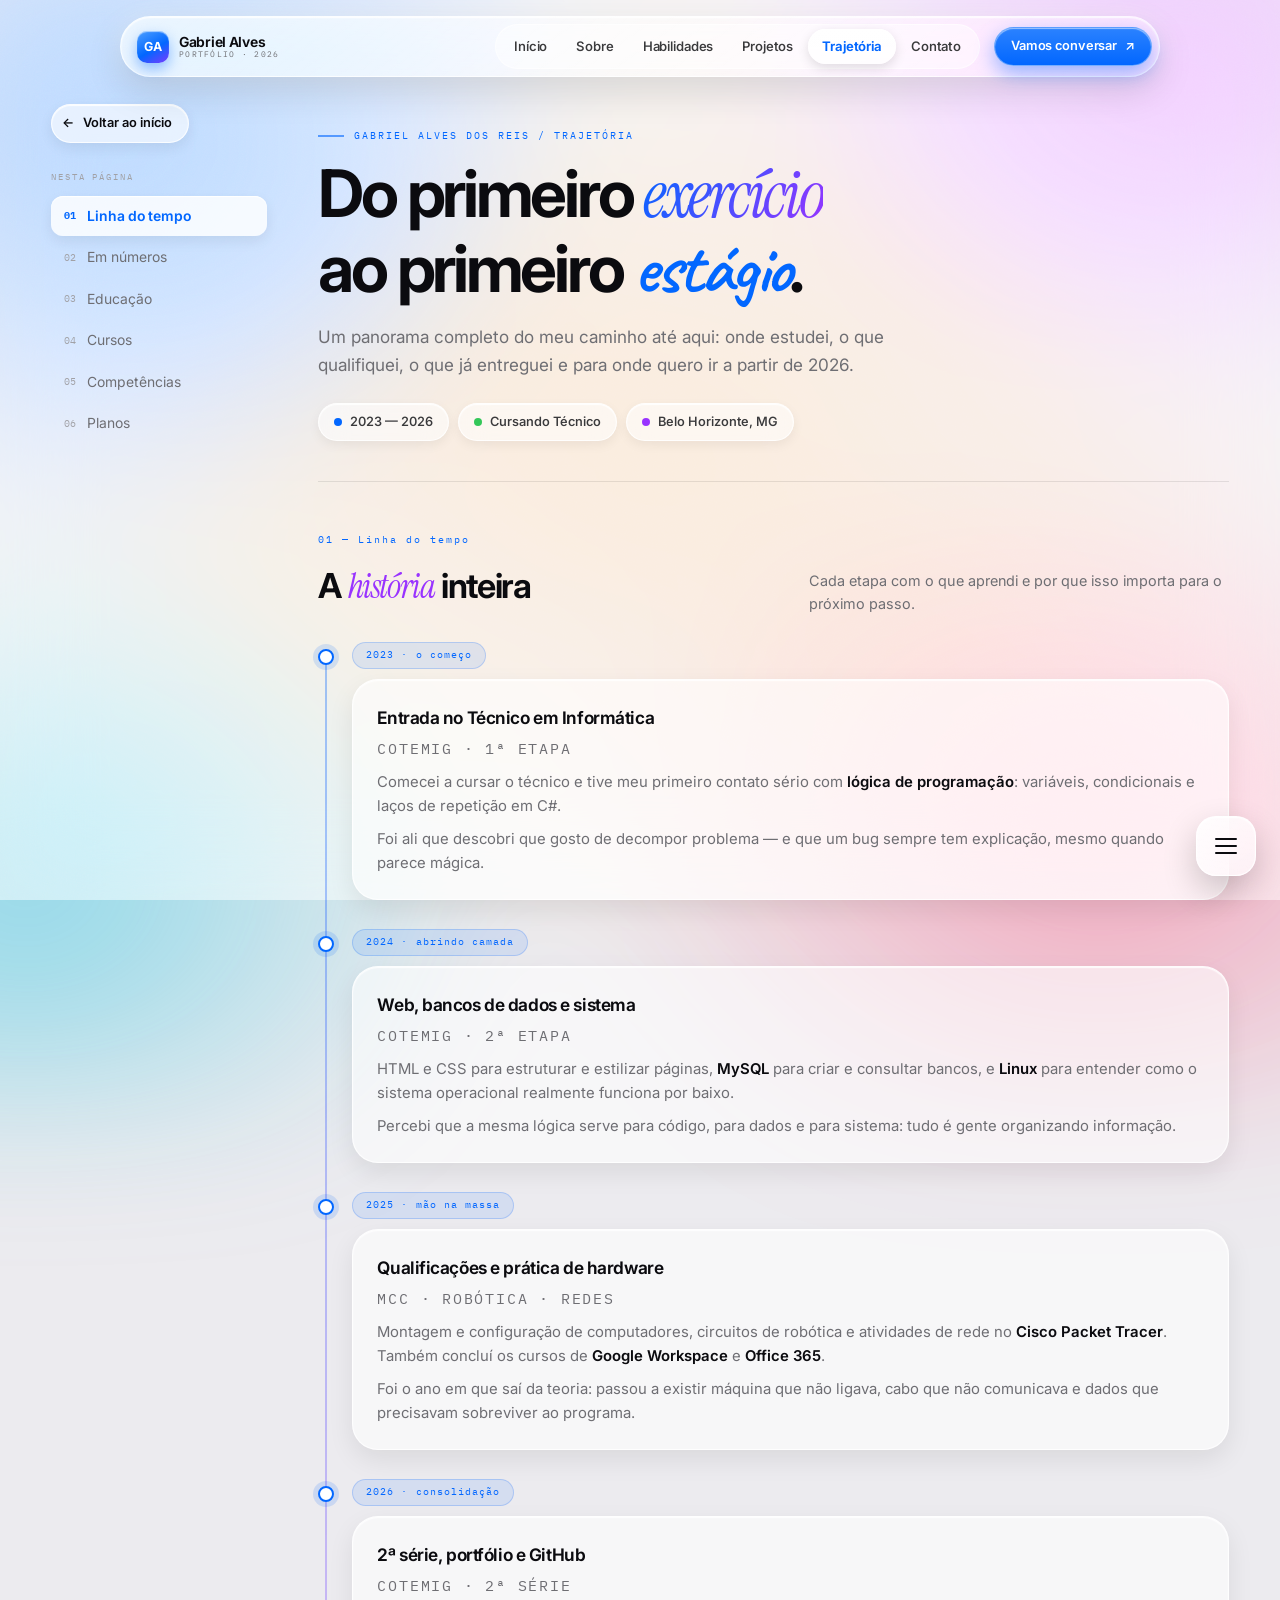
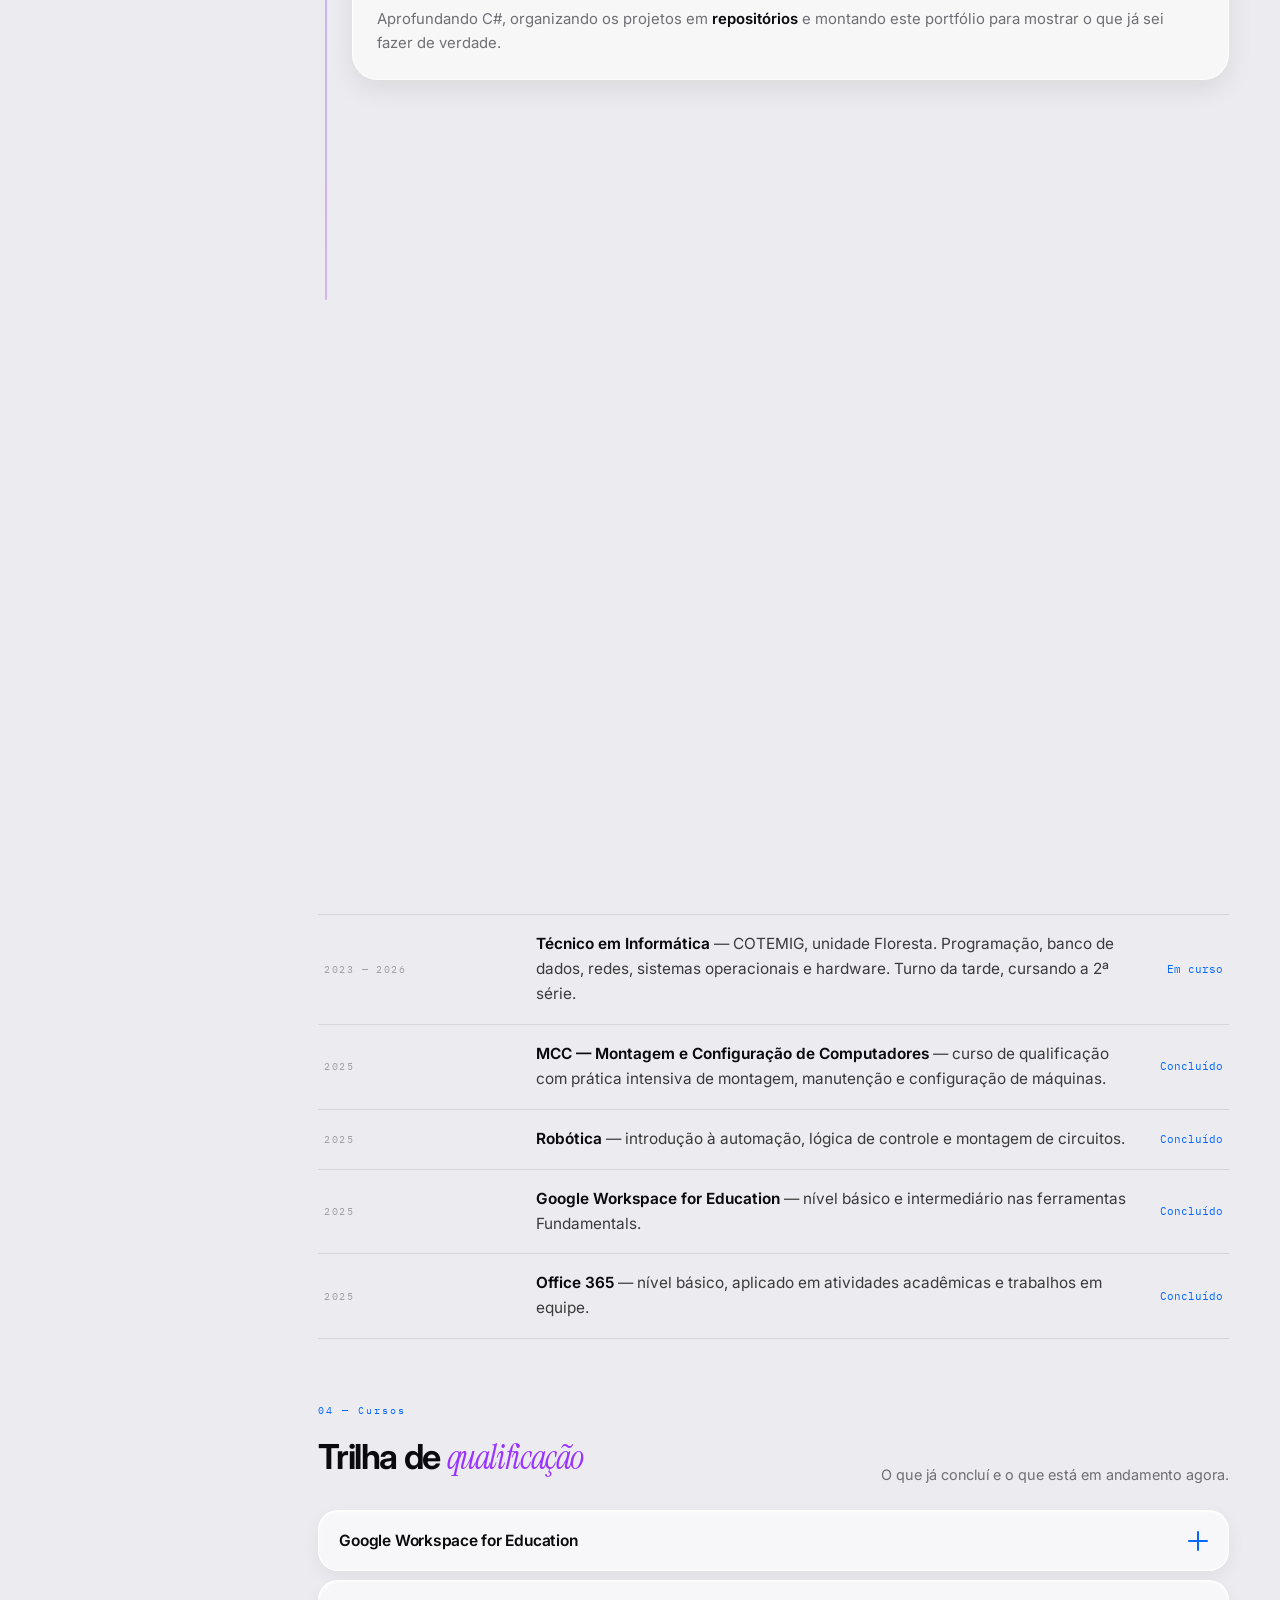
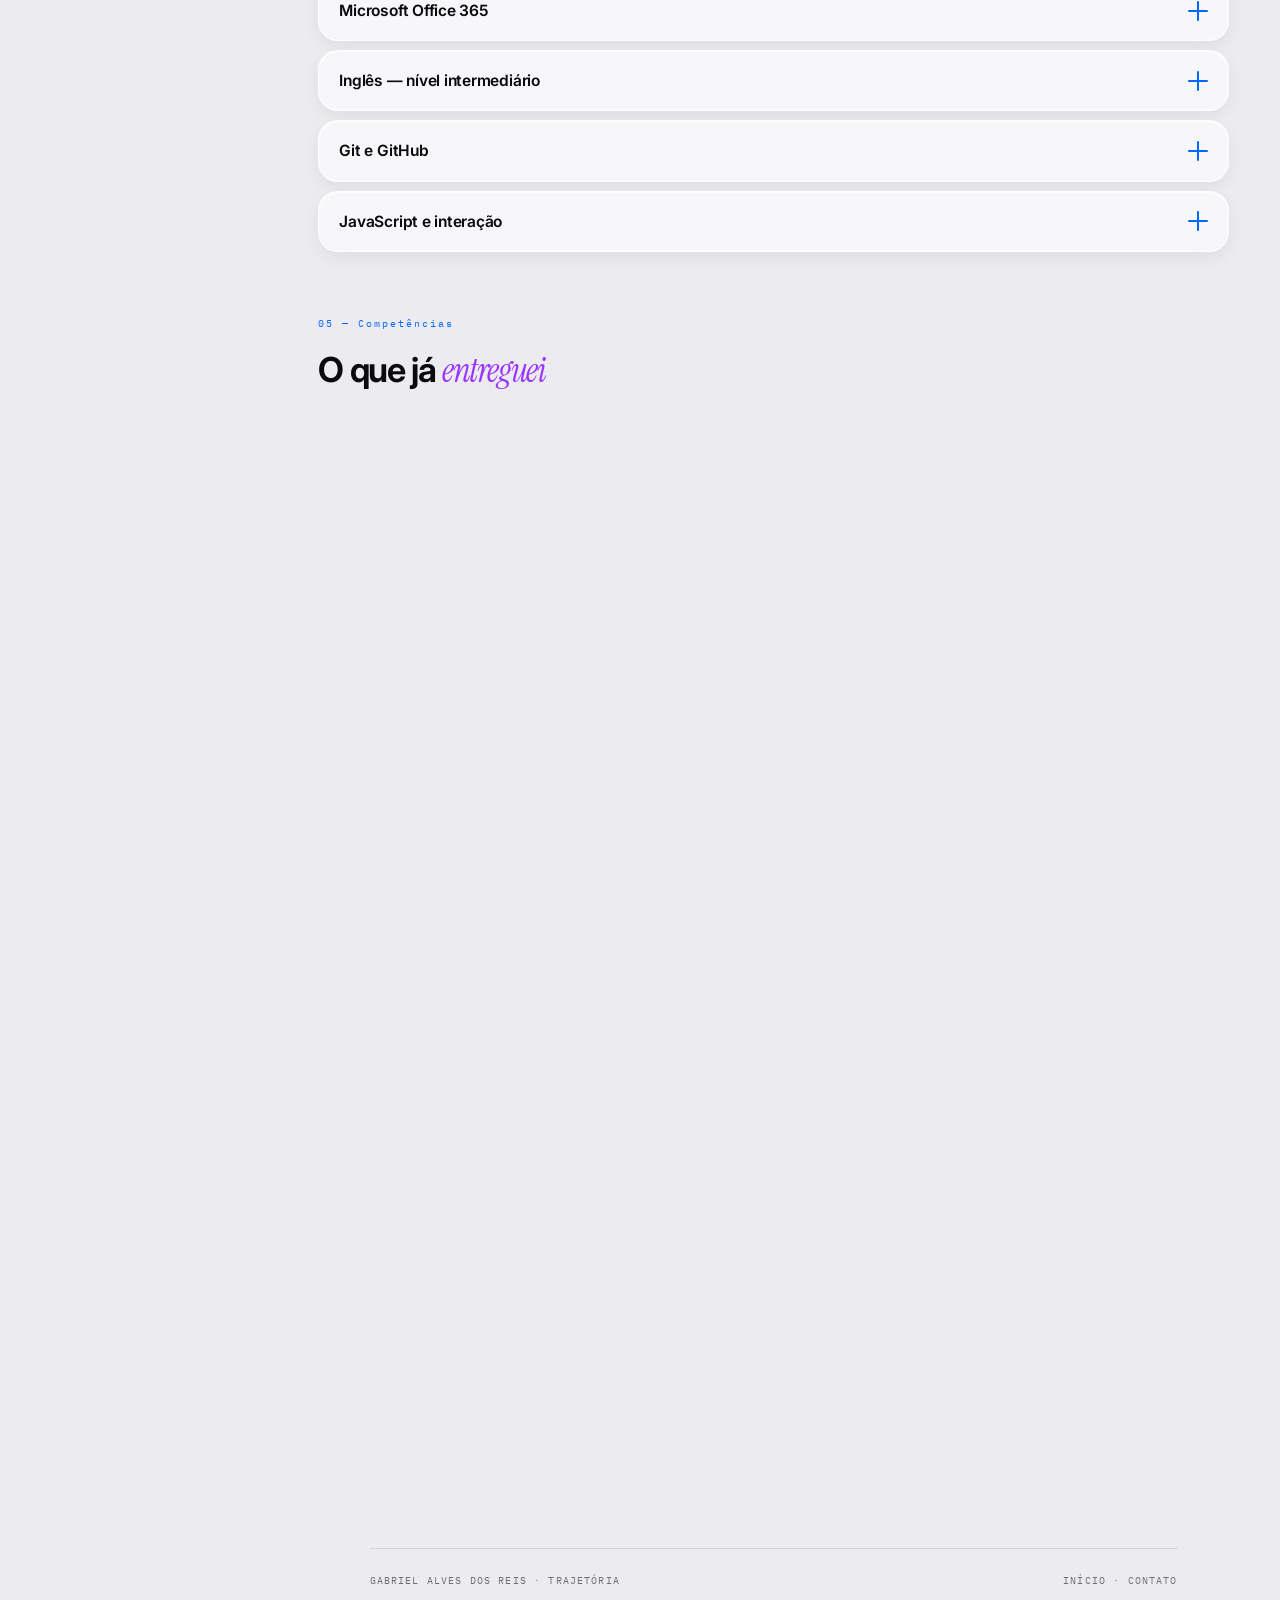
<file: trajetoria.html>
<!DOCTYPE html>
<html lang="pt-BR" class="js">
<head>
<meta charset="UTF-8">
<meta name="viewport" content="width=device-width, initial-scale=1">
<title>Trajetória — Gabriel Alves dos Reis</title>
<meta name="description" content="Trajetória acadêmica e profissional de Gabriel Alves dos Reis: COTEMIG, cursos de qualificação, projetos e próximos passos.">
<meta name="theme-color" content="#ecebef">
<link rel="icon" href="data:image/svg+xml,%3Csvg xmlns='http://www.w3.org/2000/svg' viewBox='0 0 64 64'%3E%3Crect width='64' height='64' rx='16' fill='%230267ff'/%3E%3Ctext x='32' y='42' font-family='Arial' font-size='30' font-weight='700' fill='%23fff' text-anchor='middle'%3EGA%3C/text%3E%3C/svg%3E">
<link rel="preconnect" href="https://fonts.googleapis.com">
<link rel="preconnect" href="https://fonts.gstatic.com" crossorigin>
<link href="https://fonts.googleapis.com/css2?family=Caveat:wght@600&family=IBM+Plex+Mono:wght@400;500&family=Inter:wght@400;500;600;700&family=Instrument+Serif:ital@0;1&display=swap" rel="stylesheet">
<link rel="stylesheet" href="style.css">
</head>
<body>
<a class="skip" href="#conteudo">Pular para o conteúdo</a>

<div class="wallpaper" aria-hidden="true"></div>
<div class="frost" aria-hidden="true"></div>
<div class="grain" aria-hidden="true"></div>
<div class="progress" aria-hidden="true"></div>
<div class="veil" aria-hidden="true"></div>
<div class="cursor" aria-hidden="true"></div>
<div class="cursor-dot" aria-hidden="true"></div>

<header class="topbar">
  <nav class="nav" aria-label="Navegação principal">
    <a class="brand" href="index.html">
      <span class="brand-mark">GA</span>
      <span class="brand-txt"><b>Gabriel Alves</b><span>Portfólio · 2026</span></span>
    </a>
    <div class="nav-links">
      <span class="nav-pill" aria-hidden="true"></span>
      <a class="nav-link" href="index.html">Início</a>
      <a class="nav-link" href="sobre.html">Sobre</a>
      <a class="nav-link" href="habilidades.html">Habilidades</a>
      <a class="nav-link" href="projetos.html">Projetos</a>
      <a class="nav-link" href="trajetoria.html">Trajetória</a>
      <a class="nav-link" href="contato.html">Contato</a>
    </div>
    <a class="btn btn-primary btn-sm" href="contato.html">Vamos conversar <span class="ico ico-n">↗</span></a>
  </nav>
</header>

<div class="page">
  <div class="page-shell">

    <aside class="side">
      <a class="back-link" href="index.html"><span class="ico">←</span> Voltar ao início</a>
      <span class="side-label">Nesta página</span>
      <nav class="side-nav" aria-label="Seções desta página">
        <a href="#linha"><span>01</span> Linha do tempo</a>
        <a href="#numeros"><span>02</span> Em números</a>
        <a href="#educacao"><span>03</span> Educação</a>
        <a href="#cursos"><span>04</span> Cursos</a>
        <a href="#competencias"><span>05</span> Competências</a>
        <a href="#planos"><span>06</span> Planos</a>
      </nav>
    </aside>

    <main id="conteudo">
      <header class="page-hero">
        <p class="eyebrow">Gabriel Alves dos Reis / Trajetória</p>
        <h1 class="page-title rv in">Do primeiro <em>exercício</em><br>ao primeiro <span class="hand">estágio</span>.</h1>
        <p class="page-lead rv in" style="--d:140ms">
          Um panorama completo do meu caminho até aqui: onde estudei, o que qualifiquei, o que já entreguei
          e para onde quero ir a partir de 2026.
        </p>
        <div class="hero-meta rv-s in" style="--d:210ms">
          <span class="chip" style="--dot:#0267ff"><i></i> 2023 — 2026</span>
          <span class="chip" style="--dot:#34c759"><i></i> Cursando Técnico</span>
          <span class="chip" style="--dot:#9933ff"><i></i> Belo Horizonte, MG</span>
        </div>
      </header>

      <!-- 01 LINHA DO TEMPO -->
      <section class="sec" id="linha" aria-labelledby="h-lin">
        <div class="sec-head rv">
          <div>
            <span class="sec-num">01 — Linha do tempo</span>
            <h2 class="sec-title" id="h-lin">A <em>história</em> inteira</h2>
          </div>
          <p class="sec-note">Cada etapa com o que aprendi e por que isso importa para o próximo passo.</p>
        </div>

        <div class="timeline">
          <article class="tl rv">
            <span class="tl-year">2023 · o começo</span>
            <div class="tl-card soft-card">
              <h3>Entrada no Técnico em Informática</h3>
              <p class="tl-org">COTEMIG · 1ª etapa</p>
              <p>Comecei a cursar o técnico e tive meu primeiro contato sério com <b>lógica de programação</b>:
                variáveis, condicionais e laços de repetição em C#.</p>
              <p>Foi ali que descobri que gosto de decompor problema — e que um bug sempre tem explicação,
                mesmo quando parece mágica.</p>
            </div>
          </article>

          <article class="tl rv" style="--d:90ms">
            <span class="tl-year">2024 · abrindo camada</span>
            <div class="tl-card soft-card">
              <h3>Web, bancos de dados e sistema</h3>
              <p class="tl-org">COTEMIG · 2ª etapa</p>
              <p>HTML e CSS para estruturar e estilizar páginas, <b>MySQL</b> para criar e consultar bancos,
                e <b>Linux</b> para entender como o sistema operacional realmente funciona por baixo.</p>
              <p>Percebi que a mesma lógica serve para código, para dados e para sistema: tudo é gente
                organizando informação.</p>
            </div>
          </article>

          <article class="tl rv" style="--d:180ms">
            <span class="tl-year">2025 · mão na massa</span>
            <div class="tl-card soft-card">
              <h3>Qualificações e prática de hardware</h3>
              <p class="tl-org">MCC · Robótica · Redes</p>
              <p>Montagem e configuração de computadores, circuitos de robótica e atividades de rede no
                <b>Cisco Packet Tracer</b>. Também concluí os cursos de <b>Google Workspace</b> e <b>Office 365</b>.</p>
              <p>Foi o ano em que saí da teoria: passou a existir máquina que não ligava, cabo que não
                comunicava e dados que precisavam sobreviver ao programa.</p>
            </div>
          </article>

          <article class="tl rv" style="--d:270ms">
            <span class="tl-year">2026 · consolidação</span>
            <div class="tl-card soft-card">
              <h3>2ª série, portfólio e GitHub</h3>
              <p class="tl-org">COTEMIG · 2ª série</p>
              <p>Aprofundando C#, organizando os projetos em <b>repositórios</b> e montando este portfólio
                para mostrar o que já sei fazer de verdade.</p>
            </div>
          </article>

          <article class="tl rv" style="--d:360ms">
            <span class="tl-year">Próximo · 2026/2027</span>
            <div class="tl-card soft-card" style="border-style:dashed">
              <h3>Primeiro estágio em TI</h3>
              <p class="tl-org">Objetivo aberto</p>
              <p>Entrar em um time de tecnologia em Belo Horizonte ou remoto, aplicar o que estudo em
                projeto real e crescer com gente mais experiente ao meu lado.</p>
            </div>
          </article>
        </div>
      </section>

      <!-- 02 NÚMEROS -->
      <section class="sec" id="numeros" aria-labelledby="h-num">
        <div class="sec-head rv">
          <div>
            <span class="sec-num">02 — Em números</span>
            <h2 class="sec-title" id="h-num">Trajetória <em>resumida</em></h2>
          </div>
        </div>
        <div class="stats">
          <div class="card stat rv"><span class="stat-num" data-count="3">0</span><p class="stat-label">Anos de curso técnico</p></div>
          <div class="card stat rv" style="--d:80ms"><span class="stat-num" data-count="6" data-suffix="+">0</span><p class="stat-label">Tecnologias já usadas</p></div>
          <div class="card stat rv" style="--d:160ms"><span class="stat-num" data-count="4">0</span><p class="stat-label">Projetos concluídos</p></div>
          <div class="card stat rv" style="--d:240ms"><span class="stat-num" data-count="3">0</span><p class="stat-label">Cursos de qualificação</p></div>
        </div>
      </section>

      <!-- 03 EDUCAÇÃO -->
      <section class="sec" id="educacao" aria-labelledby="h-edu">
        <div class="sec-head rv">
          <div>
            <span class="sec-num">03 — Educação</span>
            <h2 class="sec-title" id="h-edu">Formação <em>acadêmica</em></h2>
          </div>
        </div>
        <div class="rows rv">
          <div class="row">
            <span class="row-k">2023 — 2026</span>
            <span class="row-v"><b>Técnico em Informática</b> — COTEMIG, unidade Floresta. Programação, banco de dados, redes, sistemas operacionais e hardware. Turno da tarde, cursando a 2ª série.</span>
            <span class="row-a">Em curso</span>
          </div>
          <div class="row">
            <span class="row-k">2025</span>
            <span class="row-v"><b>MCC — Montagem e Configuração de Computadores</b> — curso de qualificação com prática intensiva de montagem, manutenção e configuração de máquinas.</span>
            <span class="row-a">Concluído</span>
          </div>
          <div class="row">
            <span class="row-k">2025</span>
            <span class="row-v"><b>Robótica</b> — introdução à automação, lógica de controle e montagem de circuitos.</span>
            <span class="row-a">Concluído</span>
          </div>
          <div class="row">
            <span class="row-k">2025</span>
            <span class="row-v"><b>Google Workspace for Education</b> — nível básico e intermediário nas ferramentas Fundamentals.</span>
            <span class="row-a">Concluído</span>
          </div>
          <div class="row">
            <span class="row-k">2025</span>
            <span class="row-v"><b>Office 365</b> — nível básico, aplicado em atividades acadêmicas e trabalhos em equipe.</span>
            <span class="row-a">Concluído</span>
          </div>
        </div>
      </section>

      <!-- 04 CURSOS -->
      <section class="sec" id="cursos" aria-labelledby="h-cur">
        <div class="sec-head rv">
          <div>
            <span class="sec-num">04 — Cursos</span>
            <h2 class="sec-title" id="h-cur">Trilha de <em>qualificação</em></h2>
          </div>
          <p class="sec-note">O que já concluí e o que está em andamento agora.</p>
        </div>

        <div class="acc rv">
          <div class="acc-item">
            <button class="acc-q">Google Workspace for Education <span class="plus" aria-hidden="true"></span></button>
            <div class="acc-a"><p>Uso básico e intermediário das ferramentas Fundamentals (Drive, Docs, Sheets, Slides) com foco em colaboração e organização de arquivos em equipe. Concluído em 2025.</p></div>
          </div>
          <div class="acc-item">
            <button class="acc-q">Microsoft Office 365 <span class="plus" aria-hidden="true"></span></button>
            <div class="acc-a"><p>Nível básico, aplicado no dia a dia escolar: documentos, planilhas e apresentações para trabalhos e projetos. Concluído em 2025.</p></div>
          </div>
          <div class="acc-item">
            <button class="acc-q">Inglês — nível intermediário <span class="plus" aria-hidden="true"></span></button>
            <div class="acc-a"><p>Leitura de documentação técnica e tutoriais em inglês. Em evolução para a conversação, com o objetivo de acompanhar conteúdo da área direto na fonte.</p></div>
          </div>
          <div class="acc-item">
            <button class="acc-q">Git e GitHub <span class="plus" aria-hidden="true"></span></button>
            <div class="acc-a"><p>Autodidata, em curso: versionamento, histórico de commits e publicação dos projetos deste portfólio com README e instruções de execução.</p></div>
          </div>
          <div class="acc-item">
            <button class="acc-q">JavaScript e interação <span class="plus" aria-hidden="true"></span></button>
            <div class="acc-a"><p>Em estudo: dando vida às interfaces que eu mesmo desenho em HTML e CSS — este portfólio é o meu campo de teste.</p></div>
          </div>
        </div>
      </section>

      <!-- 05 COMPETÊNCIAS -->
      <section class="sec" id="competencias" aria-labelledby="h-comp">
        <div class="sec-head rv">
          <div>
            <span class="sec-num">05 — Competências</span>
            <h2 class="sec-title" id="h-comp">O que já <em>entreguei</em></h2>
          </div>
        </div>
        <div class="grid g2">
          <article class="card rv">
            <span class="sec-num">Técnico</span>
            <h3 style="font-size:1.08rem;font-weight:650;margin:8px 0 8px">Projetos acadêmicos</h3>
            <p style="color:var(--muted);font-size:.93rem;margin:0 0 14px">Resolução de problemas em C#, criação e consulta de bancos MySQL, páginas com HTML/CSS e configuração de máquinas Linux.</p>
            <a class="link-btn" href="projetos.html">Ver projetos <span class="ico ico-e">→</span></a>
          </article>
          <article class="card rv" style="--d:90ms">
            <span class="sec-num">Prática</span>
            <h3 style="font-size:1.08rem;font-weight:650;margin:8px 0 8px">Hardware e manutenção</h3>
            <p style="color:var(--muted);font-size:.93rem;margin:0 0 14px">Montagens completas em laboratório e atendimento informal a colegas e família: limpeza, troca de peça e instalação de sistema.</p>
            <a class="link-btn" href="habilidades.html">Ver habilidades <span class="ico ico-e">→</span></a>
          </article>
        </div>
      </section>

      <!-- 06 PLANOS -->
      <section class="sec" id="planos" aria-labelledby="h-plan">
        <div class="sec-head rv">
          <div>
            <span class="sec-num">06 — Planos</span>
            <h2 class="sec-title" id="h-plan">Para onde <em>vou</em></h2>
          </div>
        </div>
        <div class="card rv" style="padding-top:8px">
          <div class="check"><span class="box">✓</span><p><strong>2026 — Concluir a 2ª série</strong> do Técnico em Informática com bom rendimento e projetos publicados.</p></div>
          <div class="check"><span class="box wip"></span><p><strong>2026 — Primeiro estágio em TI</strong> em Belo Horizonte ou remoto: a meta principal deste ano.</p></div>
          <div class="check"><span class="box wip"></span><p><strong>2027 — Aprofundar em desenvolvimento</strong>, com projetos de equipe e código revisado por outras pessoas.</p></div>
          <div class="check" style="border-bottom:0"><span class="box wip"></span><p><strong>2027 — Formação superior</strong> em Análise e Desenvolvimento de Sistemas ou área correlata, conciliando com o trabalho.</p></div>
        </div>

        <div class="cta glass rv" style="margin-top:26px">
          <h2>Minha próxima etapa <em>começa aqui</em></h2>
          <p>Se você tem uma vaga de estágio ou um projeto, posso ser a pessoa certa. Vamos conversar?</p>
          <div class="cta-acts">
            <a class="btn btn-primary btn-lg" href="contato.html">Entrar em contato <span class="ico ico-e">→</span></a>
            <a class="btn btn-lg" href="sobre.html">Conhecer minha história <span class="ico ico-n">↗</span></a>
          </div>
        </div>
      </section>

      <footer class="foot">
        <span>Gabriel Alves dos Reis · Trajetória</span>
        <span><a href="index.html">Início</a> · <a href="contato.html">Contato</a></span>
      </footer>
    </main>
  </div>
</div>

<div class="dock">
  <div class="dock-panel" id="dockPanel" aria-hidden="true">
    <div class="dock-grp">
      <span class="dock-hd">Páginas</span>
      <a href="index.html"><span>Início</span><span class="arr">→</span></a>
      <a href="sobre.html"><span>Sobre mim</span><span class="arr">→</span></a>
      <a href="habilidades.html"><span>Habilidades</span><span class="arr">→</span></a>
      <a href="projetos.html"><span>Projetos</span><span class="arr">→</span></a>
      <a href="trajetoria.html"><span>Trajetória</span><span class="arr">→</span></a>
      <a href="contato.html"><span>Contato</span><span class="arr">→</span></a>
    </div>
    <div class="dock-grp">
      <span class="dock-hd">Atalhos</span>
      <div class="dock-row"><span>Reduzir animações</span><button class="switch" data-action="calm" aria-checked="false" aria-label="Reduzir animações"></button></div>
      <div class="dock-row"><span>gabrie.reis2009@gmail.com</span></div>
    </div>
  </div>
  <button class="dock-btn" aria-label="Abrir menu" aria-expanded="false" aria-controls="dockPanel">
    <span></span><span></span><span></span>
  </button>
</div>

<script src="main.js"></script>
</body>
</html>
</file>
<file: style.css>
/* =========================================================
   GABRIEL ALVES DOS REIS — PORTFÓLIO
   Inspirado em giovannitrivellato.com.br · estilo iOS Glass
   ---------------------------------------------------------
   01 Tokens        07 Home / pastas
   02 Base          08 Shell das páginas
   03 Wallpaper     09 Componentes
   04 Topbar        10 Reveals & véu
   05 Botões        11 Responsivo
   06 Superfícies   12 Motion prefs
   ========================================================= */

/* ============ 01 · TOKENS ============ */
:root {
  --blue: #0267ff;
  --blue-60: rgba(2, 103, 255, .6);
  --blue-40: rgba(2, 103, 255, .4);
  --blue-20: rgba(2, 103, 255, .2);
  --blue-10: rgba(2, 103, 255, .1);

  --black: #1c1c1e;
  --ink: #0b0b0f;
  --dark: #3a3a3c;
  --muted: #6e6e73;
  --faint: #a1a1a6;
  --hair: rgba(0, 0, 0, .09);
  --hair-2: rgba(0, 0, 0, .16);

  --w-90: rgba(255, 255, 255, .9);
  --w-70: rgba(255, 255, 255, .7);
  --w-50: rgba(255, 255, 255, .5);
  --w-40: rgba(255, 255, 255, .4);
  --w-25: rgba(255, 255, 255, .25);
  --w-12: rgba(255, 255, 255, .12);

  --purple: #9933ff;
  --pink: #ff2d55;
  --orange: #ff9500;
  --green: #34c759;
  --teal: #30b0c7;
  --indigo: #5856d6;
  --yellow: #ffcc00;

  --r-xs: 12px;
  --r-sm: 18px;
  --r: 26px;
  --r-lg: 34px;
  --r-xl: 44px;

  --t8: .8s cubic-bezier(.16, 1, .3, 1);
  --t6: .6s cubic-bezier(.16, 1, .3, 1);
  --t4: .4s cubic-bezier(.16, 1, .3, 1);
  --t2: .2s cubic-bezier(.16, 1, .3, 1);

  --sans: "Inter", -apple-system, BlinkMacSystemFont, "SF Pro Display", "Segoe UI", Roboto, sans-serif;
  --hand: "Caveat", "Segoe Script", cursive;
  --serif: "Instrument Serif", Georgia, serif;
  --mono: "IBM Plex Mono", ui-monospace, "SF Mono", monospace;

  --page-pad: clamp(20px, 4vw, 56px);
}

/* ============ 02 · BASE ============ */
*, *::before, *::after { box-sizing: border-box; }

html {
  -webkit-text-size-adjust: 100%;
  scroll-behavior: smooth;
  scroll-padding-top: 104px;
  overflow-x: clip;
}

body {
  margin: 0;
  min-height: 100vh;
  font-family: var(--sans);
  font-size: 16.5px;
  line-height: 1.62;
  color: var(--ink);
  background: #ecebef;
  -webkit-font-smoothing: antialiased;
  overflow-x: clip;
}

h1, h2, h3, h4, p, figure, blockquote { margin-top: 0; }
img { max-width: 100%; display: block; }
a { color: inherit; text-decoration: none; }
button, input, textarea, select { font: inherit; color: inherit; }
::selection { background: var(--blue-20); color: var(--blue); }

:focus-visible { outline: 2.5px solid var(--blue); outline-offset: 3px; border-radius: 8px; }

body::-webkit-scrollbar { width: 11px; height: 11px; }
body::-webkit-scrollbar-track { background: transparent; }
body::-webkit-scrollbar-thumb {
  background-color: var(--blue);
  border: 3px solid transparent;
  border-radius: 999px;
  background-clip: padding-box;
}
body::-webkit-scrollbar-thumb:hover { background-color: #0053d6; }

.skip { position: absolute; left: -9999px; top: 10px; z-index: 9999;
  padding: 10px 18px; background: var(--blue); color: #fff; border-radius: 999px; }
.skip:focus { left: 12px; }

.sr { position: absolute; width: 1px; height: 1px; overflow: hidden; clip: rect(0 0 0 0); white-space: nowrap; }

/* ============ 03 · WALLPAPER ============ */
.wallpaper {
  position: fixed; inset: -25%; z-index: -3; pointer-events: none;
  background:
    radial-gradient(38% 44% at 22% 26%, rgba(2, 103, 255, .55), transparent 66%),
    radial-gradient(34% 40% at 78% 20%, rgba(153, 51, 255, .45), transparent 66%),
    radial-gradient(40% 42% at 74% 78%, rgba(255, 45, 85, .34), transparent 66%),
    radial-gradient(36% 40% at 18% 82%, rgba(48, 176, 199, .42), transparent 66%),
    radial-gradient(50% 50% at 50% 50%, rgba(255, 149, 0, .22), transparent 70%);
  filter: blur(70px) saturate(150%);
  animation: wall 26s ease-in-out infinite alternate;
  will-change: transform;
}
@keyframes wall {
  0%   { transform: translate3d(0, 0, 0) scale(1) rotate(0deg); }
  50%  { transform: translate3d(3%, -3%, 0) scale(1.12) rotate(4deg); }
  100% { transform: translate3d(-4%, 3%, 0) scale(1.06) rotate(-5deg); }
}

.frost {
  position: fixed; inset: 0; z-index: -2; pointer-events: none;
  background: rgba(255, 255, 255, .52);
  backdrop-filter: blur(46px) saturate(130%);
  -webkit-backdrop-filter: blur(46px) saturate(130%);
}
.grain {
  position: fixed; inset: 0; z-index: -1; pointer-events: none; opacity: .3;
  background-image: url("data:image/svg+xml,%3Csvg xmlns='http://www.w3.org/2000/svg' width='140' height='140'%3E%3Cfilter id='n'%3E%3CfeTurbulence type='fractalNoise' baseFrequency='.9' numOctaves='3'/%3E%3C/filter%3E%3Crect width='100%25' height='100%25' filter='url(%23n)' opacity='.4'/%3E%3C/svg%3E");
  mix-blend-mode: overlay;
}

/* cursor personalizado */
.cursor, .cursor-dot { position: fixed; top: 0; left: 0; z-index: 9000; pointer-events: none; opacity: 0; }
.cursor {
  width: 34px; height: 34px; margin: -17px 0 0 -17px;
  border-radius: 50%; border: 1px solid rgba(0, 0, 0, .18);
  background: rgba(255, 255, 255, .28);
  backdrop-filter: grayscale(1) saturate(0) contrast(1.1);
  -webkit-backdrop-filter: grayscale(1) saturate(0) contrast(1.1);
  transition: width .25s var(--t4), height .25s var(--t4), margin .25s var(--t4), opacity .3s, background .3s;
}
.cursor-dot { width: 5px; height: 5px; margin: -2.5px 0 0 -2.5px; border-radius: 50%; background: var(--blue); }
body.cursor-on .cursor, body.cursor-on .cursor-dot { opacity: 1; }
body.cursor-hot .cursor { width: 56px; height: 56px; margin: -28px 0 0 -28px; background: rgba(2, 103, 255, .13); border-color: transparent; }
body.cursor-hot .cursor-dot { opacity: 0; }

/* ============ 04 · TOPBAR ============ */
.topbar {
  position: fixed; top: 16px; left: 0; right: 0; z-index: 600;
  display: flex; justify-content: center; padding-inline: 16px;
  pointer-events: none;
}
.topbar > * { pointer-events: auto; }

.nav {
  width: min(100%, 1040px);
  display: flex; align-items: center; gap: 8px;
  padding: 7px 7px 7px 16px;
  border-radius: 999px;
  background: linear-gradient(145deg, rgba(255, 255, 255, .68), rgba(255, 255, 255, .38));
  border: 1px solid rgba(255, 255, 255, .75);
  box-shadow: inset 0 1px 1.5px rgba(255, 255, 255, .95), 0 14px 36px rgba(0, 0, 0, .13), 0 0 26px rgba(255, 255, 255, .35);
  backdrop-filter: blur(22px) saturate(180%);
  -webkit-backdrop-filter: blur(22px) saturate(180%);
  transition: box-shadow var(--t4), background var(--t4), transform var(--t4);
}
body.scrolled .nav {
  background: linear-gradient(145deg, rgba(255, 255, 255, .88), rgba(255, 255, 255, .6));
  box-shadow: inset 0 1px 1.5px rgba(255, 255, 255, 1), 0 18px 44px rgba(0, 0, 0, .16);
}

.brand { display: flex; align-items: center; gap: 10px; padding-right: 6px; flex: none; }
.brand-mark {
  width: 32px; height: 32px; border-radius: 10px;
  display: grid; place-items: center; flex: none;
  background: linear-gradient(150deg, #4ea0ff, var(--blue) 55%, #7a3bff);
  color: #fff; font-weight: 700; font-size: .78rem; letter-spacing: -.04em;
  box-shadow: 0 6px 14px var(--blue-40), inset 0 1px 1px rgba(255, 255, 255, .6);
}
.brand-txt { line-height: 1.1; }
.brand-txt b { display: block; font-size: .87rem; font-weight: 650; letter-spacing: -.02em; }
.brand-txt span { display: block; font-family: var(--mono); font-size: .5rem; letter-spacing: .16em;
  text-transform: uppercase; color: var(--muted); }

.nav-links {
  position: relative; display: flex; align-items: center; gap: 1px;
  margin-left: auto; padding: 4px;
  border-radius: 999px; background: rgba(255, 255, 255, .45);
  border: 1px solid rgba(255, 255, 255, .6);
}
.nav-pill {
  position: absolute; top: 4px; left: 0; height: calc(100% - 8px);
  border-radius: 999px; opacity: 0; pointer-events: none;
  background: linear-gradient(180deg, #fff, rgba(255, 255, 255, .72));
  box-shadow: 0 4px 12px rgba(0, 0, 0, .12), inset 0 1px 1px #fff;
  transition: transform .5s cubic-bezier(.34, 1.3, .5, 1), width .5s cubic-bezier(.34, 1.3, .5, 1), opacity .3s;
  will-change: transform, width;
}
.nav-pill.on { opacity: 1; }

.nav-link {
  position: relative; z-index: 1;
  padding: 7px 14px; border-radius: 999px;
  font-size: .82rem; font-weight: 550; letter-spacing: -.01em;
  color: var(--dark); white-space: nowrap;
  transition: color .3s ease;
}
.nav-link:hover { color: var(--blue); }
.nav-link[aria-current="page"] { color: var(--blue); font-weight: 650; }

.nav .btn { margin-left: 6px; }

/* ============ 05 · BOTÕES DINÂMICOS ============ */
.btn {
  --mx: 50%; --my: 50%;
  position: relative; display: inline-flex; align-items: center; justify-content: center; gap: 8px;
  padding: 11px 22px; border-radius: 999px;
  border: 1px solid rgba(255, 255, 255, .7);
  background: linear-gradient(145deg, rgba(255, 255, 255, .62), rgba(255, 255, 255, .3));
  box-shadow: inset 0 1px 1.5px rgba(255, 255, 255, .9), 0 8px 20px rgba(0, 0, 0, .1);
  backdrop-filter: blur(16px);
  -webkit-backdrop-filter: blur(16px);
  font-size: .87rem; font-weight: 600; letter-spacing: -.01em;
  cursor: pointer; overflow: hidden; isolation: isolate;
  transition: transform .35s cubic-bezier(.34, 1.4, .5, 1), box-shadow var(--t4),
              border-color var(--t4), background var(--t4), color var(--t2);
  will-change: transform;
}
.btn::before {
  content: ""; position: absolute; inset: 0; z-index: -1;
  background: radial-gradient(160px 160px at var(--mx) var(--my), rgba(255, 255, 255, .95), transparent 70%);
  opacity: 0; transition: opacity .4s ease;
}
.btn:hover::before { opacity: 1; }
.btn:hover {
  transform: translateY(-3px);
  border-color: #fff;
  box-shadow: inset 0 1.5px 2px rgba(255, 255, 255, 1), 0 14px 30px rgba(0, 0, 0, .15);
}
.btn:active { transform: translateY(0) scale(.97); }
.btn .ico { display: inline-block; transition: transform .4s var(--t4); }
.btn:hover .ico-n { transform: translate(3px, -3px); }
.btn:hover .ico-e { transform: translateX(4px); }
.btn:hover .ico-s { transform: translateY(3px); }

.btn-primary {
  background: linear-gradient(180deg, #2b82ff, var(--blue));
  color: #fff; border-color: rgba(255, 255, 255, .35);
  box-shadow: 0 8px 20px var(--blue-40), inset 0 1px 1px rgba(255, 255, 255, .55);
}
.btn-primary::before { background: radial-gradient(160px 160px at var(--mx) var(--my), rgba(255, 255, 255, .5), transparent 70%); }
.btn-primary:hover { box-shadow: 0 16px 32px var(--blue-60), inset 0 1px 1px rgba(255, 255, 255, .7); border-color: rgba(255, 255, 255, .6); }

.btn-ghost { background: transparent; border-color: var(--hair-2); box-shadow: none; backdrop-filter: none; }
.btn-ghost:hover { background: rgba(255, 255, 255, .5); }

.btn-lg { padding: 14px 30px; font-size: .95rem; }
.btn-sm { padding: 8px 16px; font-size: .8rem; }
.btn-block { width: 100%; }

/* botão de ícone circular */
.ico-btn {
  --mx: 50%; --my: 50%;
  position: relative; width: 44px; height: 44px; flex: none;
  display: grid; place-items: center; border-radius: 50%; cursor: pointer;
  background: linear-gradient(145deg, rgba(255, 255, 255, .6), rgba(255, 255, 255, .28));
  border: 1px solid rgba(255, 255, 255, .7);
  box-shadow: 0 8px 16px rgba(0, 0, 0, .1), inset 0 1px 1.5px rgba(255, 255, 255, .9);
  backdrop-filter: blur(14px); -webkit-backdrop-filter: blur(14px);
  overflow: hidden;
  transition: transform .4s cubic-bezier(.34, 1.5, .5, 1), background var(--t4), box-shadow var(--t4);
}
.ico-btn::after {
  content: ""; position: absolute; inset: 0;
  background: radial-gradient(70px 70px at var(--mx) var(--my), rgba(255, 255, 255, .9), transparent 70%);
  opacity: 0; transition: opacity .35s;
}
.ico-btn:hover::after { opacity: 1; }
.ico-btn:hover { transform: translateY(-3px) scale(1.06); box-shadow: 0 14px 26px rgba(0, 0, 0, .16), inset 0 1px 2px #fff; }
.ico-btn:active { transform: scale(.92); }
.ico-btn svg { position: relative; width: 19px; height: 19px; }
.ico-btn.sm { width: 36px; height: 36px; }
.ico-btn.sm svg { width: 16px; height: 16px; }

/* segmented control dinâmico */
.seg {
  position: relative; display: inline-flex; flex-wrap: wrap; gap: 3px;
  padding: 5px; border-radius: 999px;
  background: rgba(255, 255, 255, .5);
  border: 1px solid rgba(255, 255, 255, .75);
  box-shadow: inset 0 1px 1.5px rgba(255, 255, 255, .9), 0 8px 22px rgba(0, 0, 0, .08);
  backdrop-filter: blur(18px); -webkit-backdrop-filter: blur(18px);
}
.seg-thumb {
  position: absolute; top: 5px; left: 0; height: calc(100% - 10px);
  border-radius: 999px; pointer-events: none; opacity: 0;
  background: linear-gradient(180deg, #fff, rgba(255, 255, 255, .75));
  box-shadow: 0 5px 14px rgba(0, 0, 0, .13), inset 0 1px 1px #fff;
  transition: transform .5s cubic-bezier(.34, 1.25, .5, 1), width .5s cubic-bezier(.34, 1.25, .5, 1), opacity .3s;
}
.seg-thumb.on { opacity: 1; }
.seg-btn {
  position: relative; z-index: 1; padding: 8px 17px; border: 0; background: transparent;
  border-radius: 999px; cursor: pointer;
  font-size: .82rem; font-weight: 550; color: var(--muted);
  transition: color .3s ease, transform .3s var(--t4);
}
.seg-btn:hover { color: var(--ink); }
.seg-btn:active { transform: scale(.95); }
.seg-btn[aria-selected="true"] { color: var(--blue); font-weight: 650; }

/* switch iOS */
.switch {
  position: relative; width: 50px; height: 30px; flex: none; cursor: pointer;
  border-radius: 999px; border: 1px solid rgba(0, 0, 0, .1);
  background: rgba(120, 120, 128, .24);
  transition: background .4s var(--t4), border-color .4s;
}
.switch::after {
  content: ""; position: absolute; top: 2px; left: 2px;
  width: 24px; height: 24px; border-radius: 50%;
  background: #fff; box-shadow: 0 3px 7px rgba(0, 0, 0, .25);
  transition: transform .45s cubic-bezier(.34, 1.5, .5, 1);
}
.switch[aria-checked="true"] { background: var(--green); border-color: transparent; }
.switch[aria-checked="true"]::after { transform: translateX(20px); }

/* chips */
.chip {
  display: inline-flex; align-items: center; gap: 8px;
  padding: 8px 15px; border-radius: 999px;
  background: rgba(255, 255, 255, .55);
  border: 1px solid rgba(255, 255, 255, .8);
  box-shadow: inset 0 1px 1px rgba(255, 255, 255, .9), 0 4px 12px rgba(0, 0, 0, .06);
  backdrop-filter: blur(14px); -webkit-backdrop-filter: blur(14px);
  font-size: .8rem; font-weight: 550; color: var(--dark);
  transition: transform .35s cubic-bezier(.34, 1.5, .5, 1), background var(--t4), color var(--t2);
}
.chip:hover { transform: translateY(-4px); background: #fff; color: var(--blue); }
.chip i { width: 8px; height: 8px; border-radius: 50%; background: var(--dot, var(--blue)); flex: none; }

/* ============ 06 · SUPERFÍCIES ============ */
.glass {
  position: relative;
  background: linear-gradient(145deg, rgba(255, 255, 255, .66), rgba(255, 255, 255, .34));
  border: 1px solid rgba(255, 255, 255, .75);
  border-radius: var(--r-lg);
  box-shadow: inset 0 1px 1.5px rgba(255, 255, 255, .9), 0 16px 40px rgba(0, 0, 0, .11);
  backdrop-filter: blur(24px) saturate(180%);
  -webkit-backdrop-filter: blur(24px) saturate(180%);
}

.card {
  --mx: 50%; --my: 0%;
  position: relative;
  padding: 26px;
  background: linear-gradient(145deg, rgba(255, 255, 255, .68), rgba(255, 255, 255, .36));
  border: 1px solid rgba(255, 255, 255, .78);
  border-radius: var(--r-lg);
  box-shadow: inset 0 1px 1.5px rgba(255, 255, 255, .92), 0 14px 34px rgba(0, 0, 0, .1);
  backdrop-filter: blur(22px) saturate(175%);
  -webkit-backdrop-filter: blur(22px) saturate(175%);
  overflow: hidden;
  transition: transform .5s var(--t4), box-shadow .5s var(--t4), border-color .4s;
  transform-style: preserve-3d;
}
.card::after {
  content: ""; position: absolute; inset: 0; pointer-events: none;
  background: radial-gradient(320px 320px at var(--mx) var(--my), rgba(255, 255, 255, .7), transparent 62%);
  opacity: 0; transition: opacity .5s ease;
}
.card:hover { transform: translateY(-6px); box-shadow: inset 0 1.5px 2px #fff, 0 30px 56px rgba(0, 0, 0, .16); border-color: #fff; }
.card:hover::after { opacity: .55; }
.card > * { position: relative; z-index: 1; }

.soft-card {
  padding: 24px;
  background: rgba(255, 255, 255, .58);
  border: 1px solid rgba(255, 255, 255, .8);
  border-radius: var(--r);
  box-shadow: inset 0 1px 1.2px rgba(255, 255, 255, .9), 0 10px 26px rgba(0, 0, 0, .08);
  backdrop-filter: blur(16px); -webkit-backdrop-filter: blur(16px);
  transition: transform .5s var(--t4), box-shadow .5s var(--t4);
}
.soft-card:hover { transform: translateY(-4px); box-shadow: inset 0 1px 1.5px #fff, 0 22px 44px rgba(0, 0, 0, .13); }

/* ============ 07 · HOME / PASTAS ============ */
.home { position: relative; z-index: 2; min-height: 100vh; padding: 96px var(--page-pad) 40px; }

.home-grid {
  width: min(100%, 1320px); margin-inline: auto;
  display: grid;
  grid-template-columns: minmax(0, .85fr) minmax(340px, 1.3fr) minmax(0, .85fr);
  gap: clamp(24px, 3vw, 56px);
  align-items: center;
  min-height: calc(100vh - 150px);
}
.col-folders { display: grid; gap: clamp(46px, 8vh, 96px); justify-items: center; }

/* cartão de pasta */
.app {
  display: flex; flex-direction: column; align-items: center; gap: 12px;
  width: max-content; max-width: 100%;
  position: relative;
  transition: filter var(--t6), opacity var(--t6), transform var(--t6);
}
.folder { position: relative; width: 152px; height: 136px; transition: transform var(--t8); }
.app:hover .folder { transform: translateY(-8px) scale(1.04); }

.folder-tab {
  position: absolute; top: 0; left: 14px; width: 54px; height: 18px;
  background: rgba(255, 255, 255, .82);
  border: 1px solid rgba(255, 255, 255, .85); border-bottom: 0;
  border-radius: 8px 8px 0 0; z-index: 4; transform-origin: bottom left;
  backdrop-filter: blur(12px); -webkit-backdrop-filter: blur(12px);
  transition: transform var(--t8);
}
.app:hover .folder-tab { transform: rotate(-9deg) translateY(-4px); }

.folder-back {
  position: absolute; bottom: 0; left: 0; right: 0; height: 116px;
  border-radius: 6px 16px 16px 16px;
  background: rgba(255, 255, 255, .58);
  border: 1px solid rgba(255, 255, 255, .7);
  backdrop-filter: blur(20px); -webkit-backdrop-filter: blur(20px);
  z-index: 2;
}

.tile {
  position: absolute; bottom: 10px; left: 50%;
  width: 60px; height: 60px; border-radius: 14px;
  border: 3.5px solid rgba(255, 255, 255, .96);
  box-shadow: 0 6px 16px rgba(0, 0, 0, .18);
  display: grid; place-items: center; z-index: 3;
  font-size: 24px; line-height: 1;
  transition: transform var(--t8), box-shadow var(--t8);
  will-change: transform;
}
.tile::after { content: ""; position: absolute; inset: 0; border-radius: 11px;
  background: linear-gradient(160deg, rgba(255, 255, 255, .55), transparent 55%); }
.tile-1 { transform: translateX(-16%) rotate(-8deg) translateY(-34px); background: linear-gradient(150deg, #5ac8fa, #0267ff); }
.tile-2 { transform: translateX(-84%) translateY(-34px); background: linear-gradient(150deg, #a56bff, #9933ff); }
.tile-3 { transform: translateX(-50%) rotate(8deg) translateY(-46px); background: linear-gradient(150deg, #ff9f0a, #ff375f); }

.app:hover .tile-1 { transform: translateX(calc(-50% - 40px)) rotate(-13deg) translateY(-72px); }
.app:hover .tile-2 { transform: translateX(-50%) rotate(0deg) translateY(-90px); }
.app:hover .tile-3 { transform: translateX(calc(-50% + 40px)) rotate(13deg) translateY(-72px); }

.folder-front {
  position: absolute; bottom: 0; left: 0; right: 0; height: 82px;
  border-radius: 6px 16px 16px 16px;
  background: linear-gradient(160deg, rgba(255, 255, 255, .8), rgba(255, 255, 255, .52));
  border: 1px solid rgba(255, 255, 255, .85);
  box-shadow: 0 10px 28px rgba(0, 0, 0, .12), inset 0 1px 1.5px rgba(255, 255, 255, .95);
  backdrop-filter: blur(16px) saturate(160%);
  -webkit-backdrop-filter: blur(16px) saturate(160%);
  z-index: 5; transform-origin: bottom center;
  display: flex; flex-direction: column; align-items: center; justify-content: flex-end;
  gap: 5px; padding-bottom: 12px;
  transition: transform var(--t8), box-shadow var(--t8);
}
.app:hover .folder-front { transform: perspective(620px) rotateX(-30deg) translateY(-9px) scaleX(.97); box-shadow: 0 20px 40px rgba(0, 0, 0, .18), inset 0 1.5px 2px #fff; }

.folder-front .fl { width: 84%; height: 4px; border-radius: 30px; background: rgba(0, 0, 0, .1);
  box-shadow: 0 0 8px rgba(255, 255, 255, .9); }
.folder-front .sticker {
  position: absolute; font-size: 26px; line-height: 1; filter: drop-shadow(0 4px 8px rgba(0, 0, 0, .22));
  transition: transform var(--t8);
}
.folder-front .st-a { top: 12px; left: 14px; transform: rotate(-10deg); }
.folder-front .st-b { top: 24px; right: 14px; transform: rotate(11deg); }
.app:hover .st-a { transform: rotate(-22deg) scale(1.16); }
.app:hover .st-b { transform: rotate(24deg) scale(1.16); }

.app-title { margin: 0; font-size: 1.15rem; font-weight: 650; letter-spacing: -.025em; text-align: center; }
.app-desc {
  margin: 0; max-width: 300px; text-align: center;
  color: var(--muted); font-size: .87rem; line-height: 1.5;
}
.app-label {
  padding: 5px 13px; border-radius: 999px;
  background: rgba(255, 255, 255, .6);
  border: 1px solid rgba(255, 255, 255, .8);
  box-shadow: inset 0 1px 1px rgba(255, 255, 255, .9), 0 4px 12px rgba(0, 0, 0, .07);
  font-size: .74rem; font-weight: 600; color: var(--muted);
  transition: background var(--t4), color var(--t4), transform var(--t4);
}
.app-label b { color: var(--blue); font-weight: 700; }
.app:hover .app-label { background: var(--blue); color: #fff; border-color: transparent; transform: scale(1.06); }
.app:hover .app-label b { color: #fff; }

/* efeito: focar numa pasta esmaece o resto */
.hovering-app .app:not(:hover) { filter: blur(15px); opacity: .38; }
.hovering-app .home-center,
.hovering-app .topbar,
.hovering-app .home-foot { filter: blur(15px); opacity: .45; transition: filter var(--t6), opacity var(--t6); }
.hovering-app .app:not(:hover),
.hovering-app .home-center, .hovering-app .topbar, .home-foot { transition: filter var(--t6), opacity var(--t6); }

/* centro */
.home-center { text-align: center; transition: filter var(--t6), opacity var(--t6); }
.home-eyebrow {
  display: inline-flex; align-items: center; gap: 8px;
  padding: 7px 16px; margin-bottom: 22px; border-radius: 999px;
  background: rgba(255, 255, 255, .6); border: 1px solid rgba(255, 255, 255, .8);
  box-shadow: inset 0 1px 1px rgba(255, 255, 255, .9), 0 6px 16px rgba(0, 0, 0, .07);
  backdrop-filter: blur(16px); -webkit-backdrop-filter: blur(16px);
  font-family: var(--mono); font-size: .6rem; letter-spacing: .16em;
  text-transform: uppercase; color: var(--dark);
}
.pulse { width: 7px; height: 7px; border-radius: 50%; background: var(--green); position: relative; flex: none; }
.pulse::after { content: ""; position: absolute; inset: 0; border-radius: 50%; background: var(--green);
  animation: ping 2s cubic-bezier(.16, 1, .3, 1) infinite; }
@keyframes ping { to { transform: scale(3.6); opacity: 0; } }

.home-title {
  margin: 0 0 16px;
  font-size: clamp(2.4rem, 5.4vw, 4.4rem);
  font-weight: 650; line-height: 1.02; letter-spacing: -.045em;
  color: var(--ink);
}
.home-title .hand { font-family: var(--hand); font-weight: 600; color: var(--blue); font-size: 1.18em; letter-spacing: 0; padding-inline: .06em; }
.home-title .serif { font-family: var(--serif); font-style: italic; font-weight: 400; color: var(--purple); }
.home-title span.w { display: inline-block; }

.home-quote { font-family: var(--serif); font-style: italic; font-size: 1.05rem; color: var(--muted); margin-bottom: 24px; }

.home-desc { max-width: 760px; margin: 0 auto 26px; font-size: 1.06rem; line-height: 1.7; color: var(--muted); }
.home-desc b { color: var(--ink); font-weight: 650; }
.home-desc .tech { color: var(--blue); font-weight: 650; }
.home-desc .tool { color: var(--purple); font-weight: 650; }

.social-pill {
  display: flex; flex-wrap: wrap; align-items: center; justify-content: center; gap: 10px;
  padding: 10px 10px 10px 14px; border-radius: 999px; width: max-content; max-width: 100%;
  margin-inline: auto;
  background: linear-gradient(145deg, rgba(255, 255, 255, .7), rgba(255, 255, 255, .4));
  border: 1px solid rgba(255, 255, 255, .8);
  box-shadow: 0 20px 44px -12px rgba(0, 0, 0, .2), inset 0 1px 1.5px rgba(255, 255, 255, .95);
  backdrop-filter: blur(22px) saturate(180%); -webkit-backdrop-filter: blur(22px) saturate(180%);
  transition: transform var(--t6), box-shadow var(--t6);
}
.social-pill:hover { transform: translateY(-3px) scale(1.02); box-shadow: 0 26px 54px -14px rgba(0, 0, 0, .26), inset 0 1px 2px #fff; }

.soc { position: relative; }
.soc .tip {
  position: absolute; top: -42px; left: 50%; transform: translate(-50%, 8px) scale(.94);
  padding: 6px 13px; border-radius: 11px;
  background: rgba(28, 28, 30, .94); color: #fff;
  font-size: .76rem; font-weight: 550; white-space: nowrap;
  opacity: 0; pointer-events: none;
  box-shadow: 0 6px 16px rgba(0, 0, 0, .3);
  transition: all var(--t4);
}
.soc:hover .tip { opacity: 1; transform: translate(-50%, 0) scale(1); }

.home-foot {
  position: relative; z-index: 2; text-align: center;
  padding: 26px var(--page-pad) 34px;
  font-family: var(--mono); font-size: .63rem; letter-spacing: .1em;
  text-transform: uppercase; color: var(--muted);
  transition: filter var(--t6), opacity var(--t6);
}

/* ============ 08 · SHELL DAS PÁGINAS ============ */
.page { position: relative; z-index: 2; padding: 104px var(--page-pad) 40px; }
.page-shell {
  width: min(100%, 1180px); margin-inline: auto;
  display: grid; grid-template-columns: 216px minmax(0, 1fr); gap: clamp(28px, 4vw, 64px);
  align-items: start;
}

.side { position: sticky; top: 104px; }
.back-link {
  display: inline-flex; align-items: center; gap: 9px;
  padding: 8px 16px 8px 10px; margin-bottom: 26px;
  border-radius: 999px;
  background: rgba(255, 255, 255, .6); border: 1px solid rgba(255, 255, 255, .8);
  box-shadow: inset 0 1px 1px rgba(255, 255, 255, .9), 0 5px 14px rgba(0, 0, 0, .07);
  backdrop-filter: blur(14px); -webkit-backdrop-filter: blur(14px);
  font-size: .8rem; font-weight: 600;
  transition: transform var(--t4), background var(--t4), color var(--t2);
}
.back-link:hover { transform: translateX(-5px); background: #fff; color: var(--blue); }
.back-link .ico { transition: transform var(--t4); }
.back-link:hover .ico { transform: translateX(-3px); }

.side-label {
  display: block; margin-bottom: 12px;
  font-family: var(--mono); font-size: .58rem; letter-spacing: .2em;
  text-transform: uppercase; color: var(--faint);
}
.side-nav { display: flex; flex-direction: column; gap: 1px; }
.side-nav a {
  display: flex; align-items: center; gap: 11px;
  padding: 9px 13px; border-radius: 12px;
  font-size: .87rem; color: var(--muted);
  transition: background var(--t4), color var(--t2), padding-left var(--t4);
}
.side-nav a span { font-family: var(--mono); font-size: .62rem; color: var(--faint); transition: color var(--t2); }
.side-nav a:hover { background: rgba(255, 255, 255, .6); color: var(--ink); padding-left: 18px; }
.side-nav a.on { background: rgba(255, 255, 255, .82); color: var(--blue); font-weight: 620;
  box-shadow: inset 0 1px 1px #fff, 0 5px 14px rgba(0, 0, 0, .07); }
.side-nav a.on span { color: var(--blue); }

.page-hero { padding: 24px 0 40px; border-bottom: 1px solid var(--hair); margin-bottom: 42px; }
.eyebrow {
  display: flex; align-items: center; gap: 10px;
  font-family: var(--mono); font-size: .62rem; letter-spacing: .2em;
  text-transform: uppercase; color: var(--blue); margin-bottom: 16px;
}
.eyebrow::before { content: ""; width: 26px; height: 1.5px; background: var(--blue); opacity: .6; }
.page-title {
  font-size: clamp(2.3rem, 5.6vw, 4.1rem);
  font-weight: 680; letter-spacing: -.05em; line-height: 1.02; margin-bottom: 18px;
}
.page-title em {
  font-family: var(--serif); font-style: italic; font-weight: 400;
  background: linear-gradient(120deg, var(--blue), var(--purple));
  -webkit-background-clip: text; background-clip: text; -webkit-text-fill-color: transparent;
}
.page-title .hand { font-family: var(--hand); color: var(--blue); font-size: 1.14em; font-weight: 600; }
.page-lead { max-width: 640px; font-size: 1.07rem; color: var(--muted); margin-bottom: 0; }
.hero-meta { display: flex; flex-wrap: wrap; gap: 9px; margin-top: 24px; }

.sec { padding-bottom: 56px; }
.sec-head { display: flex; align-items: flex-end; justify-content: space-between; gap: 24px; flex-wrap: wrap; margin-bottom: 24px; }
.sec-num {
  display: inline-block; margin-bottom: 10px;
  font-family: var(--mono); font-size: .62rem; letter-spacing: .2em; color: var(--blue);
}
.sec-title { font-size: clamp(1.5rem, 3vw, 2.15rem); font-weight: 660; letter-spacing: -.04em; margin: 0; }
.sec-title em { font-family: var(--serif); font-style: italic; font-weight: 400; color: var(--purple); }
.sec-note { margin: 0; color: var(--muted); font-size: .9rem; max-width: 420px; }

.grid { display: grid; gap: 16px; }
.g2 { grid-template-columns: repeat(2, minmax(0, 1fr)); }
.g3 { grid-template-columns: repeat(3, minmax(0, 1fr)); }
.g4 { grid-template-columns: repeat(4, minmax(0, 1fr)); }

/* ============ 09 · COMPONENTES ============ */

/* intro / bio */
.intro-grid { display: grid; grid-template-columns: 1.15fr .85fr; gap: 30px; align-items: start; }
.intro p { color: var(--muted); font-size: 1.02rem; margin-bottom: 16px; }
.intro p strong, .intro p b { color: var(--ink); font-weight: 640; }
.pull {
  margin-top: 26px; padding: 22px 26px;
  border-left: 3px solid var(--blue); border-radius: 0 20px 20px 0;
  background: linear-gradient(100deg, var(--blue-10), rgba(153, 51, 255, .07));
  font-family: var(--serif); font-style: italic; font-size: 1.24rem; line-height: 1.45; color: var(--ink);
}

/* lista tipo tabela */
.rows { border-top: 1px solid var(--hair); }
.row {
  display: grid; grid-template-columns: 190px minmax(0, 1fr) auto; gap: 22px; align-items: center;
  padding: 17px 6px; border-bottom: 1px solid var(--hair);
  transition: background var(--t4), padding-inline var(--t4), border-radius var(--t4);
}
.row:hover { background: rgba(255, 255, 255, .5); padding-inline: 18px; border-radius: 14px; }
.row-k { font-family: var(--mono); font-size: .6rem; letter-spacing: .15em; text-transform: uppercase; color: var(--faint); }
.row-v { color: var(--dark); font-size: .96rem; }
.row-v b { color: var(--ink); font-weight: 640; }
.row-a { font-family: var(--mono); font-size: .66rem; color: var(--blue); }

/* stats */
.stats { display: grid; grid-template-columns: repeat(4, minmax(0, 1fr)); gap: 14px; }
.stat { padding: 24px 22px; text-align: left; }
.stat-num {
  font-size: clamp(1.9rem, 3.6vw, 2.7rem); font-weight: 700; letter-spacing: -.05em; line-height: 1;
  background: linear-gradient(120deg, var(--blue), var(--purple));
  -webkit-background-clip: text; background-clip: text; -webkit-text-fill-color: transparent;
}
.stat-num sup { font-size: .5em; -webkit-text-fill-color: var(--blue); }
.stat-label { margin: 8px 0 0; font-size: .84rem; color: var(--muted); }

/* barras de skill */
.skill { padding: 18px 0; border-bottom: 1px solid var(--hair); }
.skill-top { display: flex; justify-content: space-between; align-items: center; gap: 16px; margin-bottom: 11px; }
.skill-name { display: flex; align-items: center; gap: 10px; font-size: 1rem; font-weight: 620; letter-spacing: -.02em; margin: 0; }
.skill-name i { width: 10px; height: 10px; border-radius: 4px; background: var(--dot, var(--blue));
  box-shadow: 0 0 0 3px color-mix(in srgb, var(--dot, var(--blue)) 22%, transparent); flex: none; }
.skill-lvl { font-family: var(--mono); font-size: .63rem; letter-spacing: .1em; text-transform: uppercase; color: var(--blue); }
.bar { height: 7px; border-radius: 999px; background: rgba(0, 0, 0, .08); overflow: hidden; position: relative; }
.bar > i {
  position: absolute; inset: 0 auto 0 0; width: 0; border-radius: 999px;
  background: linear-gradient(90deg, var(--blue), var(--purple));
  box-shadow: 0 0 10px rgba(2, 103, 255, .5);
  transition: width 1.4s cubic-bezier(.16, 1, .3, 1);
}
.skill-note { margin: 10px 0 0; font-size: .85rem; color: var(--muted); }
.dots { display: flex; gap: 5px; }
.dots i { width: 7px; height: 7px; border-radius: 50%; background: rgba(0, 0, 0, .12); transition: background .3s, box-shadow .3s, transform .3s; }
.dots i.on { background: var(--blue); box-shadow: 0 0 8px var(--blue-40); transform: scale(1.1); }

/* timeline */
.timeline { position: relative; padding-left: 34px; }
.timeline::before {
  content: ""; position: absolute; left: 7px; top: 10px; bottom: 10px; width: 2px; border-radius: 2px;
  background: linear-gradient(180deg, rgba(2, 103, 255, .35), rgba(153, 51, 255, .3));
}
.tl { position: relative; padding-bottom: 26px; }
.tl:last-child { padding-bottom: 0; }
.tl::before {
  content: ""; position: absolute; left: -34px; top: 10px;
  width: 16px; height: 16px; border-radius: 50%;
  background: #fff; border: 2.5px solid var(--blue);
  box-shadow: 0 0 0 5px rgba(2, 103, 255, .14);
  transition: transform .5s cubic-bezier(.34, 1.5, .5, 1), box-shadow .5s;
}
.tl:hover::before { transform: scale(1.32); box-shadow: 0 0 0 8px rgba(2, 103, 255, .16); }
.tl-year {
  display: inline-block; padding: 4px 13px; margin-bottom: 10px;
  border-radius: 999px; background: var(--blue-10); border: 1px solid var(--blue-20);
  font-family: var(--mono); font-size: .64rem; letter-spacing: .1em; color: var(--blue);
}
.tl-card h3 { font-size: 1.08rem; font-weight: 640; letter-spacing: -.025em; margin: 0 0 5px; }
.tl-org { font-family: var(--mono); font-size: .63rem; letter-spacing: .12em; text-transform: uppercase; color: var(--faint); margin-bottom: 11px; }
.tl-card p { margin: 0 0 9px; color: var(--muted); font-size: .93rem; }
.tl-card p:last-child { margin-bottom: 0; }
.tl-card p b { color: var(--ink); font-weight: 620; }

/* projetos */
.proj-grid { display: grid; grid-template-columns: repeat(2, minmax(0, 1fr)); gap: 16px; }
.proj {
  padding: 0; display: flex; flex-direction: column;
  transition: opacity .5s var(--t4), transform .5s var(--t4), box-shadow .5s, border-color .4s;
}
.proj[hidden] { display: none; }
.proj-in { animation: pop .55s cubic-bezier(.16, 1, .3, 1) both; }
@keyframes pop { from { opacity: 0; transform: translateY(20px) scale(.97); } to { opacity: 1; transform: none; } }

.proj-visual {
  position: relative; height: 168px; overflow: hidden;
  display: grid; place-items: center;
  background: var(--glow, linear-gradient(150deg, #0267ff, #9933ff));
  border-bottom: 1px solid rgba(255, 255, 255, .5);
}
.proj-visual::before {
  content: ""; position: absolute; inset: 0;
  background: linear-gradient(180deg, rgba(255, 255, 255, .35), transparent 55%);
}
.proj-glyph {
  position: relative; font-family: var(--mono); font-size: 2.4rem; font-weight: 500;
  color: rgba(255, 255, 255, .95); letter-spacing: -.04em;
  text-shadow: 0 6px 22px rgba(0, 0, 0, .35);
  transition: transform .7s var(--t4), letter-spacing .7s var(--t4);
}
.proj:hover .proj-glyph { transform: scale(1.12); letter-spacing: .1em; }
.proj-visual::after {
  content: ""; position: absolute; width: 220px; height: 220px; border-radius: 50%;
  right: -70px; top: -70px; background: rgba(255, 255, 255, .4); filter: blur(38px);
  transition: transform .8s var(--t4);
}
.proj:hover .proj-visual::after { transform: scale(1.35) translate(-14px, 14px); }
.proj-body { padding: 22px 24px 24px; display: flex; flex-direction: column; flex: 1; }
.tags { display: flex; flex-wrap: wrap; gap: 6px; margin-bottom: 12px; }
.tag {
  font-family: var(--mono); font-size: .55rem; letter-spacing: .12em; text-transform: uppercase;
  color: var(--dark); padding: 4px 9px; border-radius: 7px;
  background: rgba(255, 255, 255, .7); border: 1px solid rgba(255, 255, 255, .85);
}
.proj h3 { font-size: 1.2rem; font-weight: 650; letter-spacing: -.03em; margin: 0 0 8px; }
.proj p { color: var(--muted); font-size: .93rem; margin: 0 0 16px; flex: 1; }
.proj-foot { display: flex; align-items: center; justify-content: space-between; gap: 12px;
  padding-top: 15px; border-top: 1px solid var(--hair); }
.proj-no { font-family: var(--mono); font-size: .64rem; color: var(--faint); letter-spacing: .1em; }
.link-btn {
  display: inline-flex; align-items: center; gap: 7px;
  background: none; border: 0; padding: 0; cursor: pointer;
  font-size: .84rem; font-weight: 640; color: var(--blue);
  transition: gap var(--t4), color var(--t2);
}
.link-btn:hover { gap: 12px; }

.empty {
  display: none; padding: 54px 20px; text-align: center; color: var(--muted);
  border: 1.5px dashed rgba(0, 0, 0, .16); border-radius: var(--r-lg);
  background: rgba(255, 255, 255, .35);
}
.empty.show { display: block; animation: pop .45s var(--t4) both; }

/* modal */
.modal { position: fixed; inset: 0; z-index: 800; display: grid; place-items: center; padding: 20px;
  opacity: 0; pointer-events: none; transition: opacity .4s var(--t4); }
.modal.open { opacity: 1; pointer-events: auto; }
.modal-bg { position: absolute; inset: 0; background: rgba(236, 235, 239, .6);
  backdrop-filter: blur(20px) saturate(140%); -webkit-backdrop-filter: blur(20px) saturate(140%); }
.modal-card {
  position: relative; width: min(100%, 700px); max-height: 84vh; overflow-y: auto;
  padding: 34px;
  background: linear-gradient(150deg, rgba(255, 255, 255, .93), rgba(255, 255, 255, .78));
  border: 1px solid rgba(255, 255, 255, .9); border-radius: var(--r-lg);
  box-shadow: inset 0 1.5px 2px #fff, 0 40px 80px -30px rgba(0, 0, 0, .4);
  backdrop-filter: blur(34px) saturate(180%); -webkit-backdrop-filter: blur(34px) saturate(180%);
  transform: translateY(30px) scale(.95); opacity: 0;
  transition: transform .55s cubic-bezier(.2, 1.2, .3, 1), opacity .4s var(--t4);
}
.modal.open .modal-card { transform: none; opacity: 1; }
.modal-close { position: absolute; top: 18px; right: 18px; }
.modal h3 { font-size: 1.75rem; font-weight: 680; letter-spacing: -.04em; margin: 16px 0 12px; }
.modal p { color: var(--muted); font-size: .96rem; }
.modal h5 { font-family: var(--mono); font-size: .6rem; letter-spacing: .18em; text-transform: uppercase;
  color: var(--blue); margin: 24px 0 11px; }
.modal ul { margin: 0; padding-left: 20px; color: var(--muted); font-size: .93rem; }
.modal li { margin-bottom: 7px; }
.modal li::marker { color: var(--blue); }
.modal-foot { display: flex; flex-wrap: wrap; gap: 10px; margin-top: 26px; padding-top: 20px; border-top: 1px solid var(--hair); }

/* contato */
.contact-grid { display: grid; grid-template-columns: 1.05fr .95fr; gap: 16px; align-items: start; }
.form-card { padding: 30px; }
.field { position: relative; margin-bottom: 14px; }
.field label {
  position: absolute; left: 17px; top: 17px;
  font-size: .92rem; color: var(--faint); pointer-events: none;
  transform-origin: left top;
  transition: transform .4s cubic-bezier(.16, 1, .3, 1), color .3s;
}
.field input, .field textarea, .field select {
  width: 100%; padding: 27px 17px 11px;
  background: rgba(255, 255, 255, .6);
  border: 1px solid rgba(255, 255, 255, .85); border-radius: 17px;
  font-size: .95rem;
  box-shadow: inset 0 1px 1.5px rgba(255, 255, 255, .9);
  outline: none; transition: border-color .3s, box-shadow .3s, background .3s;
}
.field textarea { min-height: 128px; resize: vertical; }
.field select { appearance: none; padding-top: 26px; cursor: pointer;
  background-image: url("data:image/svg+xml,%3Csvg xmlns='http://www.w3.org/2000/svg' width='12' height='8' viewBox='0 0 12 8'%3E%3Cpath d='M1 1l5 5 5-5' stroke='%236e6e73' stroke-width='1.6' fill='none' stroke-linecap='round'/%3E%3C/svg%3E");
  background-repeat: no-repeat; background-position: right 18px center; }
.field select option { background: #fff; color: var(--ink); }
.field.filled label, .field input:focus + label, .field textarea:focus + label, .field select:focus + label {
  transform: translateY(-9px) scale(.74); color: var(--blue); font-weight: 600;
}
.field input:focus, .field textarea:focus, .field select:focus {
  border-color: rgba(2, 103, 255, .45); background: #fff;
  box-shadow: 0 0 0 4px rgba(2, 103, 255, .13), inset 0 1px 1.5px #fff;
}
.field.bad input, .field.bad textarea, .field.bad select { border-color: rgba(255, 45, 85, .6); box-shadow: 0 0 0 4px rgba(255, 45, 85, .13); }
.field .msg { display: none; padding: 6px 4px 0; font-size: .75rem; color: var(--pink); font-weight: 550; }
.field.bad .msg { display: block; animation: shake .42s cubic-bezier(.16,1,.3,1); }
@keyframes shake { 25% { transform: translateX(-5px); } 50% { transform: translateX(5px); } 75% { transform: translateX(-3px); } }

.btn .spin {
  width: 15px; height: 15px; border-radius: 50%;
  border: 2px solid rgba(255, 255, 255, .4); border-top-color: #fff;
  animation: rot .7s linear infinite;
}
@keyframes rot { to { transform: rotate(1turn); } }

.form-ok {
  display: none; align-items: center; gap: 13px;
  padding: 16px 18px; margin-top: 14px; border-radius: 17px;
  background: rgba(52, 199, 89, .12); border: 1px solid rgba(52, 199, 89, .38);
  color: #1e7a3c; font-size: .9rem; font-weight: 550;
}
.form-ok.show { display: flex; animation: pop .5s var(--t4) both; }
.form-ok .tick { width: 26px; height: 26px; flex: none; display: grid; place-items: center;
  border-radius: 50%; background: var(--green); color: #fff; font-weight: 700; }

.avail {
  display: flex; align-items: center; gap: 11px;
  padding: 14px 17px; margin-bottom: 18px; border-radius: 17px;
  background: rgba(52, 199, 89, .12); border: 1px solid rgba(52, 199, 89, .3);
  color: #1e7a3c; font-size: .88rem; font-weight: 550;
}
.copy-row { display: flex; gap: 10px; align-items: center; margin-bottom: 18px; }
.copy-row .mail {
  flex: 1; min-width: 0; padding: 13px 16px; border-radius: 15px;
  background: rgba(255, 255, 255, .6); border: 1px solid rgba(255, 255, 255, .85);
  font-family: var(--mono); font-size: .8rem; overflow: hidden; text-overflow: ellipsis; white-space: nowrap;
}
.copy-row .btn.done { background: rgba(52, 199, 89, .18); border-color: rgba(52, 199, 89, .5); color: #1e7a3c; box-shadow: none; }

.social-list { display: grid; gap: 9px; }
.social-list a {
  display: flex; align-items: center; gap: 13px;
  padding: 13px 15px; border-radius: 16px;
  background: rgba(255, 255, 255, .58); border: 1px solid rgba(255, 255, 255, .85);
  box-shadow: inset 0 1px 1.2px rgba(255, 255, 255, .9), 0 6px 16px rgba(0, 0, 0, .06);
  transition: transform .45s var(--t4), background var(--t4), box-shadow var(--t4);
}
.social-list a:hover { transform: translateX(8px); background: #fff; box-shadow: inset 0 1px 1.5px #fff, 0 12px 26px rgba(0, 0, 0, .11); }
.sl-ico { width: 36px; height: 36px; flex: none; display: grid; place-items: center; border-radius: 11px;
  background: var(--gl, linear-gradient(150deg, var(--blue), var(--purple))); color: #fff;
  box-shadow: 0 6px 14px rgba(0, 0, 0, .16); }
.sl-ico svg { width: 18px; height: 18px; }
.sl-txt { flex: 1; min-width: 0; line-height: 1.25; }
.sl-txt b { display: block; font-size: .9rem; font-weight: 620; }
.sl-txt span { display: block; font-family: var(--mono); font-size: .63rem; color: var(--muted);
  overflow: hidden; text-overflow: ellipsis; white-space: nowrap; }
.sl-go { color: var(--faint); transition: transform .4s var(--t4), color .3s; }
.social-list a:hover .sl-go { transform: translate(4px, -4px); color: var(--blue); }

/* acordeão dinâmico */
.acc { display: grid; gap: 9px; }
.acc-item {
  background: rgba(255, 255, 255, .6); border: 1px solid rgba(255, 255, 255, .85);
  border-radius: 20px; overflow: hidden;
  box-shadow: inset 0 1px 1.2px rgba(255, 255, 255, .9), 0 6px 18px rgba(0, 0, 0, .06);
  transition: box-shadow var(--t4), background var(--t4);
}
.acc-item.open { background: #fff; box-shadow: inset 0 1px 1.5px #fff, 0 14px 30px rgba(0, 0, 0, .1); }
.acc-q {
  width: 100%; display: flex; align-items: center; justify-content: space-between; gap: 16px;
  padding: 17px 20px; background: none; border: 0; cursor: pointer; text-align: left;
  font-size: .97rem; font-weight: 620; letter-spacing: -.015em;
}
.acc-q .plus { position: relative; width: 20px; height: 20px; flex: none; }
.acc-q .plus::before, .acc-q .plus::after {
  content: ""; position: absolute; inset: 50% auto auto 0; width: 100%; height: 2px;
  border-radius: 2px; background: var(--blue); transform: translateY(-50%);
  transition: transform .45s cubic-bezier(.34, 1.4, .5, 1), opacity .3s;
}
.acc-q .plus::after { transform: translateY(-50%) rotate(90deg); }
.acc-item.open .plus::after { transform: translateY(-50%) rotate(180deg); opacity: 0; }
.acc-a { max-height: 0; overflow: hidden; transition: max-height .5s cubic-bezier(.16, 1, .3, 1); }
.acc-a p { margin: 0; padding: 0 20px 19px; color: var(--muted); font-size: .93rem; }

/* checklist */
.check { display: flex; gap: 14px; align-items: flex-start; padding: 15px 0; border-bottom: 1px solid var(--hair); }
.check .box {
  width: 22px; height: 22px; flex: none; margin-top: 3px; display: grid; place-items: center;
  border: 2px solid rgba(2, 103, 255, .5); border-radius: 7px; color: var(--blue);
  font-size: .72rem; font-weight: 800;
}
.check .box.wip { border-style: dashed; border-color: rgba(0, 0, 0, .22); color: transparent; }
.check p { margin: 0; color: var(--muted); font-size: .95rem; }
.check p strong { color: var(--ink); font-weight: 640; }

/* valores */
.value { display: flex; gap: 15px; padding: 22px; }
.value .vi {
  width: 44px; height: 44px; flex: none; border-radius: 14px; display: grid; place-items: center;
  background: linear-gradient(150deg, rgba(2, 103, 255, .2), rgba(153, 51, 255, .18));
  border: 1px solid rgba(255, 255, 255, .8); font-size: 1.15rem;
}
.value h4 { margin: 0 0 5px; font-size: 1rem; font-weight: 650; letter-spacing: -.02em; }
.value p { margin: 0; color: var(--muted); font-size: .9rem; }

/* marquee */
.marquee {
  overflow: hidden; padding: 14px 0; border-block: 1px solid var(--hair);
  -webkit-mask-image: linear-gradient(90deg, transparent, #000 7%, #000 93%, transparent);
  mask-image: linear-gradient(90deg, transparent, #000 7%, #000 93%, transparent);
}
.mq-track { display: flex; gap: 10px; width: max-content; animation: mq 32s linear infinite; }
.marquee:hover .mq-track { animation-play-state: paused; }
@keyframes mq { to { transform: translateX(-50%); } }
.mq-item {
  display: inline-flex; align-items: center; gap: 9px;
  padding: 9px 18px; border-radius: 999px; white-space: nowrap;
  background: rgba(255, 255, 255, .6); border: 1px solid rgba(255, 255, 255, .85);
  box-shadow: inset 0 1px 1px rgba(255, 255, 255, .9), 0 4px 12px rgba(0, 0, 0, .06);
  font-size: .87rem; font-weight: 550; color: var(--dark);
}
.mq-item i { width: 7px; height: 7px; border-radius: 50%; background: var(--dot, var(--blue)); }

/* CTA */
.cta { position: relative; overflow: hidden; text-align: center; padding: 48px 34px; }
.cta::before {
  content: ""; position: absolute; inset: -50%;
  background: conic-gradient(from 0deg, rgba(2, 103, 255, .3), rgba(153, 51, 255, .28), rgba(48, 176, 199, .3), rgba(2, 103, 255, .3));
  animation: spin 24s linear infinite; filter: blur(60px); opacity: .55;
}
@keyframes spin { to { transform: rotate(1turn); } }
.cta > * { position: relative; z-index: 1; }
.cta h2 { font-size: clamp(1.7rem, 3.6vw, 2.6rem); font-weight: 680; letter-spacing: -.04em; margin-bottom: 12px; }
.cta h2 em { font-family: var(--serif); font-style: italic; font-weight: 400; color: var(--blue); }
.cta p { max-width: 470px; margin: 0 auto 24px; color: var(--dark); }
.cta-acts { display: flex; gap: 11px; justify-content: center; flex-wrap: wrap; }

/* ============ 10 · REVEALS & VÉU ============ */
.rv { opacity: 0; transform: translate3d(0, 38px, 0) scale(.985); filter: blur(4px);
  transition: opacity .8s ease, transform .95s cubic-bezier(.22, 1, .36, 1), filter .8s ease;
  transition-delay: var(--d, 0ms); }
.rv.in { opacity: 1; transform: none; filter: blur(0); }
.rv-x { opacity: 0; transform: translate3d(-30px, 0, 0);
  transition: opacity .8s ease, transform .95s cubic-bezier(.22, 1, .36, 1);
  transition-delay: var(--d, 0ms); }
.rv-x.in { opacity: 1; transform: none; }
.rv-s { opacity: 0; transform: scale(.94);
  transition: opacity .7s ease, transform .8s cubic-bezier(.22, 1, .36, 1);
  transition-delay: var(--d, 0ms); }
.rv-s.in { opacity: 1; transform: none; }

.veil {
  position: fixed; inset: 0; z-index: 9500; pointer-events: none;
  opacity: 0; transform: scale(1.04);
  background: #ecebef;
  -webkit-backdrop-filter: blur(30px); backdrop-filter: blur(30px);
  transition: opacity .7s cubic-bezier(.16, 1, .3, 1), transform .85s cubic-bezier(.16, 1, .3, 1);
}
.js .veil { opacity: 1; transform: none; transition-delay: .12s; }
.js.ready .veil { opacity: 0; transform: scale(1.04); transition-delay: 0s; }
body.leaving .veil { opacity: 1; transform: none; transition-duration: .34s; transition-delay: 0s; }

.progress { position: fixed; top: 0; left: 0; z-index: 700; height: 2.5px; width: 0;
  background: linear-gradient(90deg, var(--blue), var(--purple), var(--pink));
  box-shadow: 0 0 12px rgba(2, 103, 255, .6); }

/* menu flutuante (rodapé) */
.dock { position: fixed; right: 24px; bottom: 24px; z-index: 700; }
.dock-btn {
  width: 60px; height: 60px; border-radius: 20px; cursor: pointer;
  display: grid; place-items: center; position: relative;
  background: linear-gradient(145deg, rgba(255, 255, 255, .86), rgba(255, 255, 255, .6));
  border: 1px solid rgba(255, 255, 255, .9);
  box-shadow: inset 0 1px 1.5px #fff, 0 14px 34px rgba(0, 0, 0, .2);
  backdrop-filter: blur(20px) saturate(180%); -webkit-backdrop-filter: blur(20px) saturate(180%);
  transition: transform .45s cubic-bezier(.34, 1.5, .5, 1), box-shadow var(--t4);
}
.dock-btn:hover { transform: translateY(-5px) scale(1.05); }
.dock-btn:active { transform: scale(.94); }
.dock-btn span { position: absolute; width: 22px; height: 2.4px; border-radius: 3px; background: var(--ink);
  transition: transform .45s cubic-bezier(.34, 1.4, .5, 1), opacity .3s, width .45s; }
.dock-btn span:nth-child(1) { transform: translateY(-7px); }
.dock-btn span:nth-child(3) { transform: translateY(7px); }
.dock.open .dock-btn span:nth-child(1) { transform: rotate(45deg); }
.dock.open .dock-btn span:nth-child(2) { opacity: 0; transform: scaleX(.3); }
.dock.open .dock-btn span:nth-child(3) { transform: rotate(-45deg); }

.dock-panel {
  position: absolute; right: 0; bottom: 74px; width: min(310px, calc(100vw - 48px));
  padding: 18px; border-radius: 26px;
  background: linear-gradient(150deg, rgba(255, 255, 255, .94), rgba(255, 255, 255, .8));
  border: 1px solid rgba(255, 255, 255, .95);
  box-shadow: inset 0 1.5px 2px #fff, 0 30px 60px -20px rgba(0, 0, 0, .4);
  backdrop-filter: blur(30px) saturate(180%); -webkit-backdrop-filter: blur(30px) saturate(180%);
  opacity: 0; visibility: hidden; pointer-events: none;
  transform: translateY(24px) scale(.9); transform-origin: bottom right; filter: blur(6px);
  transition: opacity .34s ease, transform .5s cubic-bezier(.2, 1.2, .3, 1), filter .4s, visibility .4s;
}
.dock.open .dock-panel { opacity: 1; visibility: visible; pointer-events: auto; transform: none; filter: none; }
.dock-grp { display: grid; gap: 3px; }
.dock-grp + .dock-grp { margin-top: 16px; padding-top: 14px; border-top: 1px solid var(--hair); }
.dock-hd { font-family: var(--mono); font-size: .57rem; letter-spacing: .16em; text-transform: uppercase;
  color: var(--faint); margin-bottom: 7px; padding-inline: 10px; }
.dock-panel a, .dock-row {
  display: flex; align-items: center; justify-content: space-between; gap: 12px;
  padding: 9px 11px; border-radius: 11px; font-size: .9rem; font-weight: 520;
  transition: background var(--t2), color var(--t2), padding-left var(--t2);
}
.dock-panel a:hover { background: rgba(2, 103, 255, .1); color: var(--blue); padding-left: 16px; }
.dock-panel a[aria-current="page"] { background: var(--blue-10); color: var(--blue); font-weight: 640; }
.dock-panel a .arr { transition: transform .35s var(--t4); }
.dock-panel a:hover .arr { transform: translateX(4px); }
.dock-row { cursor: default; }
.dock-row > span:first-child { color: var(--dark); font-size: .86rem; }

/* ============ 11 · RODAPÉ ============ */
.foot {
  position: relative; z-index: 2;
  width: min(100% - 2 * var(--page-pad), 1180px); margin: 34px auto 0;
  padding: 24px 0 40px; border-top: 1px solid var(--hair);
  display: flex; justify-content: space-between; align-items: center; gap: 16px; flex-wrap: wrap;
  font-family: var(--mono); font-size: .6rem; letter-spacing: .12em;
  text-transform: uppercase; color: var(--muted);
}
.foot a:hover { color: var(--blue); }

/* ============ 12 · RESPONSIVO ============ */
@media (max-width: 1280px) {
  .home-grid { grid-template-columns: minmax(0, .8fr) minmax(320px, 1.4fr) minmax(0, .8fr); }
  .stats { grid-template-columns: repeat(2, minmax(0, 1fr)); }
  .g4 { grid-template-columns: repeat(2, minmax(0, 1fr)); }
}

@media (max-width: 1100px) {
  .nav-links { display: none; }
  .page-shell { grid-template-columns: 1fr; gap: 8px; }
  .side { position: static; margin-bottom: 24px; }
  .side-nav { flex-direction: row; flex-wrap: wrap; gap: 7px; }
  .side-nav a { background: rgba(255, 255, 255, .55); border: 1px solid rgba(255, 255, 255, .8);
    padding: 8px 14px; border-radius: 999px; font-size: .82rem; }
  .side-nav a:hover { padding-left: 14px; transform: translateY(-2px); }
  .intro-grid, .contact-grid { grid-template-columns: 1fr; }
}

@media (max-width: 980px) {
  .home-grid { grid-template-columns: 1fr; gap: 44px; padding-top: 10px; }
  .col-folders { grid-template-columns: repeat(2, auto); gap: 34px 54px; justify-content: center; }
  .col-folders + .home-center { order: -1; }
  .home-center { margin-bottom: 8px; }
  .home-desc { font-size: 1rem; }
  .hovering-app .app:not(:hover) { filter: none; opacity: 1; }
  .hovering-app .home-center, .hovering-app .topbar, .hovering-app .home-foot { filter: none; opacity: 1; }
  .app-title { font-size: 1.05rem; }
  .g3 { grid-template-columns: repeat(2, minmax(0, 1fr)); }
}

@media (max-width: 760px) {
  body { font-size: 16px; }
  .brand-txt { display: none; }
  .nav { padding: 7px; gap: 6px; }
  .nav .btn { margin-left: 0; padding: 9px 15px; font-size: .8rem; }
  .proj-grid, .g2, .g3, .g4 { grid-template-columns: 1fr; }
  .stats { grid-template-columns: repeat(2, minmax(0, 1fr)); gap: 11px; }
  .row { grid-template-columns: 1fr; gap: 5px; padding: 15px 6px; }
  .row:hover { padding-inline: 12px; }
  .row-a { display: none; }
  .card, .soft-card, .form-card { padding: 22px; }
  .modal-card { padding: 26px 20px; }
  .page-title { font-size: clamp(2rem, 10vw, 3rem); }
  .page { padding-top: 94px; }
  .side-nav { gap: 6px; }
  .dock { right: 16px; bottom: 16px; }
  .dock-btn { width: 54px; height: 54px; border-radius: 17px; }
  .col-folders { gap: 28px 34px; }
  .footer, .foot { flex-direction: column; align-items: flex-start; gap: 7px; }
  .social-pill { width: 100%; }
}

@media (max-width: 520px) {
  .col-folders { grid-template-columns: 1fr; }
  .stats { grid-template-columns: 1fr; }
  .folder { transform: scale(.92); }
  .home-title { font-size: clamp(2rem, 11vw, 2.7rem); }
}

@media (hover: none), (pointer: coarse) {
  .cursor, .cursor-dot { display: none; }
  .folder { transform: scale(.96); }
  .app-title { font-size: 1rem; }
  .app-desc { display: block; }
  .tile-1 { transform: translateX(-16%) rotate(-8deg) translateY(-30px); }
  .tile-2 { transform: translateX(-84%) translateY(-30px); }
  .tile-3 { transform: translateX(-50%) rotate(8deg) translateY(-42px); }
}

/* ============ 13 · MOTION PREFS ============ */
@media (prefers-reduced-motion: reduce) {
  html { scroll-behavior: auto; }
  *, *::before, *::after {
    animation-duration: .01ms !important; animation-iteration-count: 1 !important;
    transition-duration: .01ms !important; transition-delay: 0s !important;
  }
  .rv, .rv-x, .rv-s { opacity: 1 !important; transform: none !important; filter: none !important; }
  .veil, .js .veil { opacity: 0 !important; }
  .cursor, .cursor-dot { display: none !important; }
}
body.calm .wallpaper { animation: none; }
body.calm .rv, body.calm .rv-x, body.calm .rv-s { opacity: 1; transform: none; filter: none; transition: none; }
body.calm .mq-track, body.calm .cta::before, body.calm .pulse::after { animation: none; }
</file>
